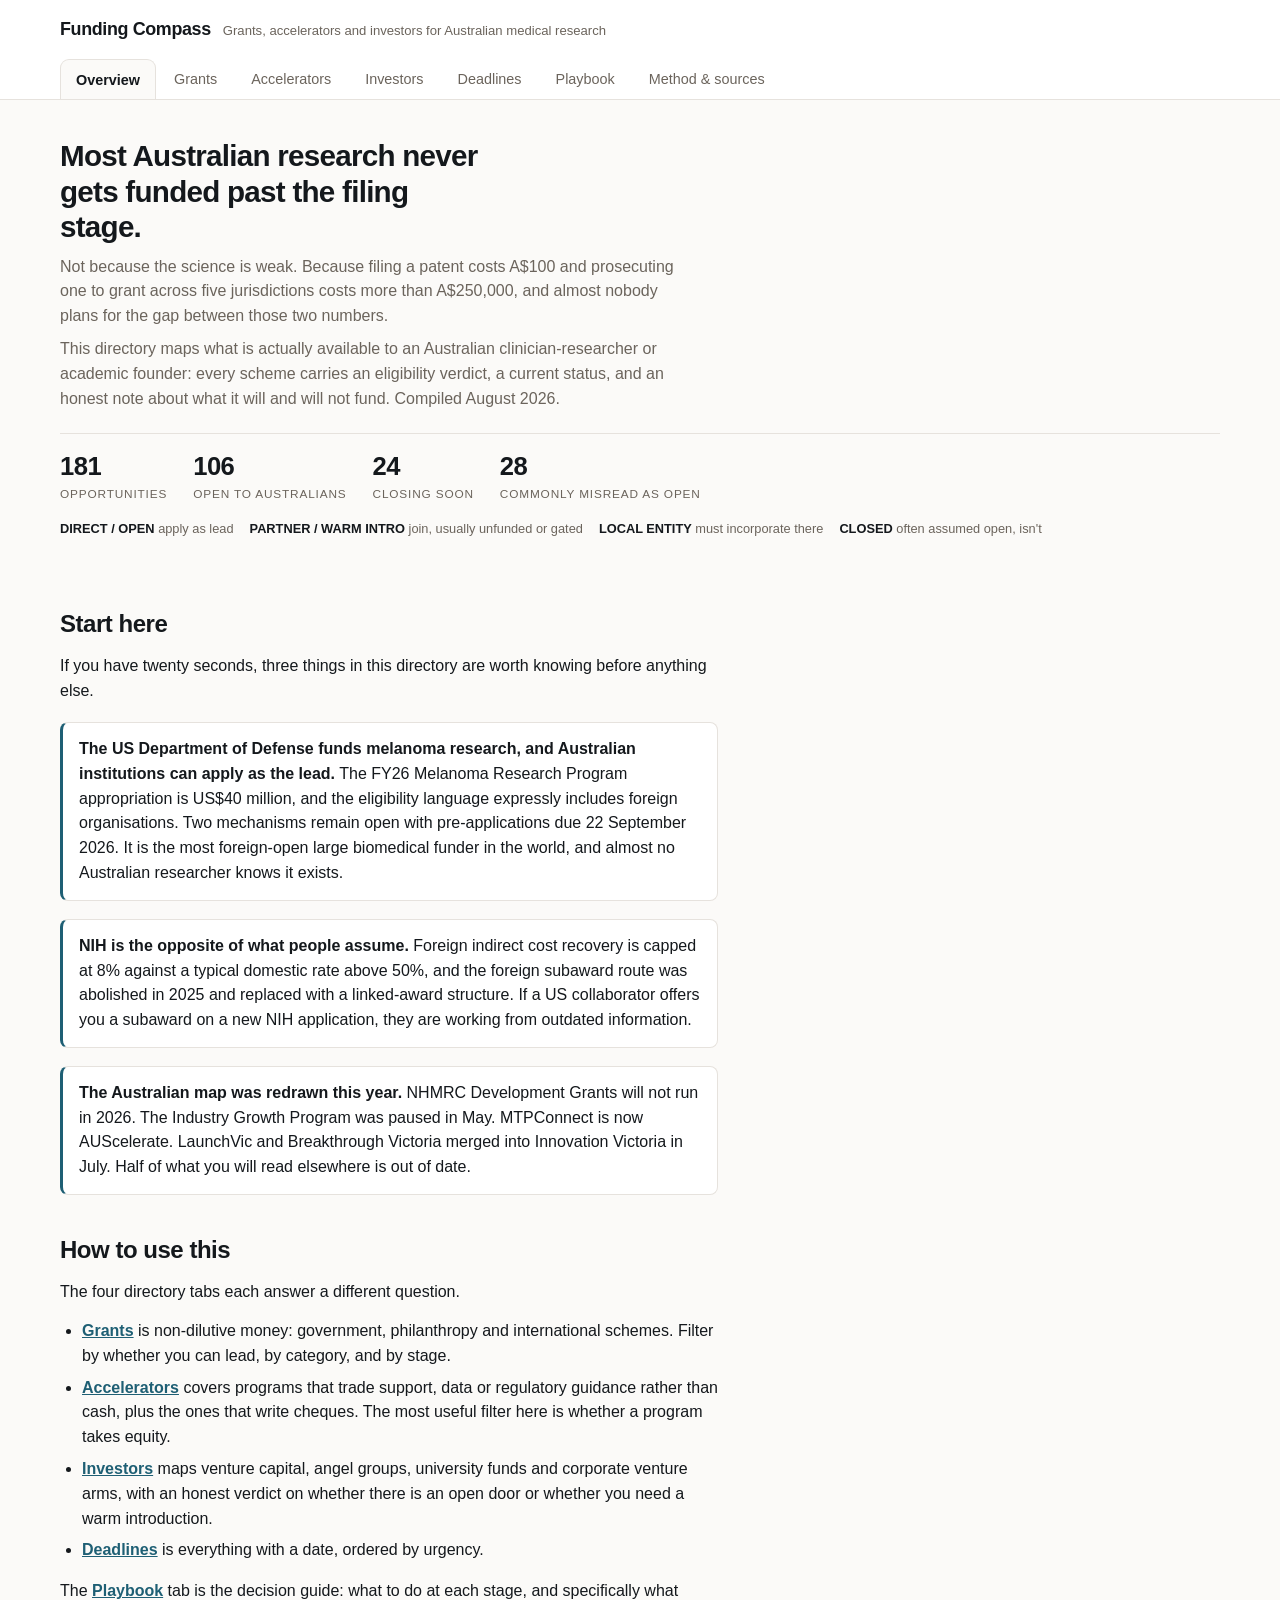
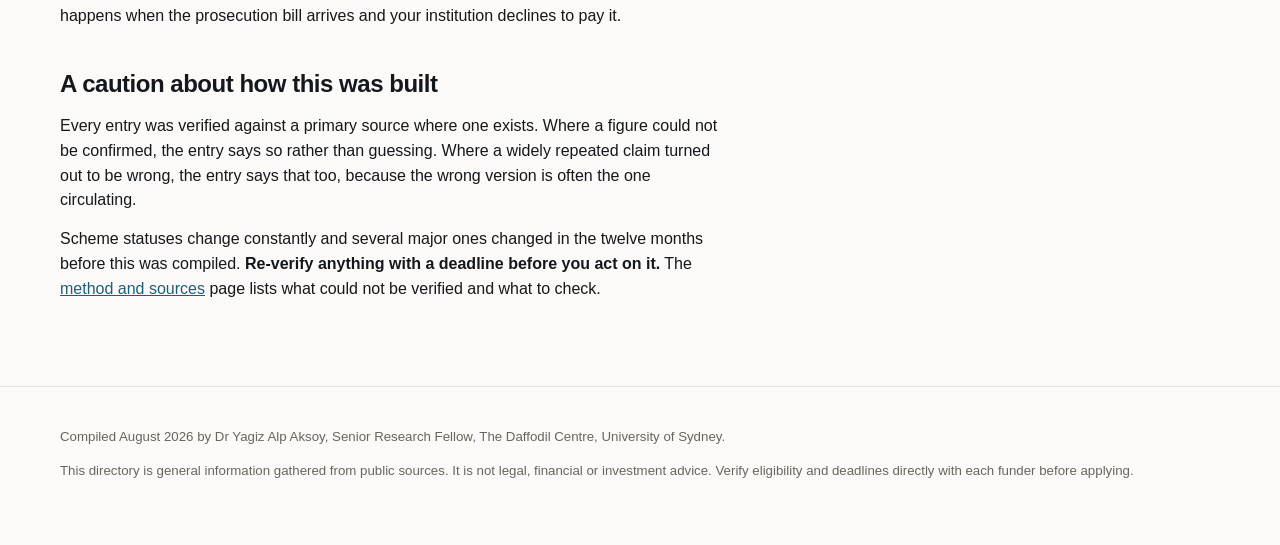
<file: index.html>
<!DOCTYPE html>
<html lang="en">
<head>
<meta charset="utf-8">
<meta name="viewport" content="width=device-width, initial-scale=1">
<title>Funding Compass: grants, accelerators and investors for Australian medical research</title>
<meta name="description" content="A verified directory of grants, accelerators and investors for Australian clinician-researchers working in melanoma, skin cancer and health AI.">
<link rel="stylesheet" href="assets/style.css">
<!-- Google Analytics (GA4) -->
<script async src="https://www.googletagmanager.com/gtag/js?id=G-F5CBLBM7L3"></script>
<script>
window.dataLayer = window.dataLayer || [];
function gtag(){dataLayer.push(arguments);}
gtag('js', new Date());
gtag('config', 'G-F5CBLBM7L3');
</script>
</head>
<body>

<div class="topbar"><div class="topbar-in">
  <div class="brand">
    <h1>Funding Compass</h1>
    <span class="sub">Grants, accelerators and investors for Australian medical research</span>
  </div>
  <nav class="tabs">
    <a href="index.html" class="on">Overview</a>
    <a href="grants.html">Grants</a>
    <a href="accelerators.html">Accelerators</a>
    <a href="investors.html">Investors</a>
    <a href="deadlines.html">Deadlines</a>
    <a href="playbook.html">Playbook</a>
    <a href="methodology.html">Method &amp; sources</a>
  </nav>
</div></div>

<div class="wrap">
  <section class="hero">
    <h2>Most Australian research never gets funded past the filing stage.</h2>
    <p>Not because the science is weak. Because filing a patent costs A$100 and prosecuting one to grant across five jurisdictions costs more than A$250,000, and almost nobody plans for the gap between those two numbers.</p>
    <p>This directory maps what is actually available to an Australian clinician-researcher or academic founder: every scheme carries an eligibility verdict, a current status, and an honest note about what it will and will not fund. Compiled August 2026.</p>

    <div class="stats">
      <div class="stat"><b id="s-total">0</b><span>opportunities</span></div>
      <div class="stat"><b id="s-open">0</b><span>open to Australians</span></div>
      <div class="stat"><b id="s-urgent">0</b><span>closing soon</span></div>
      <div class="stat"><b id="s-closed">0</b><span>commonly misread as open</span></div>
    </div>
    <div class="legend">
      <span><b>DIRECT / OPEN</b> apply as lead</span>
      <span><b>PARTNER / WARM INTRO</b> join, usually unfunded or gated</span>
      <span><b>LOCAL ENTITY</b> must incorporate there</span>
      <span><b>CLOSED</b> often assumed open, isn't</span>
    </div>
  </section>

  <div class="prose">
    <h2>Start here</h2>
    <p>If you have twenty seconds, three things in this directory are worth knowing before anything else.</p>

    <div class="callout">
      <p><b>The US Department of Defense funds melanoma research, and Australian institutions can apply as the lead.</b> The FY26 Melanoma Research Program appropriation is US$40 million, and the eligibility language expressly includes foreign organisations. Two mechanisms remain open with pre-applications due 22 September 2026. It is the most foreign-open large biomedical funder in the world, and almost no Australian researcher knows it exists.</p>
    </div>

    <div class="callout">
      <p><b>NIH is the opposite of what people assume.</b> Foreign indirect cost recovery is capped at 8% against a typical domestic rate above 50%, and the foreign subaward route was abolished in 2025 and replaced with a linked-award structure. If a US collaborator offers you a subaward on a new NIH application, they are working from outdated information.</p>
    </div>

    <div class="callout">
      <p><b>The Australian map was redrawn this year.</b> NHMRC Development Grants will not run in 2026. The Industry Growth Program was paused in May. MTPConnect is now AUScelerate. LaunchVic and Breakthrough Victoria merged into Innovation Victoria in July. Half of what you will read elsewhere is out of date.</p>
    </div>

    <h2>How to use this</h2>
    <p>The four directory tabs each answer a different question.</p>
    <ul>
      <li><b><a href="grants.html">Grants</a></b> is non-dilutive money: government, philanthropy and international schemes. Filter by whether you can lead, by category, and by stage.</li>
      <li><b><a href="accelerators.html">Accelerators</a></b> covers programs that trade support, data or regulatory guidance rather than cash, plus the ones that write cheques. The most useful filter here is whether a program takes equity.</li>
      <li><b><a href="investors.html">Investors</a></b> maps venture capital, angel groups, university funds and corporate venture arms, with an honest verdict on whether there is an open door or whether you need a warm introduction.</li>
      <li><b><a href="deadlines.html">Deadlines</a></b> is everything with a date, ordered by urgency.</li>
    </ul>
    <p>The <b><a href="playbook.html">Playbook</a></b> tab is the decision guide: what to do at each stage, and specifically what happens when the prosecution bill arrives and your institution declines to pay it.</p>

    <h2>A caution about how this was built</h2>
    <p>Every entry was verified against a primary source where one exists. Where a figure could not be confirmed, the entry says so rather than guessing. Where a widely repeated claim turned out to be wrong, the entry says that too, because the wrong version is often the one circulating.</p>
    <p>Scheme statuses change constantly and several major ones changed in the twelve months before this was compiled. <b>Re-verify anything with a deadline before you act on it.</b> The <a href="methodology.html">method and sources</a> page lists what could not be verified and what to check.</p>
  </div>
</div>

<footer><div class="wrap">
  <p>Compiled August 2026 by Dr Yagiz Alp Aksoy, Senior Research Fellow, The Daffodil Centre, University of Sydney.</p>
  <p>This directory is general information gathered from public sources. It is not legal, financial or investment advice. Verify eligibility and deadlines directly with each funder before applying.</p>
</div></footer>

<script src="assets/data-grants.js"></script>
<script src="assets/data-accelerators.js"></script>
<script src="assets/data-investors.js"></script>
<script>
const ALL = [].concat(window.GRANTS, window.ACCELERATORS, window.INVESTORS);
const openV = ['DIRECT','OPEN'];
document.getElementById('s-total').textContent  = ALL.length;
document.getElementById('s-open').textContent   = ALL.filter(x=>openV.includes(x.verdict)).length;
document.getElementById('s-urgent').textContent = ALL.filter(x=>x.urgent).length;
document.getElementById('s-closed').textContent = ALL.filter(x=>x.verdict==='CLOSED').length;
</script>
</body>
</html>
</file>
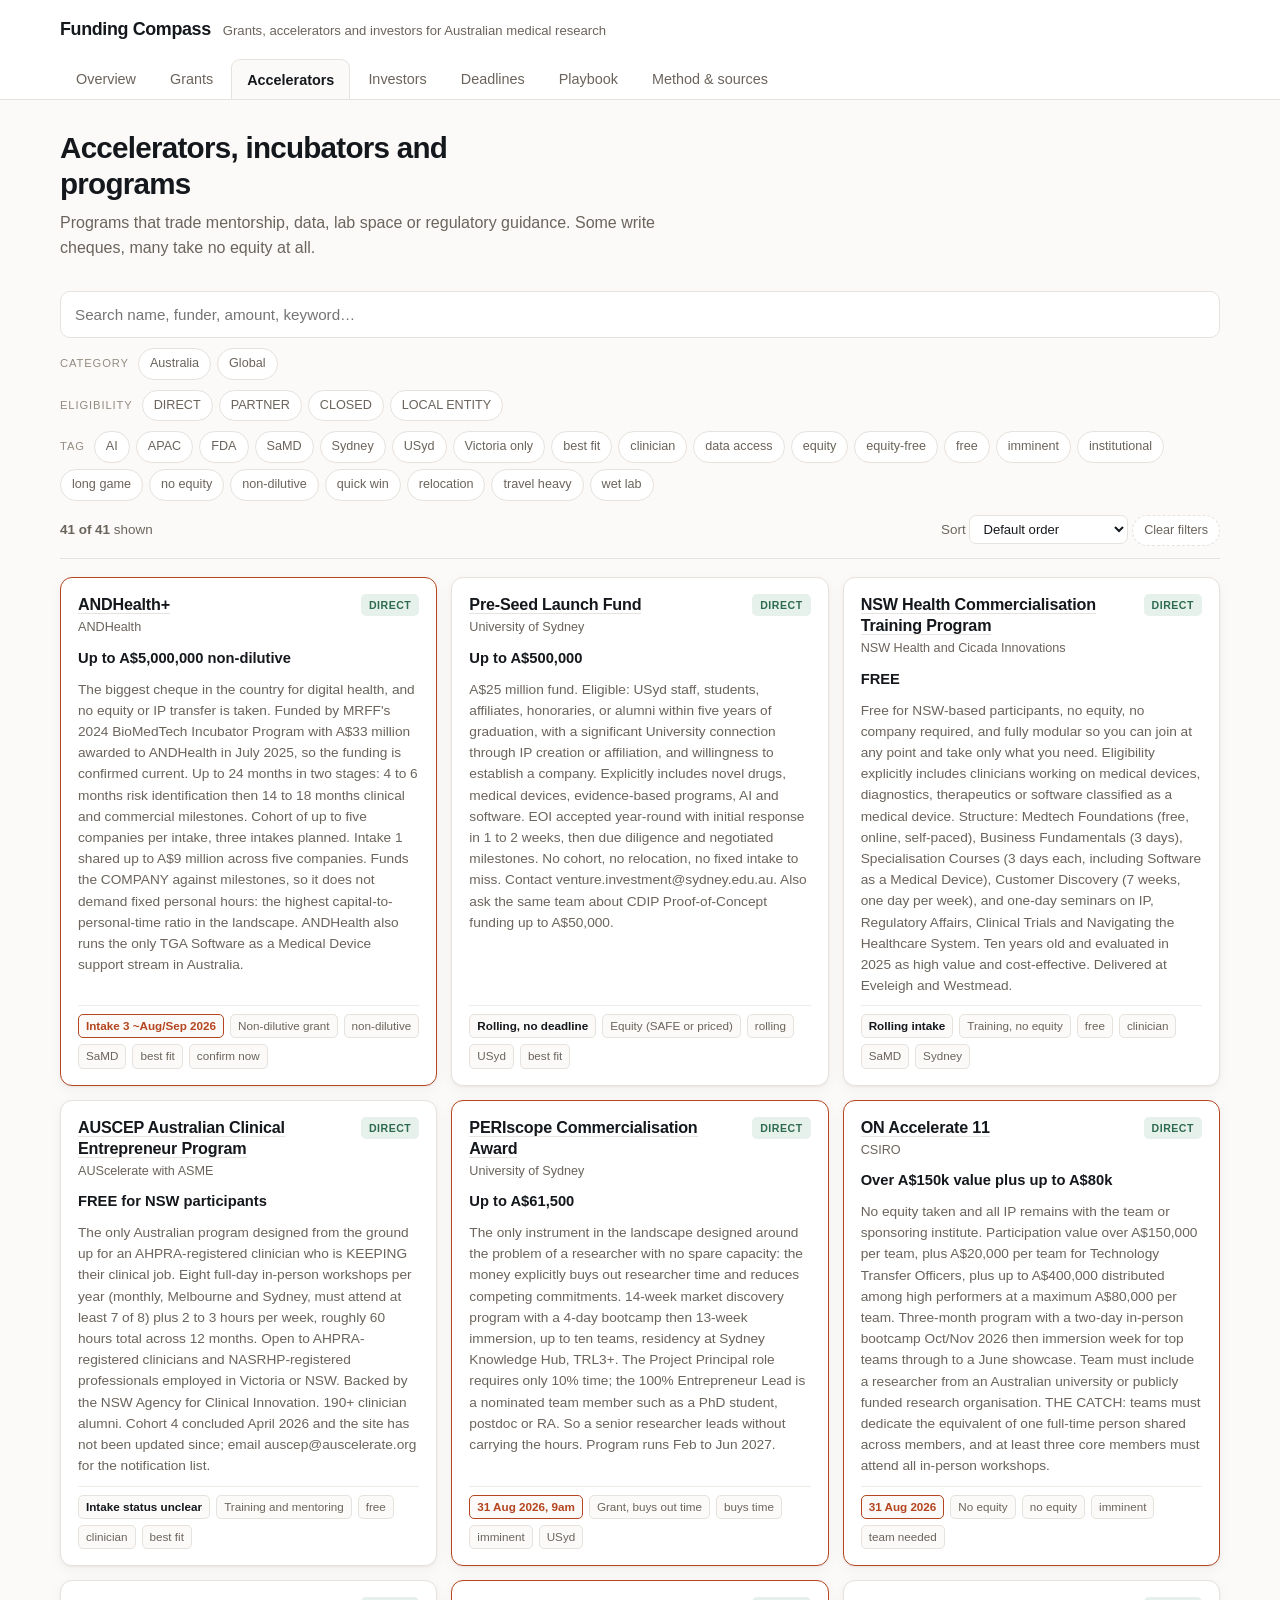
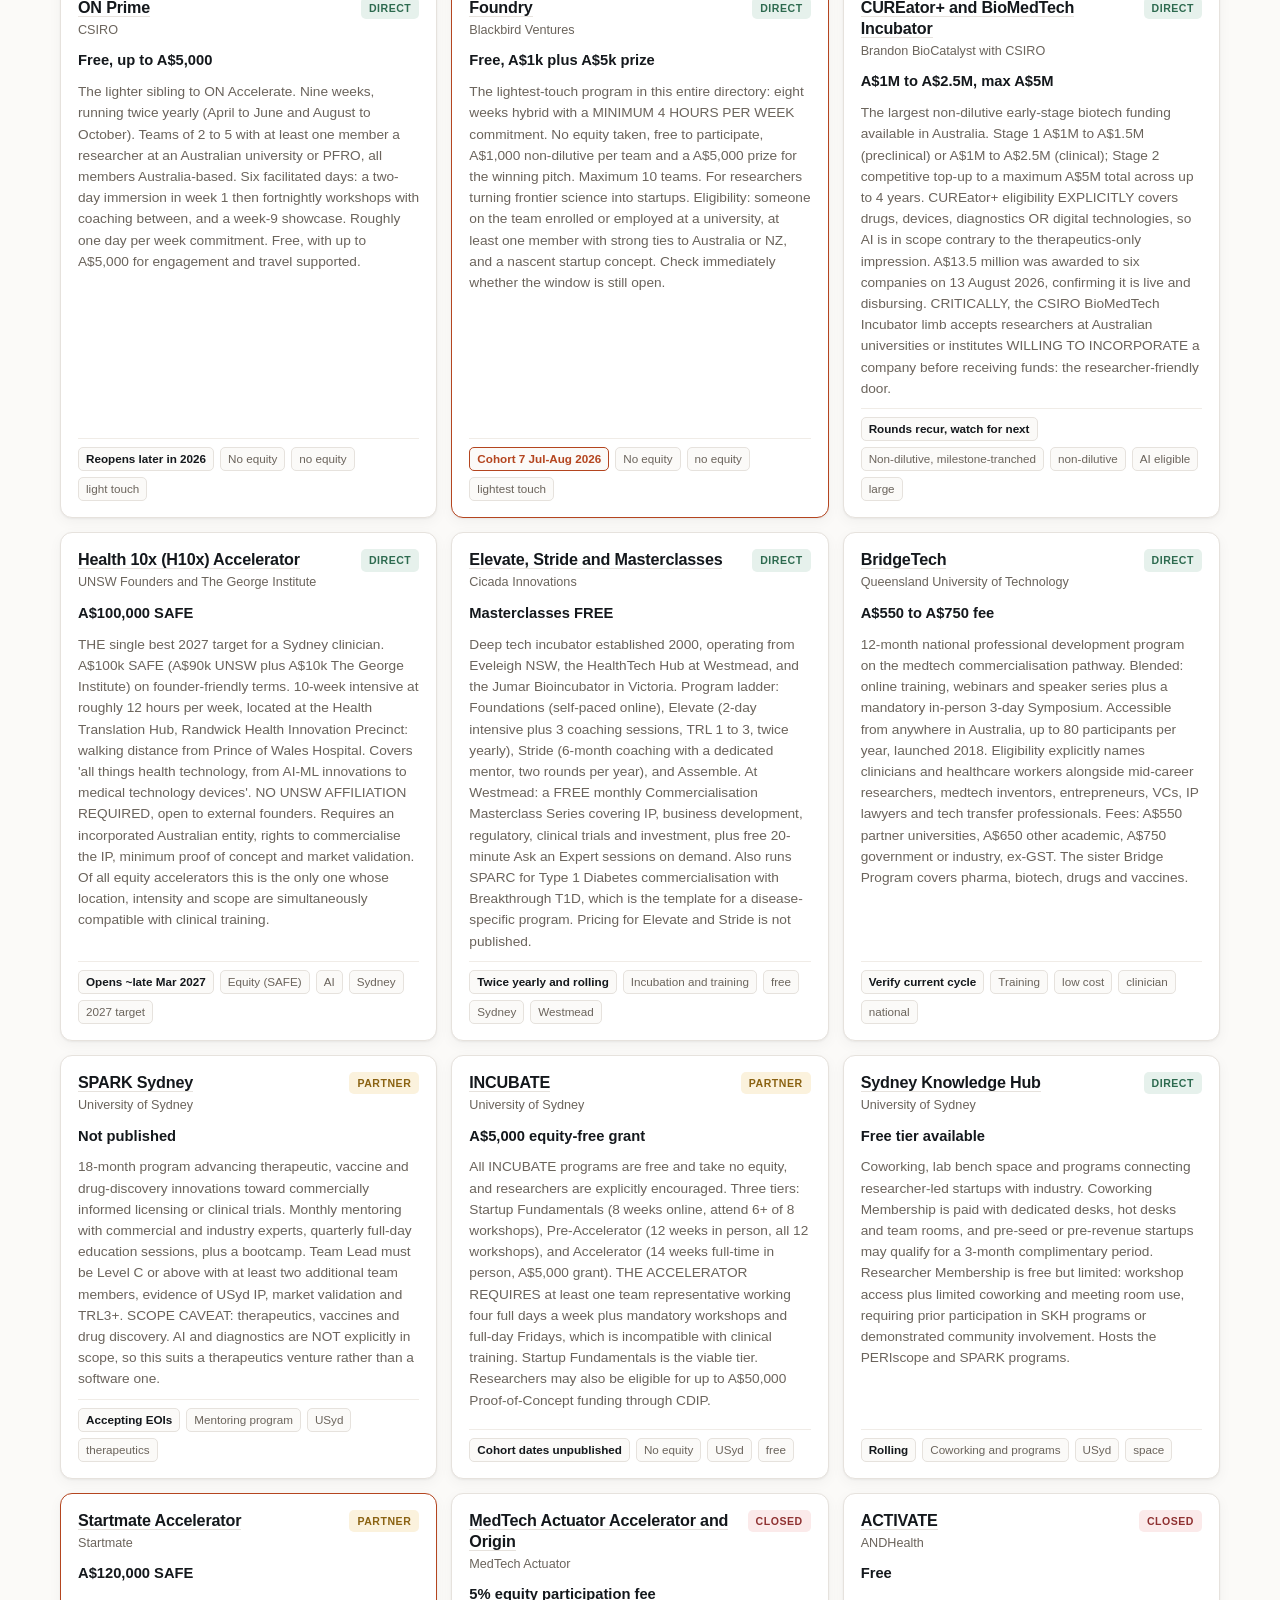
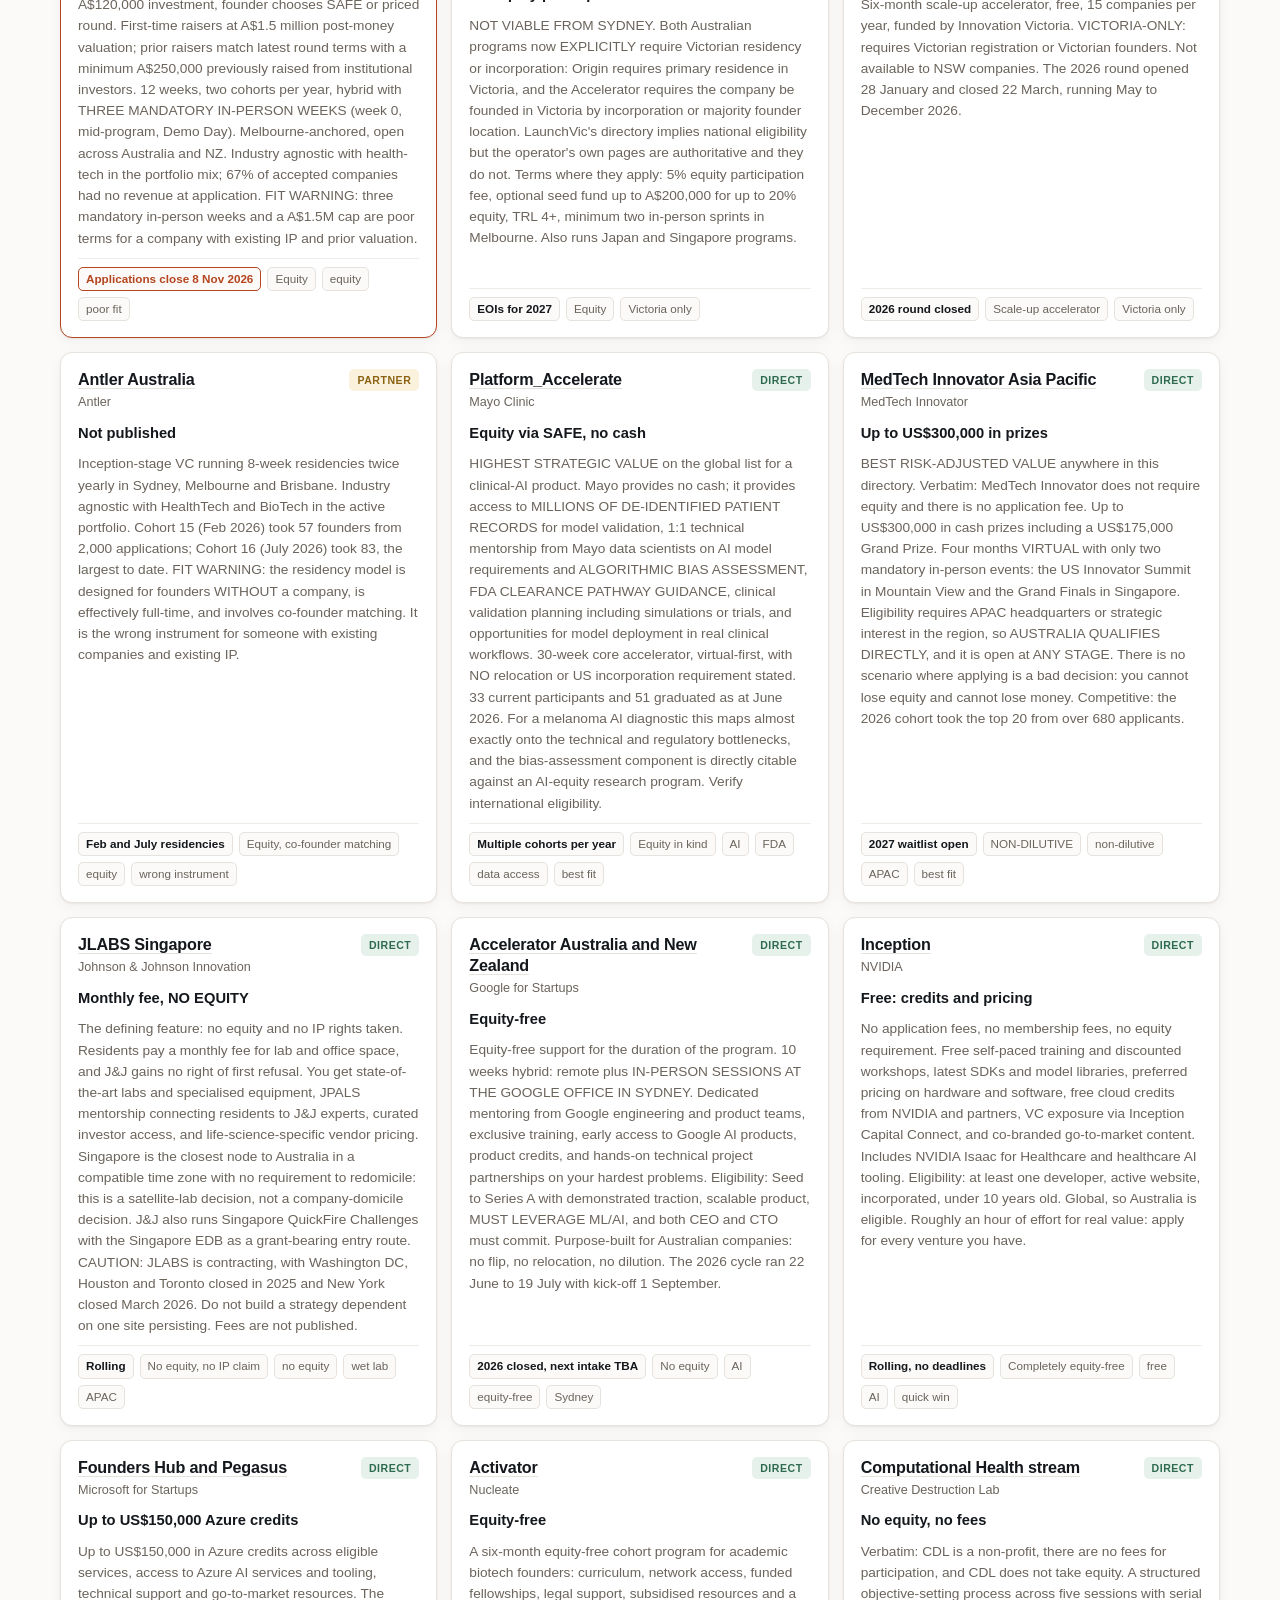
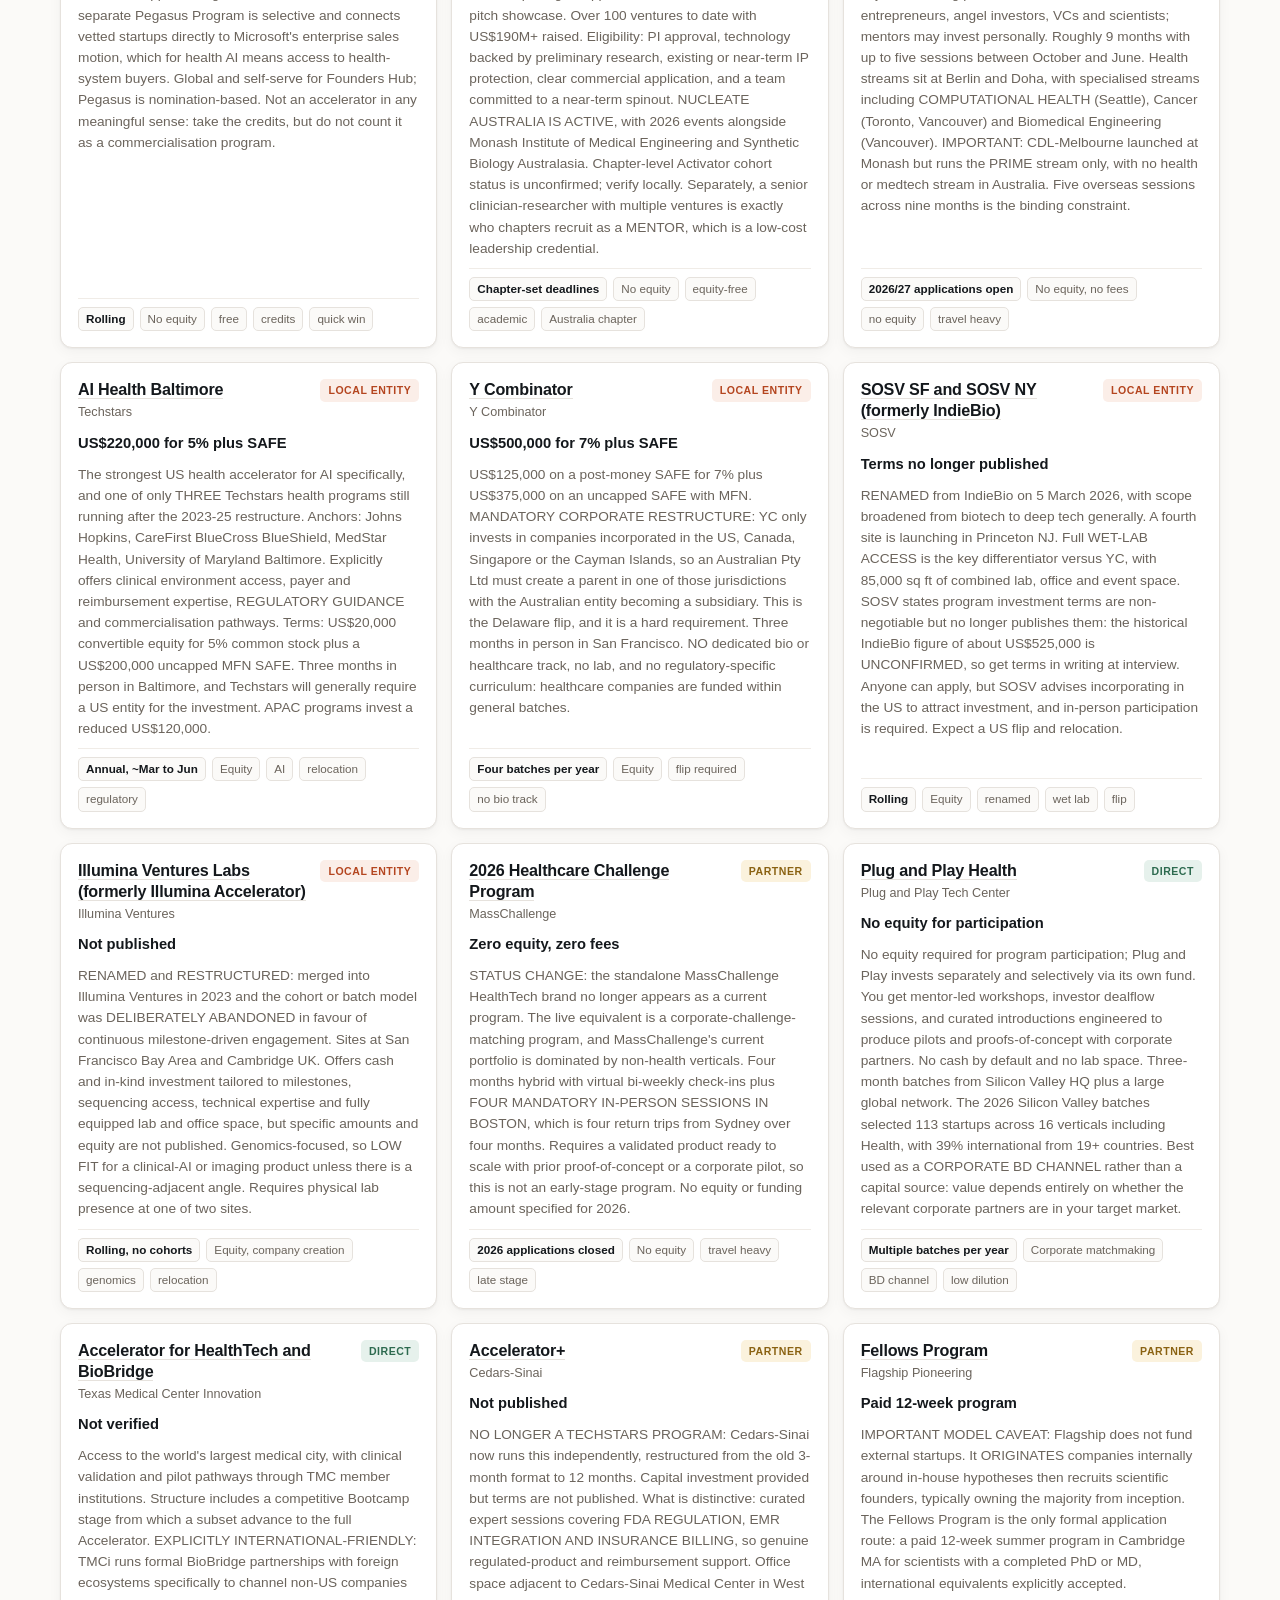
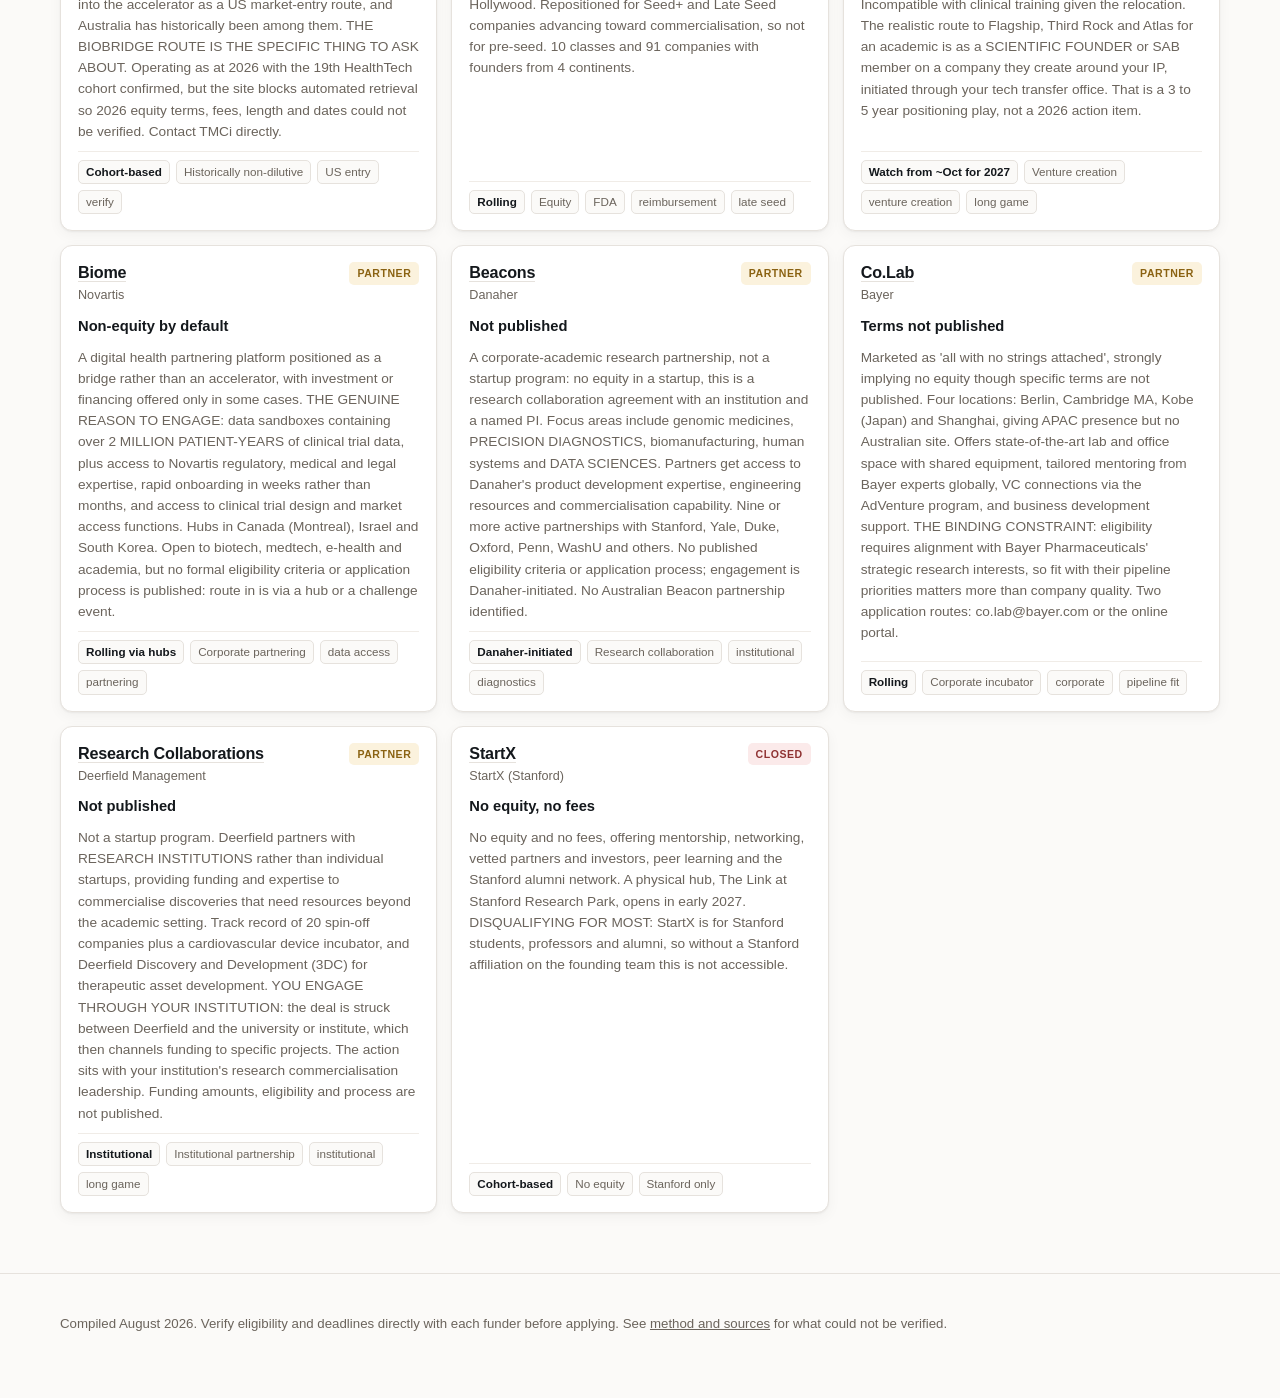
<file: accelerators.html>
<!DOCTYPE html>
<html lang="en">
<head>
<meta charset="utf-8">
<meta name="viewport" content="width=device-width, initial-scale=1">
<title>Accelerators | Funding Compass</title>
<meta name="description" content="Programs that trade mentorship, data, lab space or regulatory guidance. Some write cheques, many take no equity at all.">
<link rel="stylesheet" href="assets/style.css">
<!-- Google Analytics (GA4) -->
<script async src="https://www.googletagmanager.com/gtag/js?id=G-F5CBLBM7L3"></script>
<script>
window.dataLayer = window.dataLayer || [];
function gtag(){dataLayer.push(arguments);}
gtag('js', new Date());
gtag('config', 'G-F5CBLBM7L3');
</script>
</head>
<body>

<div class="topbar"><div class="topbar-in">
  <div class="brand">
    <h1>Funding Compass</h1>
    <span class="sub">Grants, accelerators and investors for Australian medical research</span>
  </div>
  <nav class="tabs">
    <a href="index.html">Overview</a>
    <a href="grants.html">Grants</a>
    <a href="accelerators.html" class="on">Accelerators</a>
    <a href="investors.html">Investors</a>
    <a href="deadlines.html">Deadlines</a>
    <a href="playbook.html">Playbook</a>
    <a href="methodology.html">Method &amp; sources</a>
  </nav>
</div></div>

<div class="wrap">
  <section class="hero" style="padding:30px 0 8px">
    <h2>Accelerators, incubators and programs</h2>
    <p>Programs that trade mentorship, data, lab space or regulatory guidance. Some write cheques, many take no equity at all.</p>
  </section>

  <div class="controls">
    <input type="search" id="q" placeholder="Search name, funder, amount, keyword&hellip;" autocomplete="off">
    <div class="chiprow" id="cat-chips"></div>
    <div class="chiprow" id="ver-chips"></div>
    <div class="chiprow" id="tag-chips"></div>
    <div class="resultbar">
      <span><b id="count">0</b> shown</span>
      <span>
        <label for="sort">Sort</label>
        <select id="sort">
          <option value="default">Default order</option>
          <option value="open">Most accessible first</option>
          <option value="urgent">Closing soon first</option>
          <option value="name">Name A to Z</option>
        </select>
        <button class="chip reset" id="reset" type="button">Clear filters</button>
      </span>
    </div>
  </div>

  <div class="grid" id="grid"></div>
  <div class="empty" id="empty" hidden>Nothing matches those filters. Try clearing one.</div>
</div>

<footer><div class="wrap">
  <p>Compiled August 2026. Verify eligibility and deadlines directly with each funder before applying. See <a href="methodology.html">method and sources</a> for what could not be verified.</p>
</div></footer>

<script src="assets/data-accelerators.js"></script>
<script src="assets/app.js"></script>
<script>initDirectory({data: window.ACCELERATORS, verdictLabel: "Eligibility"});</script>
</body>
</html>
</file>
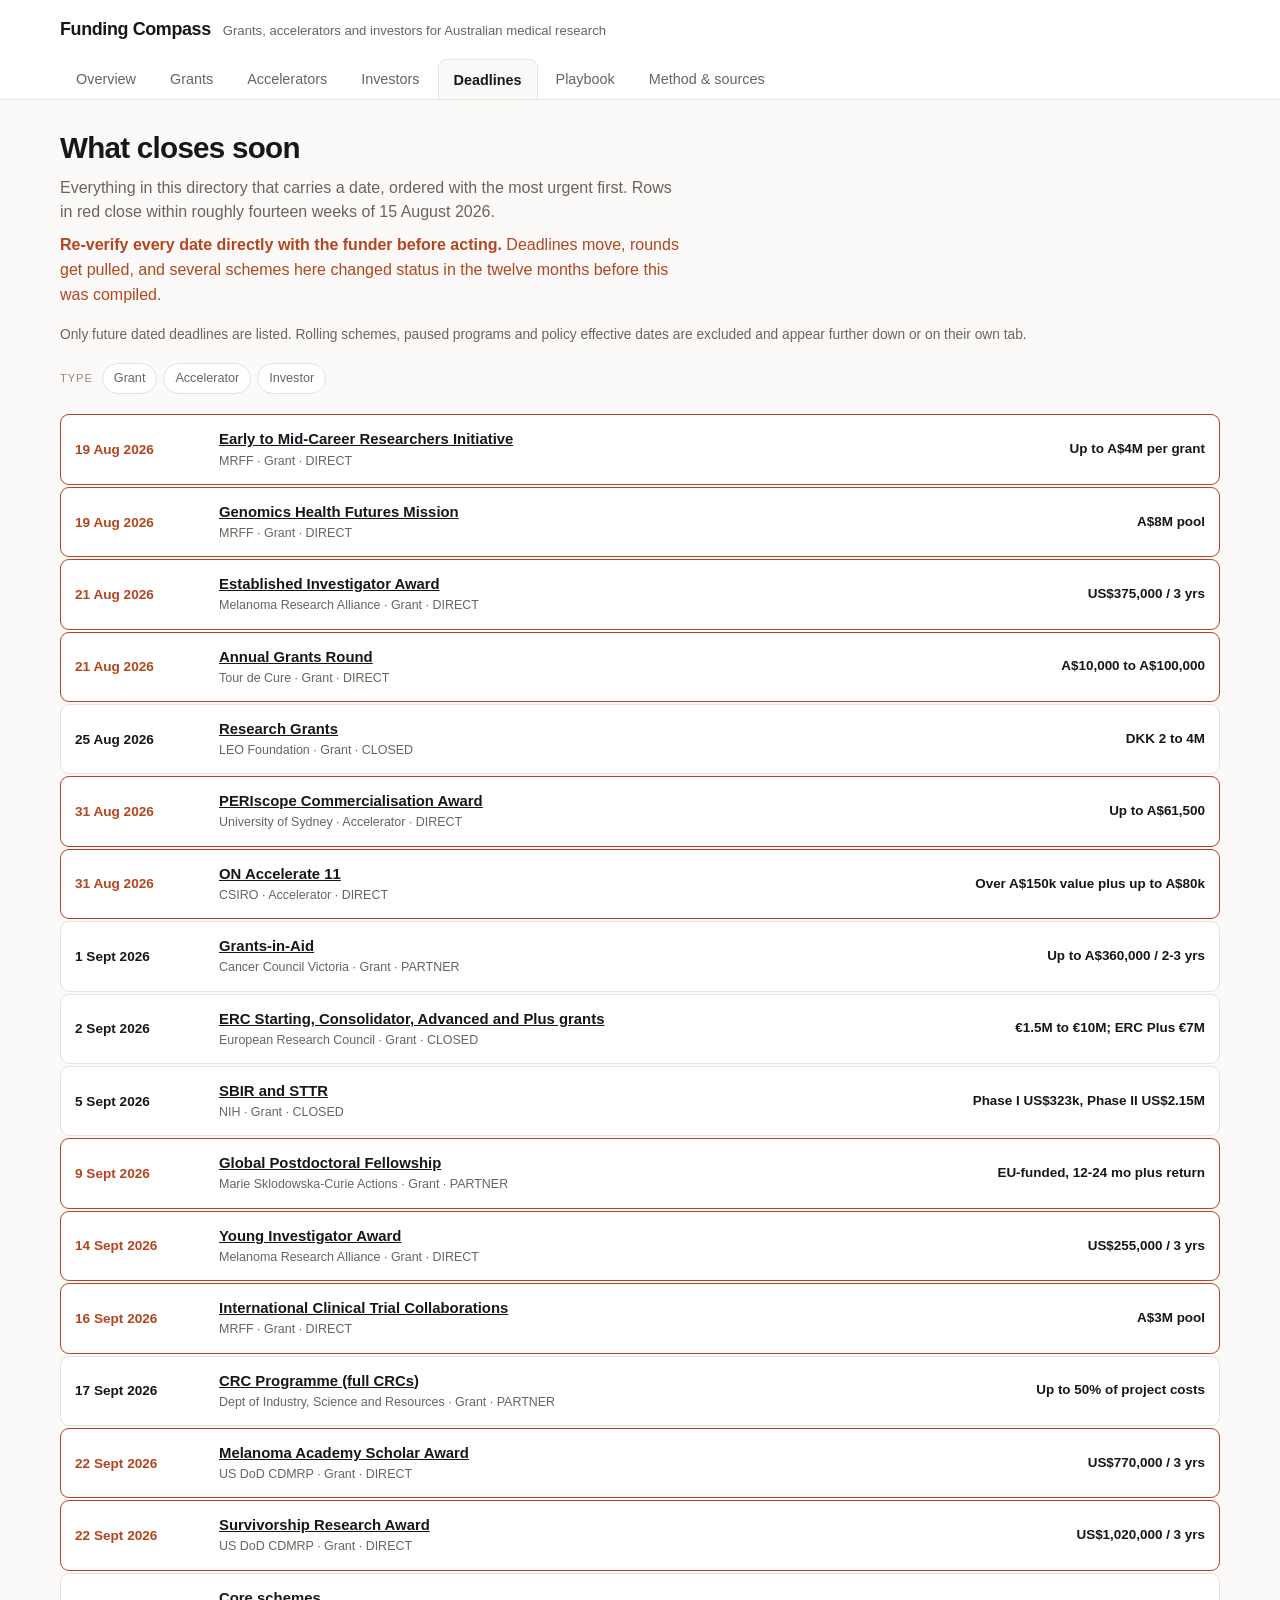
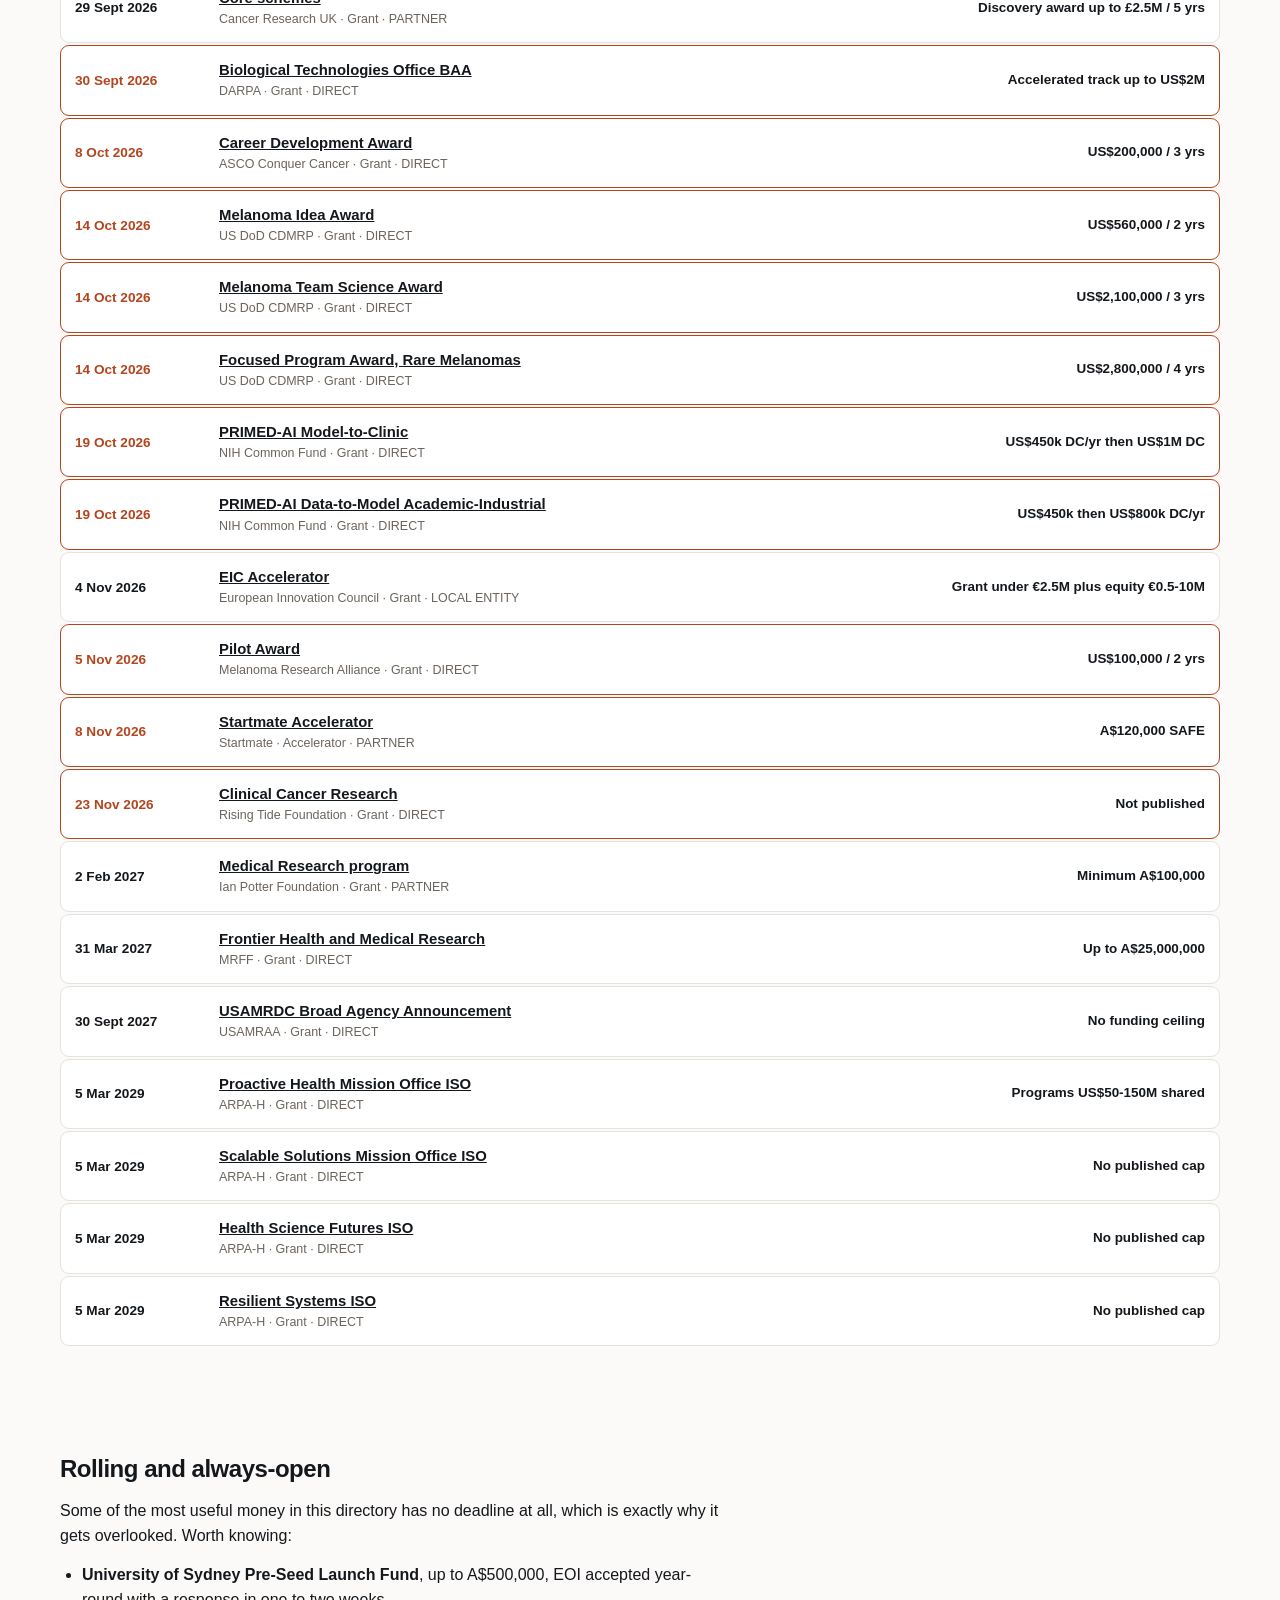
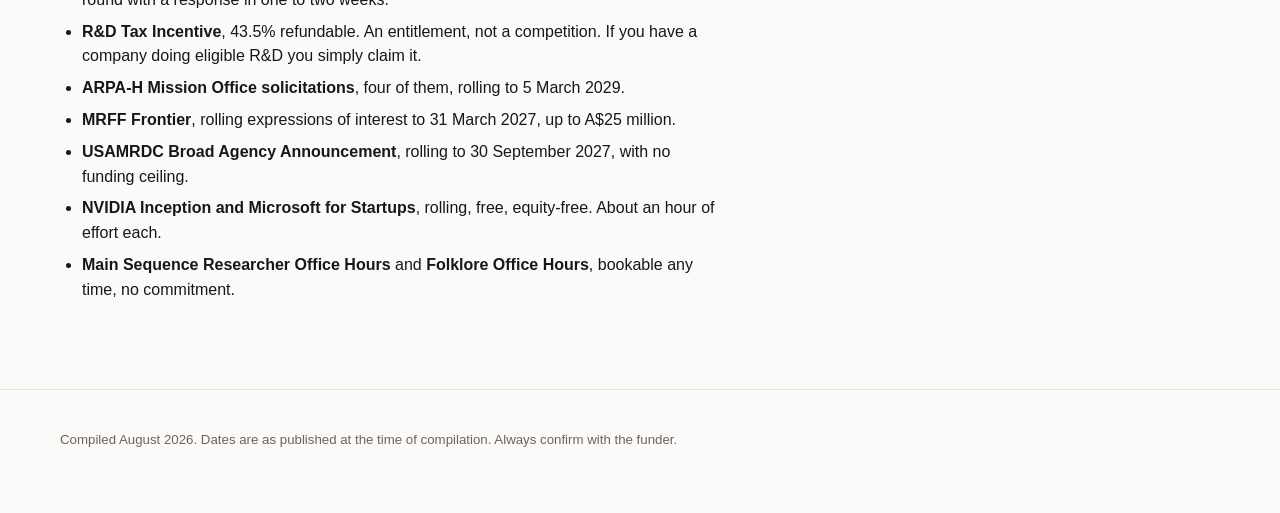
<file: deadlines.html>
<!DOCTYPE html>
<html lang="en">
<head>
<meta charset="utf-8">
<meta name="viewport" content="width=device-width, initial-scale=1">
<title>Deadlines | Funding Compass</title>
<meta name="description" content="Every dated funding opportunity for Australian medical researchers, ordered by urgency.">
<link rel="stylesheet" href="assets/style.css">
<!-- Google Analytics (GA4) -->
<script async src="https://www.googletagmanager.com/gtag/js?id=G-F5CBLBM7L3"></script>
<script>
window.dataLayer = window.dataLayer || [];
function gtag(){dataLayer.push(arguments);}
gtag('js', new Date());
gtag('config', 'G-F5CBLBM7L3');
</script>
</head>
<body>

<div class="topbar"><div class="topbar-in">
  <div class="brand">
    <h1>Funding Compass</h1>
    <span class="sub">Grants, accelerators and investors for Australian medical research</span>
  </div>
  <nav class="tabs">
    <a href="index.html">Overview</a>
    <a href="grants.html">Grants</a>
    <a href="accelerators.html">Accelerators</a>
    <a href="investors.html">Investors</a>
    <a href="deadlines.html" class="on">Deadlines</a>
    <a href="playbook.html">Playbook</a>
    <a href="methodology.html">Method &amp; sources</a>
  </nav>
</div></div>

<div class="wrap">
  <section class="hero" style="padding:30px 0 8px">
    <h2>What closes soon</h2>
    <p>Everything in this directory that carries a date, ordered with the most urgent first. Rows in red close within roughly fourteen weeks of 15 August 2026.</p>
    <p style="color:var(--signal)"><b>Re-verify every date directly with the funder before acting.</b> Deadlines move, rounds get pulled, and several schemes here changed status in the twelve months before this was compiled.</p>
  </section>

  <p style="color:var(--muted);font-size:.86rem;margin:0">Only future dated deadlines are listed. Rolling schemes, paused programs and policy effective dates are excluded and appear further down or on their own tab.</p>
  <div class="chiprow" id="cat-chips" style="margin:18px 0 0"></div>
  <div class="dl" id="dl"></div>
  <div class="empty" id="empty" hidden>Nothing matches that filter.</div>

  <div class="prose">
    <h2>Rolling and always-open</h2>
    <p>Some of the most useful money in this directory has no deadline at all, which is exactly why it gets overlooked. Worth knowing:</p>
    <ul>
      <li><b>University of Sydney Pre-Seed Launch Fund</b>, up to A$500,000, EOI accepted year-round with a response in one to two weeks.</li>
      <li><b>R&amp;D Tax Incentive</b>, 43.5% refundable. An entitlement, not a competition. If you have a company doing eligible R&amp;D you simply claim it.</li>
      <li><b>ARPA-H Mission Office solicitations</b>, four of them, rolling to 5 March 2029.</li>
      <li><b>MRFF Frontier</b>, rolling expressions of interest to 31 March 2027, up to A$25 million.</li>
      <li><b>USAMRDC Broad Agency Announcement</b>, rolling to 30 September 2027, with no funding ceiling.</li>
      <li><b>NVIDIA Inception and Microsoft for Startups</b>, rolling, free, equity-free. About an hour of effort each.</li>
      <li><b>Main Sequence Researcher Office Hours</b> and <b>Folklore Office Hours</b>, bookable any time, no commitment.</li>
    </ul>
  </div>
</div>

<footer><div class="wrap">
  <p>Compiled August 2026. Dates are as published at the time of compilation. Always confirm with the funder.</p>
</div></footer>

<script src="assets/data-grants.js"></script>
<script src="assets/data-accelerators.js"></script>
<script src="assets/data-investors.js"></script>
<script>
const ALL = [].concat(
  window.GRANTS.map(x=>Object.assign({src:'Grant'},x)),
  window.ACCELERATORS.map(x=>Object.assign({src:'Accelerator'},x)),
  window.INVESTORS.map(x=>Object.assign({src:'Investor'},x))
);

/* Only entries with a real, dated deadline. */
const MONTHS = {Jan:0,Feb:1,Mar:2,Apr:3,May:4,Jun:5,Jul:6,Aug:7,Sep:8,Oct:9,Nov:10,Dec:11};
const REFERENCE = new Date(2026,7,15); /* compilation date */

/* A timing string is a real deadline only if it names a date AND is not
   a policy effective date, a pause date or a historical note. */
const NOT_A_DEADLINE = /^(from|paused|performers|closed|n\/a|last call|renamed)/i;

function parseDeadline(s){
  if(!s || NOT_A_DEADLINE.test(s.trim())) return null;
  const m = s.match(/(\d{1,2})\s+(Jan|Feb|Mar|Apr|May|Jun|Jul|Aug|Sep|Oct|Nov|Dec)\s+(\d{4})/);
  if(!m) return null;
  const d = new Date(+m[3], MONTHS[m[2]], +m[1]);
  return d < REFERENCE ? null : d;   /* drop anything already past */
}
const dated = ALL.map(x => ({...x, _d: parseDeadline(x.timing)}))
                 .filter(x => x._d)
                 .sort((a,b) => a._d - b._d);

const host = document.getElementById('dl');
const empty = document.getElementById('empty');
const fSrc = new Set();

const chipHost = document.getElementById('cat-chips');
const lbl = document.createElement('span');
lbl.className='chiplbl'; lbl.textContent='Type';
chipHost.appendChild(lbl);
['Grant','Accelerator','Investor'].forEach(v=>{
  const b=document.createElement('button');
  b.className='chip'; b.type='button'; b.textContent=v; b.setAttribute('aria-pressed','false');
  b.onclick=()=>{ fSrc.has(v)?fSrc.delete(v):fSrc.add(v); b.setAttribute('aria-pressed',fSrc.has(v)); draw(); };
  chipHost.appendChild(b);
});

function fmt(d){
  return d.toLocaleDateString('en-AU',{day:'numeric',month:'short',year:'numeric'});
}
function draw(){
  const out = dated.filter(x => !fSrc.size || fSrc.has(x.src));
  host.innerHTML='';
  out.forEach(x=>{
    const row=document.createElement('div');
    row.className='dl-row'+(x.urgent?' soon':'');
    const link = x.url ? `<a href="${x.url}" target="_blank" rel="noopener" style="color:inherit">${x.n}</a>` : x.n;
    row.innerHTML=`
      <div class="dl-date">${fmt(x._d)}</div>
      <div><div class="dl-name">${link}</div><div class="dl-org">${x.org} &middot; ${x.src} &middot; ${x.verdict}</div></div>
      <div class="dl-amt">${x.amount||''}</div>`;
    host.appendChild(row);
  });
  empty.hidden = out.length>0;
}
draw();
</script>
</body>
</html>
</file>
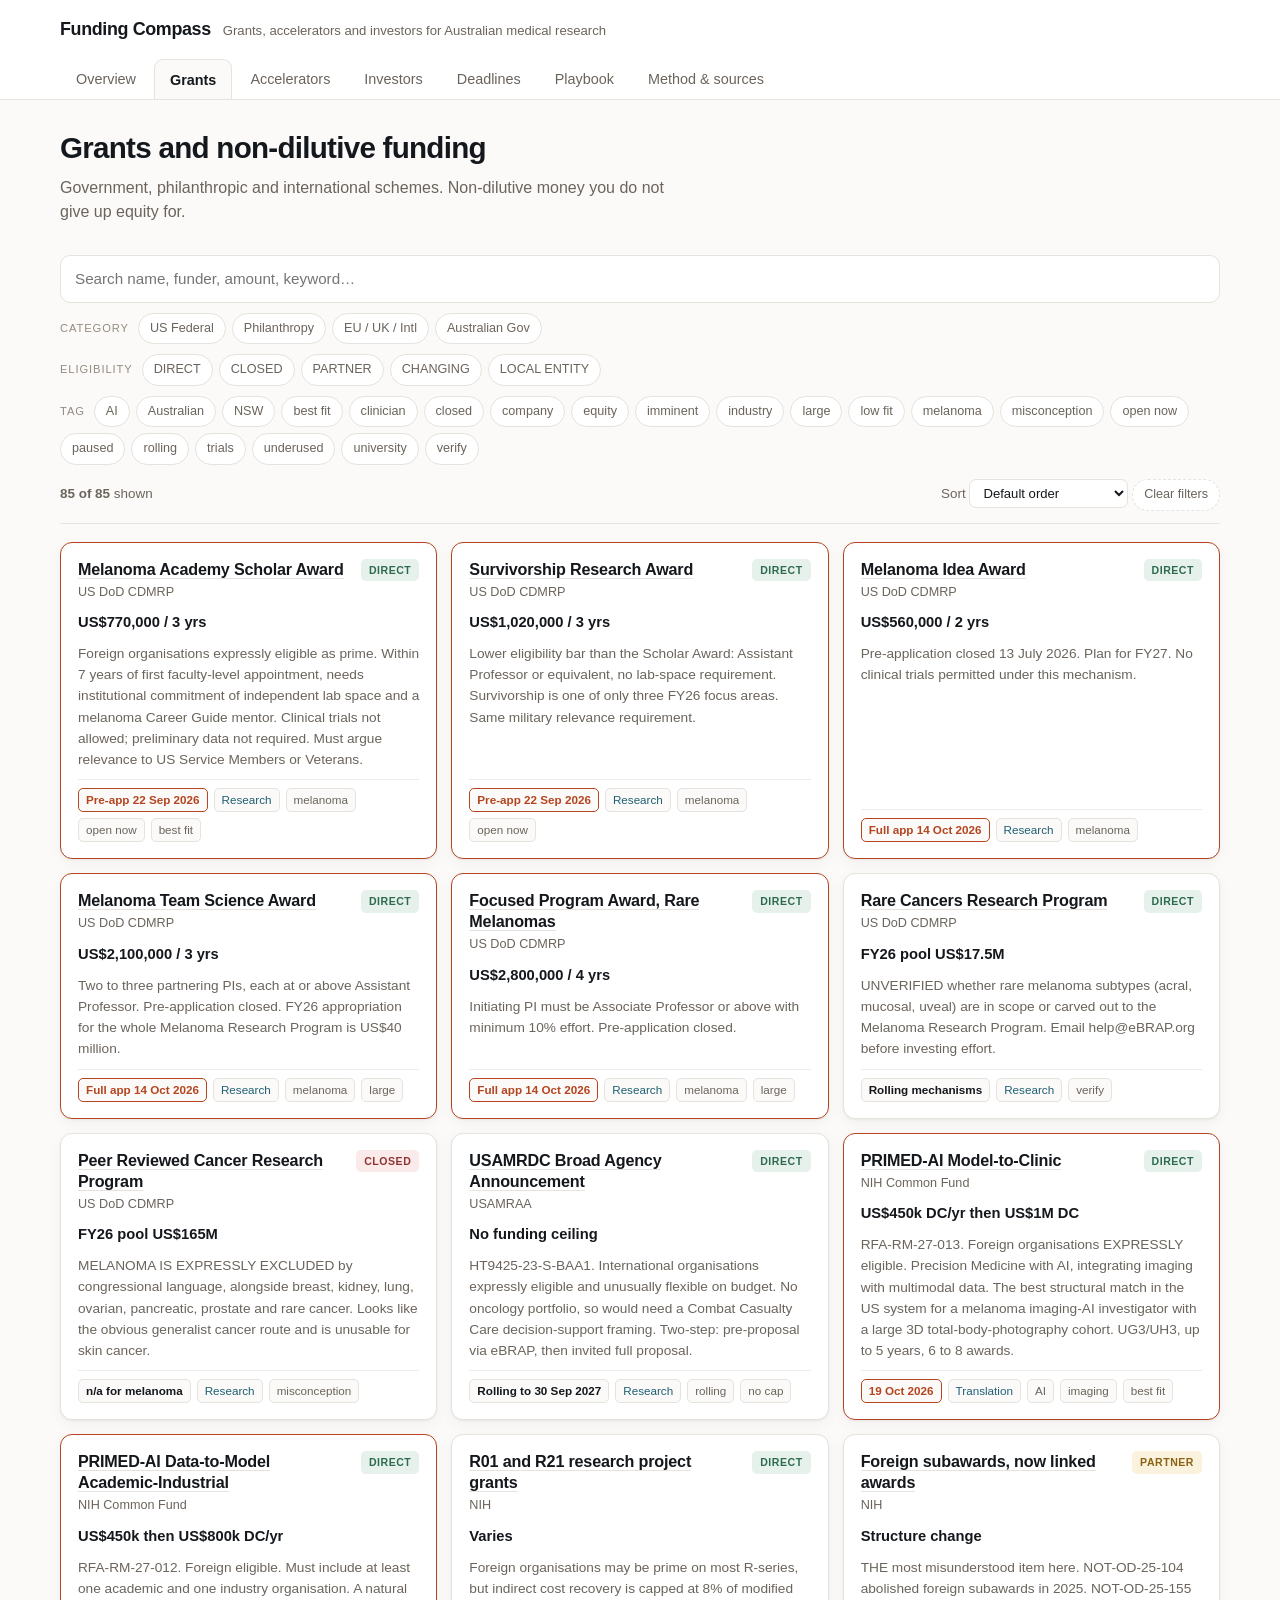
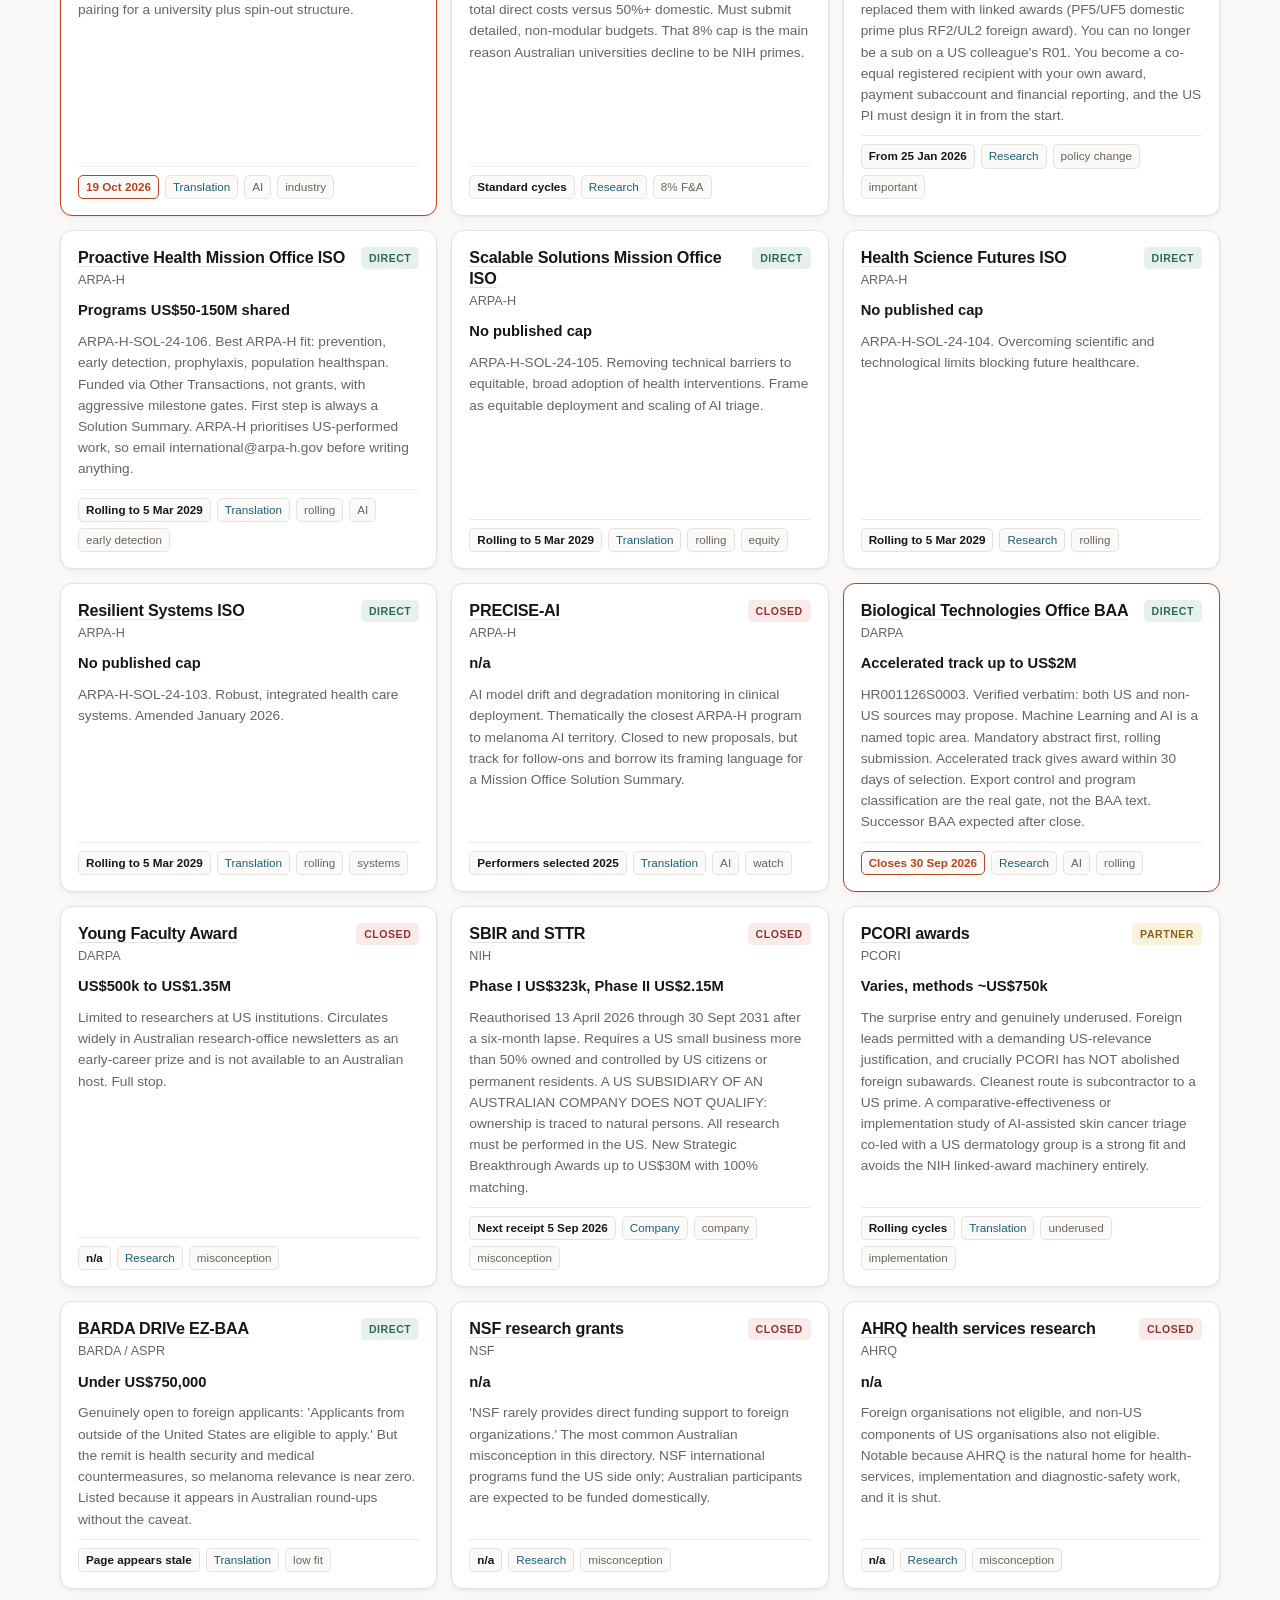
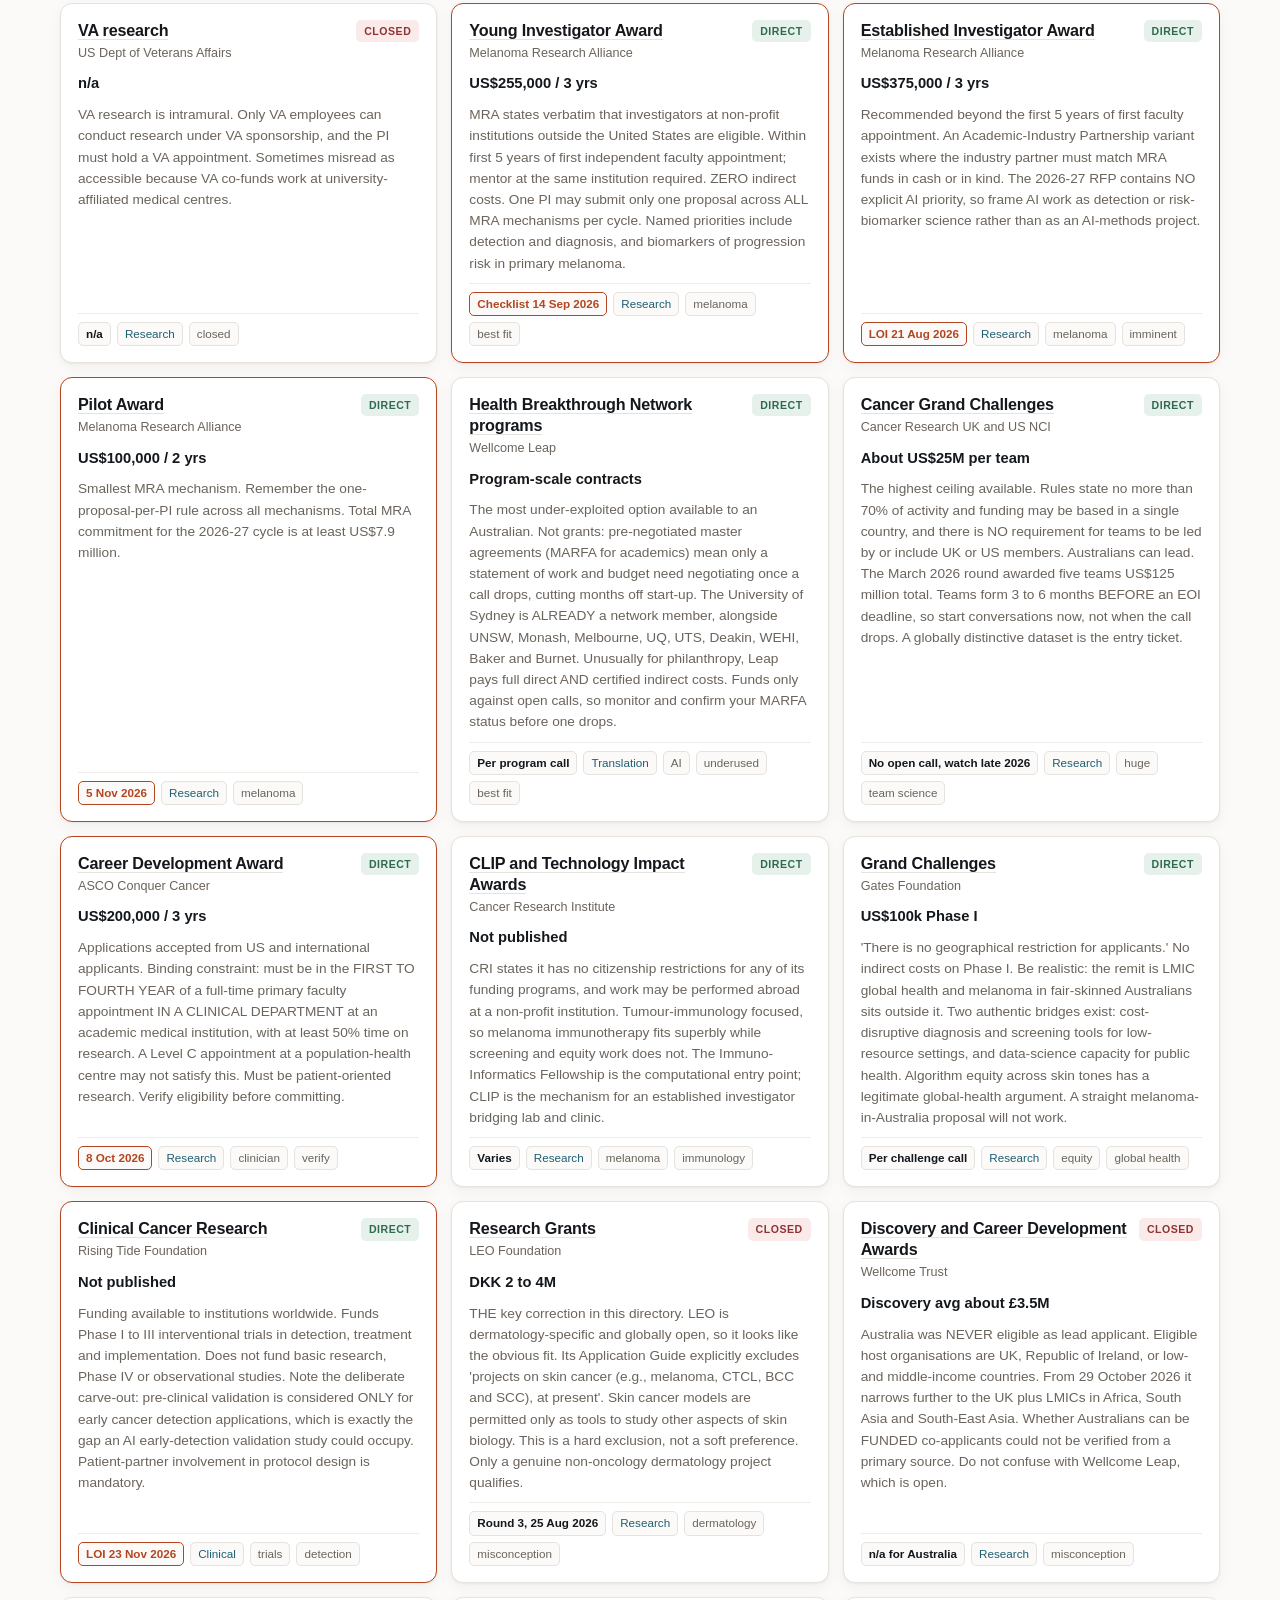
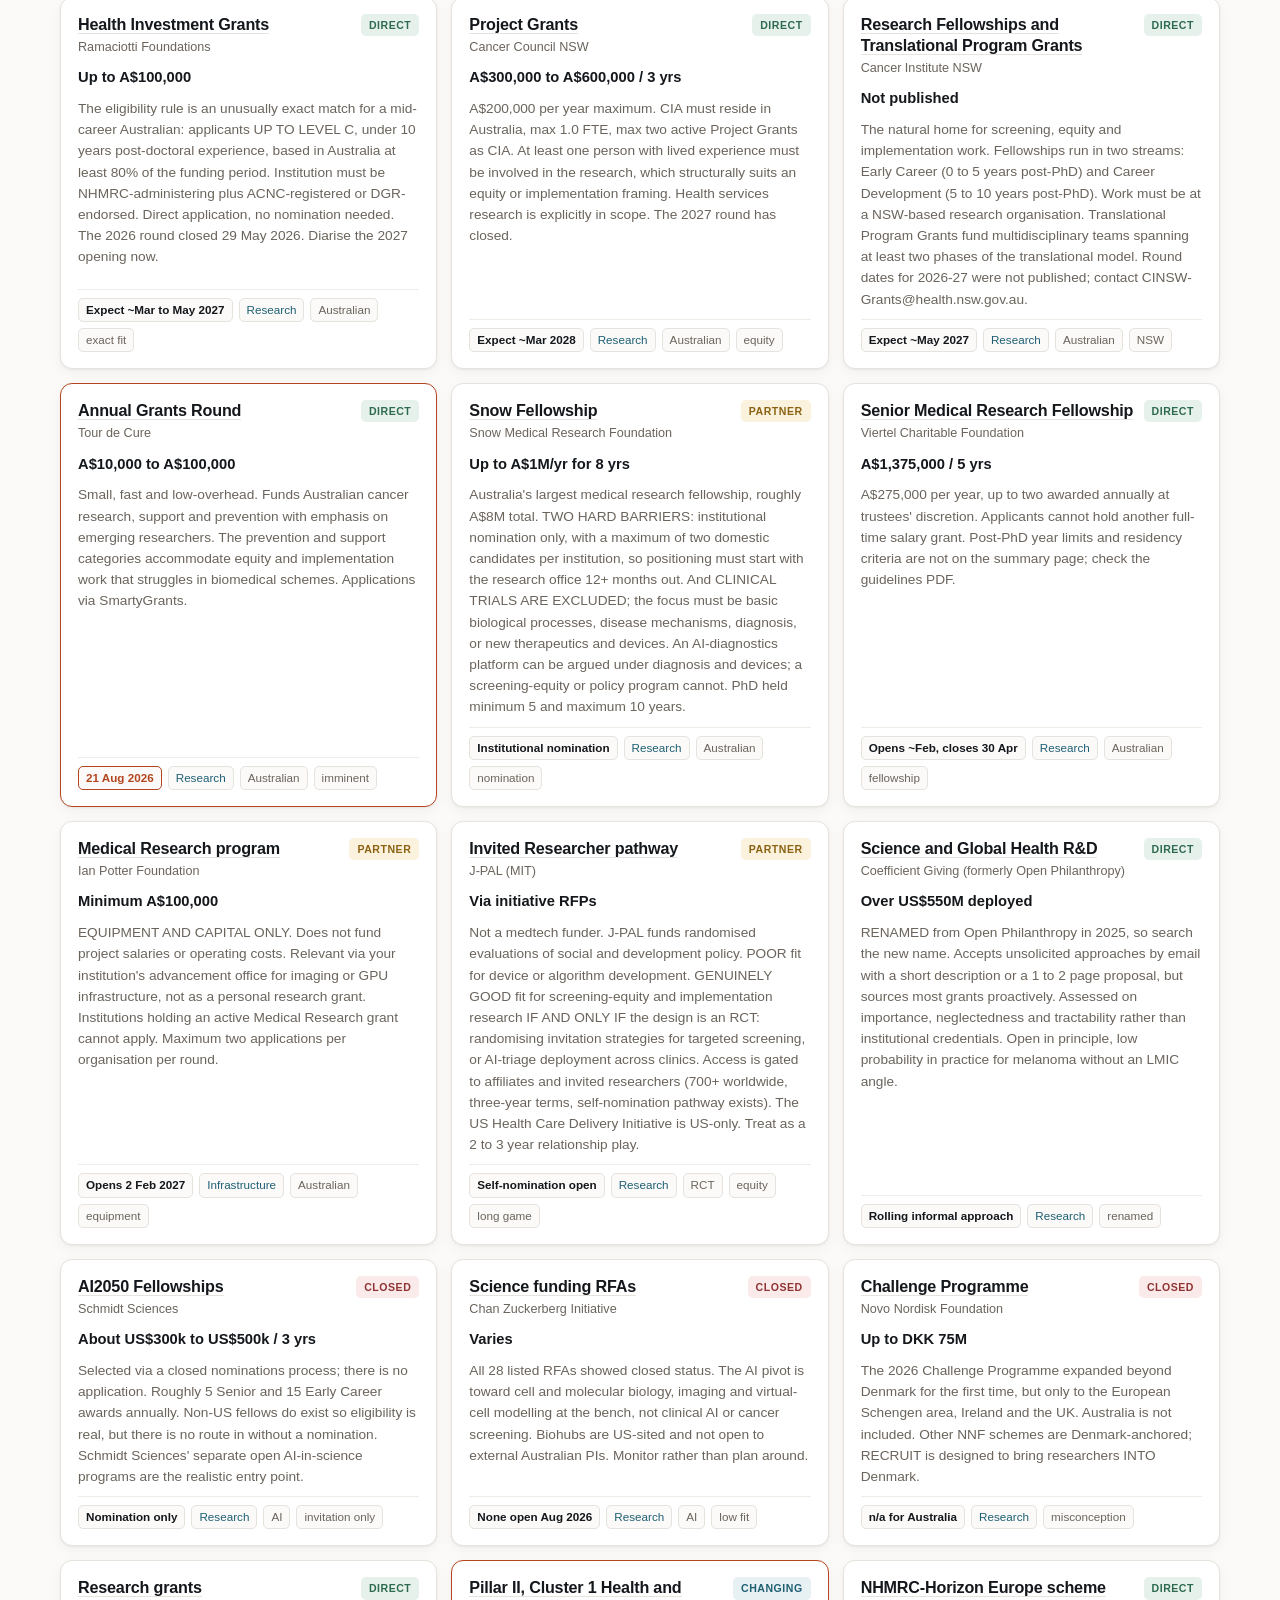
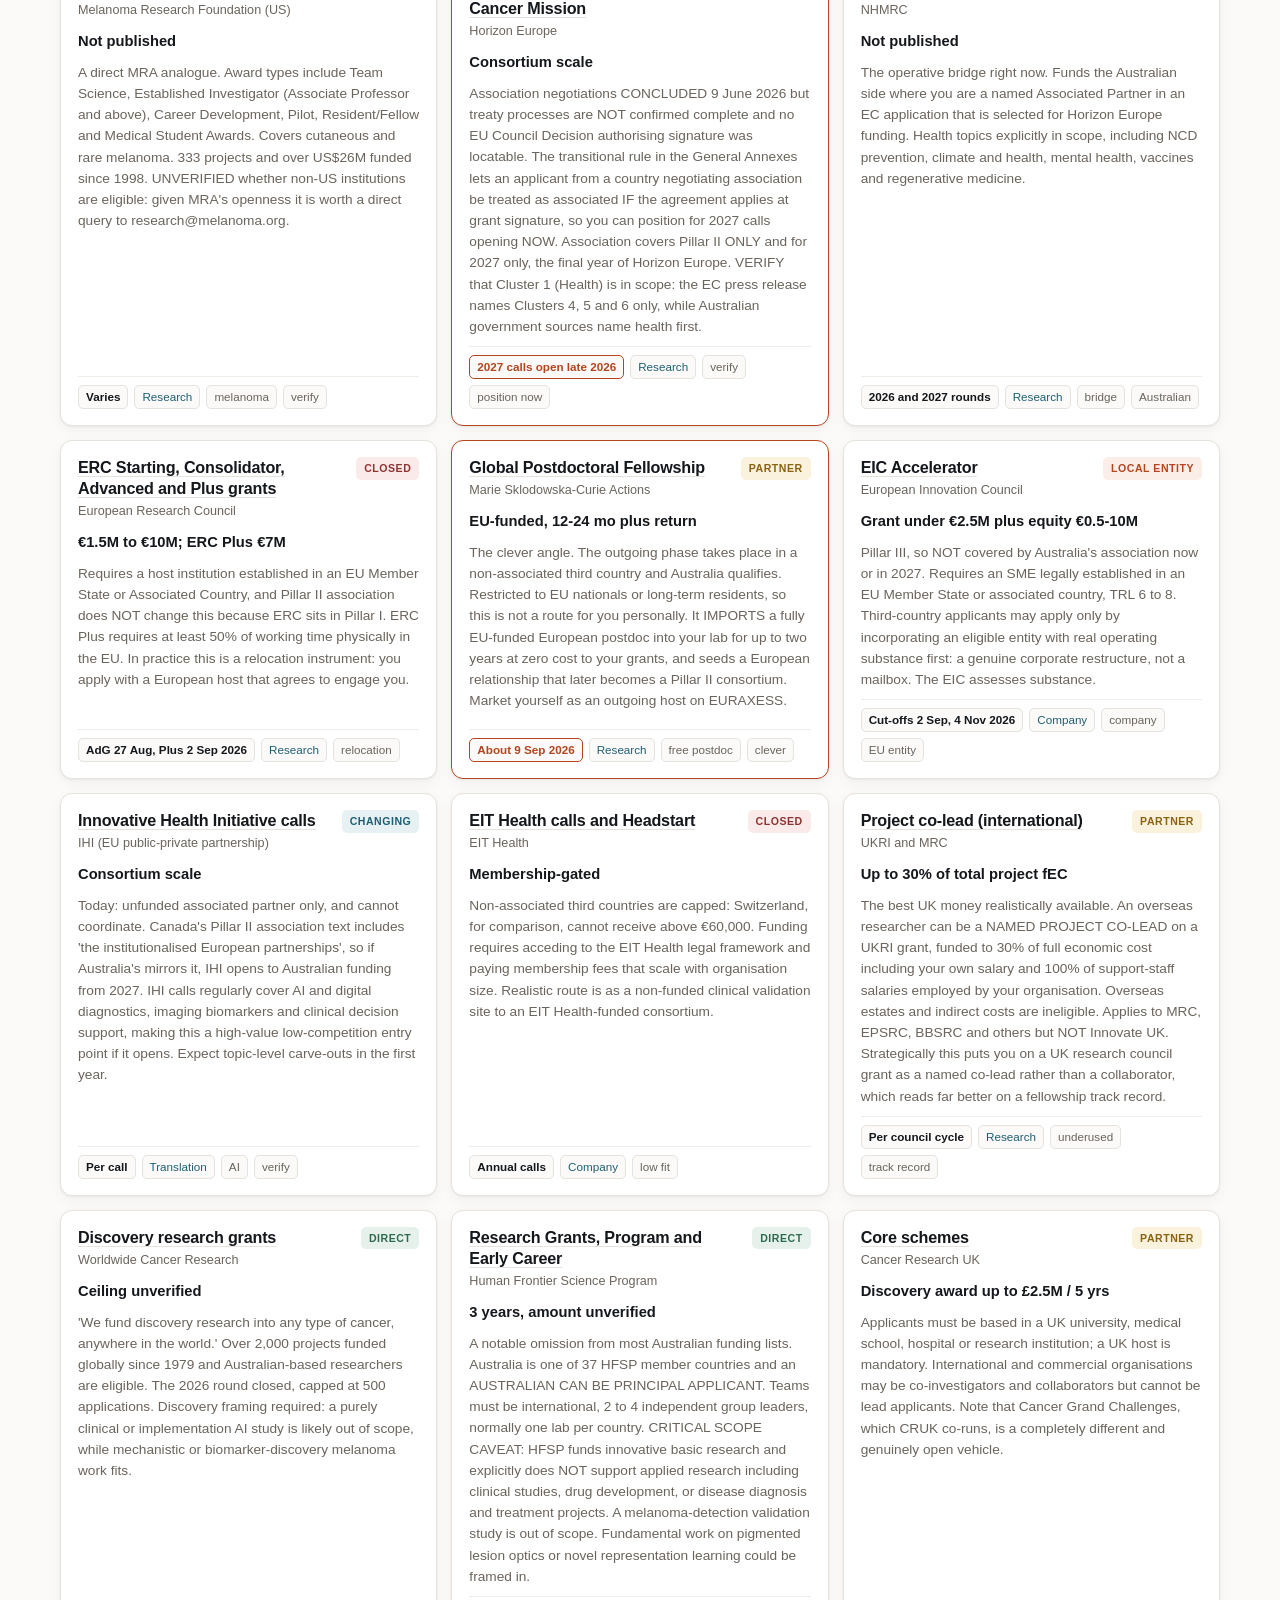
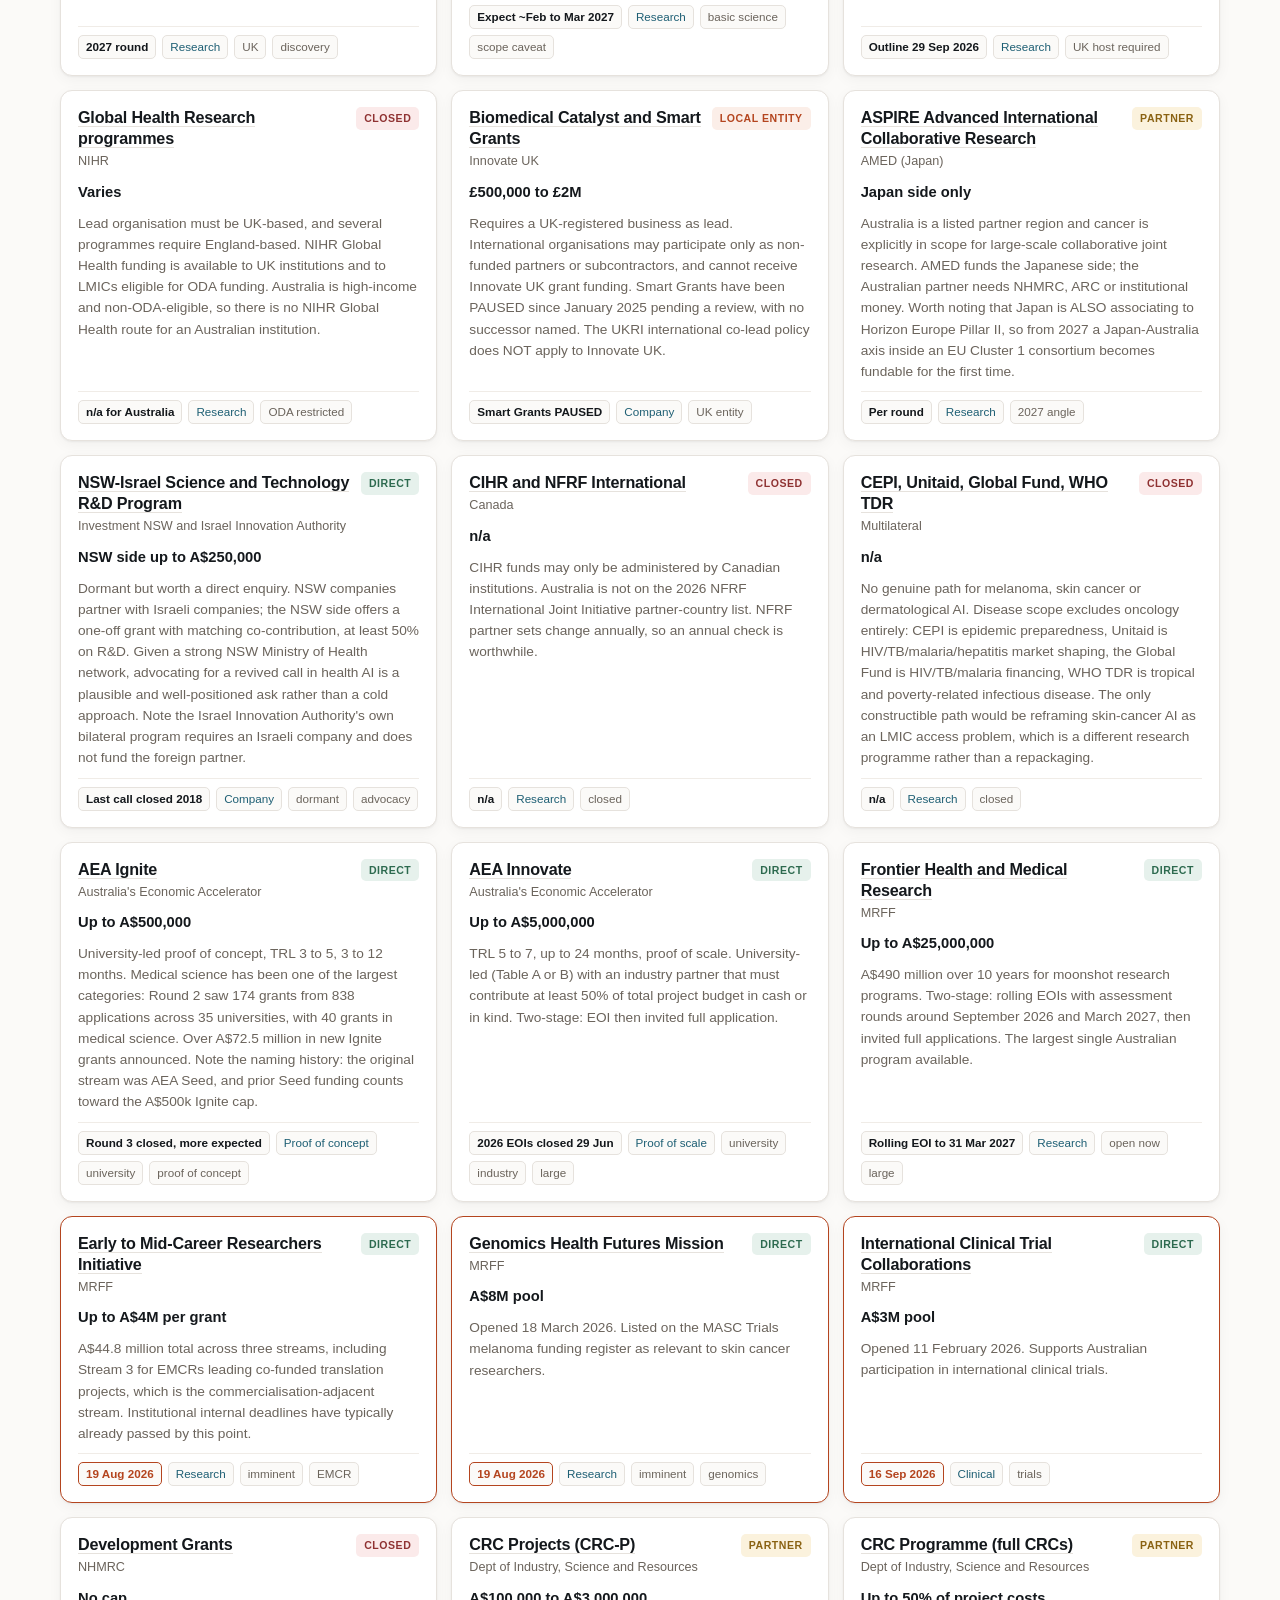
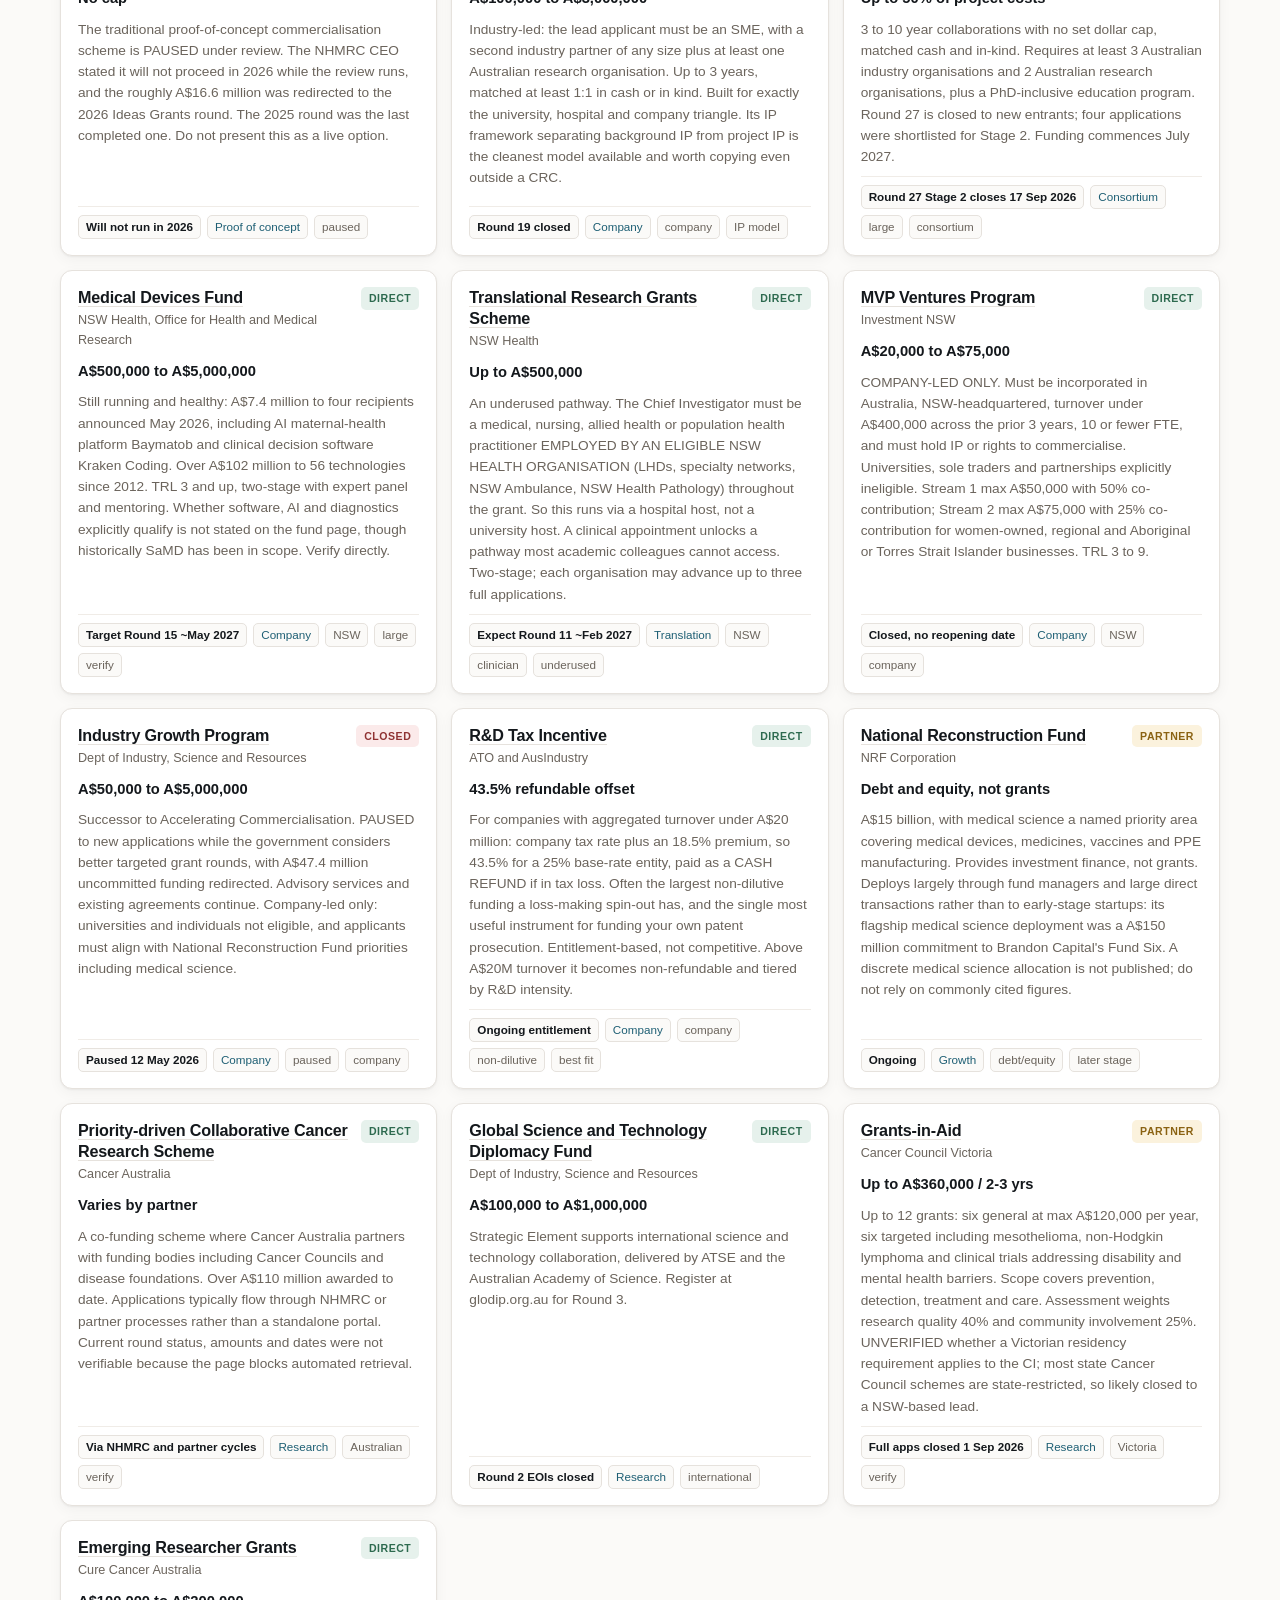
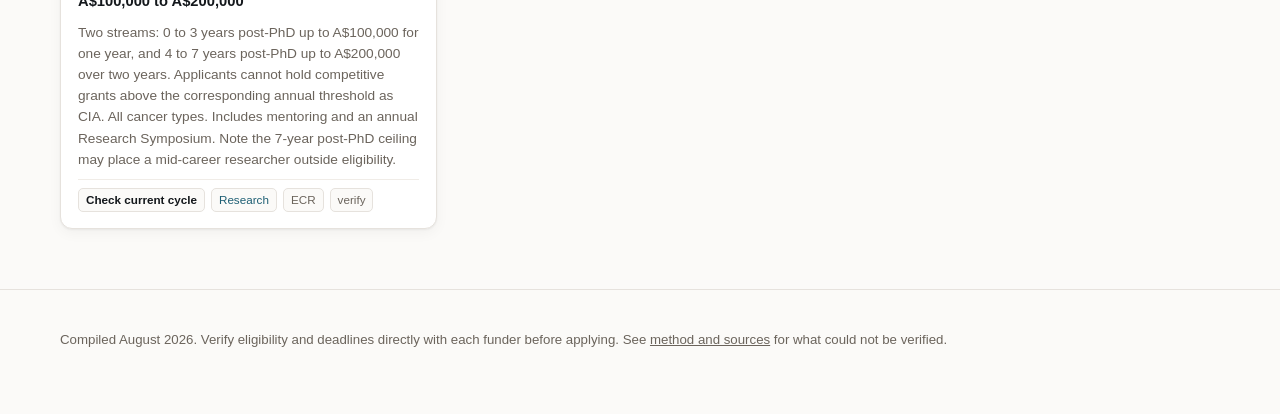
<file: grants-standalone.html>
<!DOCTYPE html>
<html lang="en">
<head>
<meta charset="utf-8">
<meta name="viewport" content="width=device-width, initial-scale=1">
<title>Grants | Funding Compass</title>
<meta name="description" content="Government, philanthropic and international schemes. Non-dilutive money you do not give up equity for.">
<style>:root{
  --bg:#fbfaf8; --surface:#fff; --line:#e6e2dd; --line-soft:#f0ece7;
  --ink:#14181c; --muted:#6b645c; --faint:#948b81;
  --primary:#1e5f74; --primary-soft:#e7f0f2;
  --signal:#b4451f; --signal-soft:#fbeee8;
  --affirm:#2d6a4f; --affirm-soft:#e6f1ec;
  --warn:#8a6212; --warn-soft:#fbf2dd;
  --closed:#8f3232; --closed-soft:#fbeaea;
  --radius:12px;
  --shadow:0 1px 2px rgba(20,24,28,.05), 0 4px 14px rgba(20,24,28,.045);
  --mono:ui-monospace,SFMono-Regular,Menlo,monospace;
}
@media (prefers-color-scheme:dark){
  :root{
    --bg:#131211; --surface:#1d1c1a; --line:#332f2b; --line-soft:#26241f;
    --ink:#f0ece7; --muted:#a49b91; --faint:#7d746a;
    --primary:#6fb5ae; --primary-soft:#1b2b2b;
    --signal:#f0907c; --signal-soft:#301a16;
    --affirm:#79c99b; --affirm-soft:#16261e;
    --warn:#d8b165; --warn-soft:#2a2316;
    --closed:#e08a8a; --closed-soft:#2c1b1b;
    --shadow:0 1px 2px rgba(0,0,0,.3), 0 4px 14px rgba(0,0,0,.25);
  }
}
*{box-sizing:border-box}
html{scroll-behavior:smooth}
body{
  margin:0;background:var(--bg);color:var(--ink);
  font:16px/1.55 ui-sans-serif,-apple-system,"Segoe UI",Inter,Roboto,Helvetica,Arial,sans-serif;
  -webkit-font-smoothing:antialiased;
}
a{color:var(--primary)}
.wrap{max-width:1200px;margin:0 auto;padding:0 20px}

/* header + nav */
.topbar{border-bottom:1px solid var(--line);background:var(--surface)}
.topbar-in{max-width:1200px;margin:0 auto;padding:16px 20px 0;}
.brand{display:flex;align-items:baseline;gap:12px;flex-wrap:wrap}
.brand h1{font-size:1.12rem;margin:0;letter-spacing:-.02em}
.brand .sub{color:var(--muted);font-size:.82rem}
nav.tabs{display:flex;gap:2px;flex-wrap:wrap;margin-top:14px;overflow-x:auto}
nav.tabs a{
  padding:9px 15px;border-radius:9px 9px 0 0;text-decoration:none;color:var(--muted);
  font-size:.9rem;font-weight:500;white-space:nowrap;border:1px solid transparent;border-bottom:none;
}
nav.tabs a:hover{color:var(--ink);background:var(--line-soft)}
nav.tabs a.on{background:var(--bg);color:var(--ink);font-weight:650;border-color:var(--line);
  position:relative;top:1px}

/* hero */
.hero{padding:38px 0 22px}
.hero h2{font-size:1.85rem;line-height:1.2;margin:0 0 10px;letter-spacing:-.025em;max-width:26ch}
.hero p{color:var(--muted);max-width:70ch;margin:0 0 8px}
.stats{display:flex;gap:26px;flex-wrap:wrap;margin:22px 0 0;padding:18px 0 0;border-top:1px solid var(--line)}
.stat b{display:block;font-size:1.6rem;letter-spacing:-.02em;font-variant-numeric:tabular-nums;line-height:1.1}
.stat span{color:var(--muted);font-size:.74rem;text-transform:uppercase;letter-spacing:.07em}

/* controls */
.controls{position:sticky;top:0;z-index:20;background:var(--bg);padding:14px 0 12px;border-bottom:1px solid var(--line);margin-bottom:6px}
input[type=search]{
  width:100%;padding:11px 14px;border:1px solid var(--line);border-radius:10px;
  background:var(--surface);color:var(--ink);font:inherit;font-size:.95rem;
}
input[type=search]:focus{outline:2px solid var(--primary);outline-offset:1px;border-color:transparent}
.chiprow{display:flex;gap:6px;flex-wrap:wrap;margin-top:10px;align-items:center}
.chiplbl{font-size:.7rem;text-transform:uppercase;letter-spacing:.08em;color:var(--faint);margin-right:3px;flex-shrink:0}
.chip{
  border:1px solid var(--line);background:var(--surface);color:var(--muted);
  padding:5px 11px;border-radius:999px;font-size:.79rem;cursor:pointer;font:inherit;font-size:.79rem;
  transition:.14s;white-space:nowrap;
}
.chip:hover{border-color:var(--primary);color:var(--ink)}
.chip[aria-pressed=true]{background:var(--primary);border-color:var(--primary);color:#fff}
@media (prefers-color-scheme:dark){.chip[aria-pressed=true]{color:#0f1a19}}
.chip.reset{border-style:dashed}
.resultbar{display:flex;justify-content:space-between;align-items:center;gap:12px;flex-wrap:wrap;
  margin:14px 0 0;font-size:.84rem;color:var(--muted)}
.resultbar select{padding:5px 9px;border:1px solid var(--line);border-radius:7px;background:var(--surface);color:var(--ink);font:inherit;font-size:.82rem}

/* cards */
.grid{display:grid;grid-template-columns:repeat(auto-fill,minmax(360px,1fr));gap:14px;margin:18px 0 60px}
.card{
  background:var(--surface);border:1px solid var(--line);border-radius:var(--radius);
  padding:16px 17px;box-shadow:var(--shadow);display:flex;flex-direction:column;gap:9px;
}
.card.urgent{border-color:var(--signal);border-width:1.5px}
.card-top{display:flex;justify-content:space-between;align-items:flex-start;gap:10px}
.name{font-weight:650;font-size:1.01rem;letter-spacing:-.012em;line-height:1.3}
.name a{color:inherit;text-decoration:none;border-bottom:1px solid var(--line)}
.name a:hover{border-color:var(--primary);color:var(--primary)}
.org{color:var(--muted);font-size:.79rem;margin-top:3px}
.badge{font-size:.66rem;font-weight:700;text-transform:uppercase;letter-spacing:.05em;
  padding:3px 8px;border-radius:5px;white-space:nowrap;flex-shrink:0}
.b-direct,.b-open{background:var(--affirm-soft);color:var(--affirm)}
.b-partner,.b-warm{background:var(--warn-soft);color:var(--warn)}
.b-local{background:var(--signal-soft);color:var(--signal)}
.b-closed{background:var(--closed-soft);color:var(--closed)}
.b-changing{background:var(--primary-soft);color:var(--primary)}
.amount{font-size:.92rem;font-weight:620;font-variant-numeric:tabular-nums;color:var(--ink)}
.note{font-size:.855rem;color:var(--muted);line-height:1.55}
.meta{display:flex;gap:6px;flex-wrap:wrap;margin-top:auto;padding-top:8px;font-size:.73rem;
  border-top:1px solid var(--line-soft)}
.tag{background:var(--bg);border:1px solid var(--line);padding:2px 7px;border-radius:5px;color:var(--muted)}
.tag.time{font-weight:650;color:var(--ink)}
.tag.time.soon{color:var(--signal);border-color:var(--signal)}
.tag.stage{color:var(--primary)}
.empty{text-align:center;padding:64px 20px;color:var(--muted)}

/* prose pages */
.prose{max-width:74ch;padding:8px 0 70px}
.prose h2{font-size:1.5rem;letter-spacing:-.02em;margin:36px 0 12px}
.prose h3{font-size:1.1rem;margin:28px 0 8px}
.prose p,.prose li{color:var(--ink)}
.prose p{margin:0 0 14px}
.prose ul,.prose ol{margin:0 0 16px;padding-left:22px}
.prose li{margin-bottom:7px}
.callout{background:var(--surface);border:1px solid var(--line);border-left:3px solid var(--primary);
  border-radius:8px;padding:14px 16px;margin:18px 0}
.callout.warn{border-left-color:var(--signal)}
.callout p:last-child{margin-bottom:0}
table.tbl{width:100%;border-collapse:collapse;margin:16px 0;font-size:.88rem}
table.tbl th,table.tbl td{text-align:left;padding:9px 10px;border-bottom:1px solid var(--line)}
table.tbl th{font-size:.72rem;text-transform:uppercase;letter-spacing:.06em;color:var(--muted)}

/* deadline list */
.dl{display:flex;flex-direction:column;gap:2px;margin:20px 0 60px}
.dl-row{display:grid;grid-template-columns:130px 1fr auto;gap:14px;align-items:center;
  padding:13px 14px;background:var(--surface);border:1px solid var(--line);border-radius:9px}
.dl-row.soon{border-color:var(--signal)}
.dl-date{font-weight:700;font-size:.85rem;font-variant-numeric:tabular-nums}
.dl-row.soon .dl-date{color:var(--signal)}
.dl-name{font-weight:600;font-size:.93rem}
.dl-org{color:var(--muted);font-size:.78rem}
.dl-amt{font-size:.84rem;font-weight:600;text-align:right;white-space:nowrap}
@media(max-width:640px){
  .dl-row{grid-template-columns:1fr;gap:4px}
  .dl-amt{text-align:left}
  .grid{grid-template-columns:1fr}
  .hero h2{font-size:1.5rem}
}

footer{border-top:1px solid var(--line);padding:26px 0 50px;color:var(--muted);font-size:.83rem;line-height:1.6}
footer a{color:var(--muted)}
.legend{display:flex;gap:16px;flex-wrap:wrap;margin:14px 0 0;font-size:.8rem;color:var(--muted)}
.legend b{color:var(--ink);font-weight:650}
</style>
<!-- Google Analytics (GA4) -->
<script async src="https://www.googletagmanager.com/gtag/js?id=G-F5CBLBM7L3"></script>
<script>
window.dataLayer = window.dataLayer || [];
function gtag(){dataLayer.push(arguments);}
gtag('js', new Date());
gtag('config', 'G-F5CBLBM7L3');
</script>
</head>
<body>

<div class="topbar"><div class="topbar-in">
  <div class="brand">
    <h1>Funding Compass</h1>
    <span class="sub">Grants, accelerators and investors for Australian medical research</span>
  </div>
  <nav class="tabs">
    <a href="index.html">Overview</a>
    <a href="grants-standalone.html" class="on">Grants</a>
    <a href="accelerators.html">Accelerators</a>
    <a href="investors.html">Investors</a>
    <a href="deadlines.html">Deadlines</a>
    <a href="playbook.html">Playbook</a>
    <a href="methodology.html">Method &amp; sources</a>
  </nav>
</div></div>

<div class="wrap">
  <section class="hero" style="padding:30px 0 8px">
    <h2>Grants and non-dilutive funding</h2>
    <p>Government, philanthropic and international schemes. Non-dilutive money you do not give up equity for.</p>
  </section>

  <div class="controls">
    <input type="search" id="q" placeholder="Search name, funder, amount, keyword&hellip;" autocomplete="off">
    <div class="chiprow" id="cat-chips"></div>
    <div class="chiprow" id="ver-chips"></div>
    <div class="chiprow" id="tag-chips"></div>
    <div class="resultbar">
      <span><b id="count">0</b> shown</span>
      <span>
        <label for="sort">Sort</label>
        <select id="sort">
          <option value="default">Default order</option>
          <option value="open">Most accessible first</option>
          <option value="urgent">Closing soon first</option>
          <option value="name">Name A to Z</option>
        </select>
        <button class="chip reset" id="reset" type="button">Clear filters</button>
      </span>
    </div>
  </div>

  <div class="grid" id="grid"></div>
  <div class="empty" id="empty" hidden>Nothing matches those filters. Try clearing one.</div>
</div>

<footer><div class="wrap">
  <p>Compiled August 2026. Verify eligibility and deadlines directly with each funder before applying. See <a href="methodology.html">method and sources</a> for what could not be verified.</p>
</div></footer>

<script>/* Grants and non-dilutive funding. Verified August 2026. */
window.GRANTS = [

/* ============ US FEDERAL ============ */
{n:"Melanoma Academy Scholar Award",org:"US DoD CDMRP",cat:"US Federal",verdict:"DIRECT",amount:"US$770,000 / 3 yrs",timing:"Pre-app 22 Sep 2026",urgent:1,stage:"Research",
note:"Foreign organisations expressly eligible as prime. Within 7 years of first faculty-level appointment, needs institutional commitment of independent lab space and a melanoma Career Guide mentor. Clinical trials not allowed; preliminary data not required. Must argue relevance to US Service Members or Veterans.",
tags:["melanoma","open now","best fit"],url:"https://cdmrp.health.mil/funding/mrp"},

{n:"Survivorship Research Award",org:"US DoD CDMRP",cat:"US Federal",verdict:"DIRECT",amount:"US$1,020,000 / 3 yrs",timing:"Pre-app 22 Sep 2026",urgent:1,stage:"Research",
note:"Lower eligibility bar than the Scholar Award: Assistant Professor or equivalent, no lab-space requirement. Survivorship is one of only three FY26 focus areas. Same military relevance requirement.",
tags:["melanoma","open now"],url:"https://cdmrp.health.mil/funding/mrp"},

{n:"Melanoma Idea Award",org:"US DoD CDMRP",cat:"US Federal",verdict:"DIRECT",amount:"US$560,000 / 2 yrs",timing:"Full app 14 Oct 2026",urgent:1,stage:"Research",
note:"Pre-application closed 13 July 2026. Plan for FY27. No clinical trials permitted under this mechanism.",
tags:["melanoma"],url:"https://cdmrp.health.mil/funding/mrp"},

{n:"Melanoma Team Science Award",org:"US DoD CDMRP",cat:"US Federal",verdict:"DIRECT",amount:"US$2,100,000 / 3 yrs",timing:"Full app 14 Oct 2026",urgent:1,stage:"Research",
note:"Two to three partnering PIs, each at or above Assistant Professor. Pre-application closed. FY26 appropriation for the whole Melanoma Research Program is US$40 million.",
tags:["melanoma","large"],url:"https://cdmrp.health.mil/funding/mrp"},

{n:"Focused Program Award, Rare Melanomas",org:"US DoD CDMRP",cat:"US Federal",verdict:"DIRECT",amount:"US$2,800,000 / 4 yrs",timing:"Full app 14 Oct 2026",urgent:1,stage:"Research",
note:"Initiating PI must be Associate Professor or above with minimum 10% effort. Pre-application closed.",
tags:["melanoma","large"],url:"https://cdmrp.health.mil/funding/mrp"},

{n:"Rare Cancers Research Program",org:"US DoD CDMRP",cat:"US Federal",verdict:"DIRECT",amount:"FY26 pool US$17.5M",timing:"Rolling mechanisms",stage:"Research",
note:"UNVERIFIED whether rare melanoma subtypes (acral, mucosal, uveal) are in scope or carved out to the Melanoma Research Program. Email help@eBRAP.org before investing effort.",
tags:["verify"],url:"https://cdmrp.health.mil/funding/rcrp"},

{n:"Peer Reviewed Cancer Research Program",org:"US DoD CDMRP",cat:"US Federal",verdict:"CLOSED",amount:"FY26 pool US$165M",timing:"n/a for melanoma",stage:"Research",
note:"MELANOMA IS EXPRESSLY EXCLUDED by congressional language, alongside breast, kidney, lung, ovarian, pancreatic, prostate and rare cancer. Looks like the obvious generalist cancer route and is unusable for skin cancer.",
tags:["misconception"],url:"https://cdmrp.health.mil/prcrp/topicareas/topicareas26"},

{n:"USAMRDC Broad Agency Announcement",org:"USAMRAA",cat:"US Federal",verdict:"DIRECT",amount:"No funding ceiling",timing:"Rolling to 30 Sep 2027",stage:"Research",
note:"HT9425-23-S-BAA1. International organisations expressly eligible and unusually flexible on budget. No oncology portfolio, so would need a Combat Casualty Care decision-support framing. Two-step: pre-proposal via eBRAP, then invited full proposal.",
tags:["rolling","no cap"],url:"https://usamraa.health.mil/pages/baa.aspx"},

{n:"PRIMED-AI Model-to-Clinic",org:"NIH Common Fund",cat:"US Federal",verdict:"DIRECT",amount:"US$450k DC/yr then US$1M DC",timing:"19 Oct 2026",urgent:1,stage:"Translation",
note:"RFA-RM-27-013. Foreign organisations EXPRESSLY eligible. Precision Medicine with AI, integrating imaging with multimodal data. The best structural match in the US system for a melanoma imaging-AI investigator with a large 3D total-body-photography cohort. UG3/UH3, up to 5 years, 6 to 8 awards.",
tags:["AI","imaging","best fit"],url:"https://www.cancer.gov/research/resources/ai-cancer-research/funding"},

{n:"PRIMED-AI Data-to-Model Academic-Industrial",org:"NIH Common Fund",cat:"US Federal",verdict:"DIRECT",amount:"US$450k then US$800k DC/yr",timing:"19 Oct 2026",urgent:1,stage:"Translation",
note:"RFA-RM-27-012. Foreign eligible. Must include at least one academic and one industry organisation. A natural pairing for a university plus spin-out structure.",
tags:["AI","industry"],url:"https://www.cancer.gov/research/resources/ai-cancer-research/funding"},

{n:"R01 and R21 research project grants",org:"NIH",cat:"US Federal",verdict:"DIRECT",amount:"Varies",timing:"Standard cycles",stage:"Research",
note:"Foreign organisations may be prime on most R-series, but indirect cost recovery is capped at 8% of modified total direct costs versus 50%+ domestic. Must submit detailed, non-modular budgets. That 8% cap is the main reason Australian universities decline to be NIH primes.",
tags:["8% F&A"],url:"https://grants.nih.gov/new-to-nih/information-for/foreign-grants"},

{n:"Foreign subawards, now linked awards",org:"NIH",cat:"US Federal",verdict:"PARTNER",amount:"Structure change",timing:"From 25 Jan 2026",stage:"Research",
note:"THE most misunderstood item here. NOT-OD-25-104 abolished foreign subawards in 2025. NOT-OD-25-155 replaced them with linked awards (PF5/UF5 domestic prime plus RF2/UL2 foreign award). You can no longer be a sub on a US colleague's R01. You become a co-equal registered recipient with your own award, payment subaccount and financial reporting, and the US PI must design it in from the start.",
tags:["policy change","important"],url:"https://grants.nih.gov/grants/guide/notice-files/NOT-OD-25-155.html"},

{n:"Proactive Health Mission Office ISO",org:"ARPA-H",cat:"US Federal",verdict:"DIRECT",amount:"Programs US$50-150M shared",timing:"Rolling to 5 Mar 2029",stage:"Translation",
note:"ARPA-H-SOL-24-106. Best ARPA-H fit: prevention, early detection, prophylaxis, population healthspan. Funded via Other Transactions, not grants, with aggressive milestone gates. First step is always a Solution Summary. ARPA-H prioritises US-performed work, so email international@arpa-h.gov before writing anything.",
tags:["rolling","AI","early detection"],url:"https://arpa-h.gov/explore-funding/open-funding-opportunities"},

{n:"Scalable Solutions Mission Office ISO",org:"ARPA-H",cat:"US Federal",verdict:"DIRECT",amount:"No published cap",timing:"Rolling to 5 Mar 2029",stage:"Translation",
note:"ARPA-H-SOL-24-105. Removing technical barriers to equitable, broad adoption of health interventions. Frame as equitable deployment and scaling of AI triage.",
tags:["rolling","equity"],url:"https://arpa-h.gov/explore-funding/open-funding-opportunities"},

{n:"Health Science Futures ISO",org:"ARPA-H",cat:"US Federal",verdict:"DIRECT",amount:"No published cap",timing:"Rolling to 5 Mar 2029",stage:"Research",
note:"ARPA-H-SOL-24-104. Overcoming scientific and technological limits blocking future healthcare.",
tags:["rolling"],url:"https://arpa-h.gov/explore-funding/open-funding-opportunities"},

{n:"Resilient Systems ISO",org:"ARPA-H",cat:"US Federal",verdict:"DIRECT",amount:"No published cap",timing:"Rolling to 5 Mar 2029",stage:"Translation",
note:"ARPA-H-SOL-24-103. Robust, integrated health care systems. Amended January 2026.",
tags:["rolling","systems"],url:"https://arpa-h.gov/explore-funding/open-funding-opportunities"},

{n:"PRECISE-AI",org:"ARPA-H",cat:"US Federal",verdict:"CLOSED",amount:"n/a",timing:"Performers selected 2025",stage:"Translation",
note:"AI model drift and degradation monitoring in clinical deployment. Thematically the closest ARPA-H program to melanoma AI territory. Closed to new proposals, but track for follow-ons and borrow its framing language for a Mission Office Solution Summary.",
tags:["AI","watch"],url:"https://arpa-h.gov/explore-funding/programs/precise-ai"},

{n:"Biological Technologies Office BAA",org:"DARPA",cat:"US Federal",verdict:"DIRECT",amount:"Accelerated track up to US$2M",timing:"Closes 30 Sep 2026",urgent:1,stage:"Research",
note:"HR001126S0003. Verified verbatim: both US and non-US sources may propose. Machine Learning and AI is a named topic area. Mandatory abstract first, rolling submission. Accelerated track gives award within 30 days of selection. Export control and program classification are the real gate, not the BAA text. Successor BAA expected after close.",
tags:["AI","rolling"],url:"https://www.darpa.mil/"},

{n:"Young Faculty Award",org:"DARPA",cat:"US Federal",verdict:"CLOSED",amount:"US$500k to US$1.35M",timing:"n/a",stage:"Research",
note:"Limited to researchers at US institutions. Circulates widely in Australian research-office newsletters as an early-career prize and is not available to an Australian host. Full stop.",
tags:["misconception"],url:"https://www.darpa.mil/"},

{n:"SBIR and STTR",org:"NIH",cat:"US Federal",verdict:"CLOSED",amount:"Phase I US$323k, Phase II US$2.15M",timing:"Next receipt 5 Sep 2026",stage:"Company",
note:"Reauthorised 13 April 2026 through 30 Sept 2031 after a six-month lapse. Requires a US small business more than 50% owned and controlled by US citizens or permanent residents. A US SUBSIDIARY OF AN AUSTRALIAN COMPANY DOES NOT QUALIFY: ownership is traced to natural persons. All research must be performed in the US. New Strategic Breakthrough Awards up to US$30M with 100% matching.",
tags:["company","misconception"],url:"https://grants.nih.gov/grants/policy/nihgps/HTML5/section_18/18.5.2_eligibility.htm"},

{n:"PCORI awards",org:"PCORI",cat:"US Federal",verdict:"PARTNER",amount:"Varies, methods ~US$750k",timing:"Rolling cycles",stage:"Translation",
note:"The surprise entry and genuinely underused. Foreign leads permitted with a demanding US-relevance justification, and crucially PCORI has NOT abolished foreign subawards. Cleanest route is subcontractor to a US prime. A comparative-effectiveness or implementation study of AI-assisted skin cancer triage co-led with a US dermatology group is a strong fit and avoids the NIH linked-award machinery entirely.",
tags:["underused","implementation"],url:"https://www.pcori.org/"},

{n:"BARDA DRIVe EZ-BAA",org:"BARDA / ASPR",cat:"US Federal",verdict:"DIRECT",amount:"Under US$750,000",timing:"Page appears stale",stage:"Translation",
note:"Genuinely open to foreign applicants: 'Applicants from outside of the United States are eligible to apply.' But the remit is health security and medical countermeasures, so melanoma relevance is near zero. Listed because it appears in Australian round-ups without the caveat.",
tags:["low fit"],url:"https://drive.hhs.gov/ezbaa.html"},

{n:"NSF research grants",org:"NSF",cat:"US Federal",verdict:"CLOSED",amount:"n/a",timing:"n/a",stage:"Research",
note:"'NSF rarely provides direct funding support to foreign organizations.' The most common Australian misconception in this directory. NSF international programs fund the US side only; Australian participants are expected to be funded domestically.",
tags:["misconception"],url:"https://www.nsf.gov/policies/pappg/24-1/ch-1-pre-submission"},

{n:"AHRQ health services research",org:"AHRQ",cat:"US Federal",verdict:"CLOSED",amount:"n/a",timing:"n/a",stage:"Research",
note:"Foreign organisations not eligible, and non-US components of US organisations also not eligible. Notable because AHRQ is the natural home for health-services, implementation and diagnostic-safety work, and it is shut.",
tags:["misconception"],url:"https://www.ahrq.gov/"},

{n:"VA research",org:"US Dept of Veterans Affairs",cat:"US Federal",verdict:"CLOSED",amount:"n/a",timing:"n/a",stage:"Research",
note:"VA research is intramural. Only VA employees can conduct research under VA sponsorship, and the PI must hold a VA appointment. Sometimes misread as accessible because VA co-funds work at university-affiliated medical centres.",
tags:["closed"],url:"https://www.research.va.gov/funding/"},

/* ============ PHILANTHROPY ============ */
{n:"Young Investigator Award",org:"Melanoma Research Alliance",cat:"Philanthropy",verdict:"DIRECT",amount:"US$255,000 / 3 yrs",timing:"Checklist 14 Sep 2026",urgent:1,stage:"Research",
note:"MRA states verbatim that investigators at non-profit institutions outside the United States are eligible. Within first 5 years of first independent faculty appointment; mentor at the same institution required. ZERO indirect costs. One PI may submit only one proposal across ALL MRA mechanisms per cycle. Named priorities include detection and diagnosis, and biomarkers of progression risk in primary melanoma.",
tags:["melanoma","best fit"],url:"https://www.curemelanoma.org/research/request-for-proposals"},

{n:"Established Investigator Award",org:"Melanoma Research Alliance",cat:"Philanthropy",verdict:"DIRECT",amount:"US$375,000 / 3 yrs",timing:"LOI 21 Aug 2026",urgent:1,stage:"Research",
note:"Recommended beyond the first 5 years of first faculty appointment. An Academic-Industry Partnership variant exists where the industry partner must match MRA funds in cash or in kind. The 2026-27 RFP contains NO explicit AI priority, so frame AI work as detection or risk-biomarker science rather than as an AI-methods project.",
tags:["melanoma","imminent"],url:"https://www.curemelanoma.org/research/request-for-proposals"},

{n:"Pilot Award",org:"Melanoma Research Alliance",cat:"Philanthropy",verdict:"DIRECT",amount:"US$100,000 / 2 yrs",timing:"5 Nov 2026",urgent:1,stage:"Research",
note:"Smallest MRA mechanism. Remember the one-proposal-per-PI rule across all mechanisms. Total MRA commitment for the 2026-27 cycle is at least US$7.9 million.",
tags:["melanoma"],url:"https://www.curemelanoma.org/research/request-for-proposals"},

{n:"Health Breakthrough Network programs",org:"Wellcome Leap",cat:"Philanthropy",verdict:"DIRECT",amount:"Program-scale contracts",timing:"Per program call",stage:"Translation",
note:"The most under-exploited option available to an Australian. Not grants: pre-negotiated master agreements (MARFA for academics) mean only a statement of work and budget need negotiating once a call drops, cutting months off start-up. The University of Sydney is ALREADY a network member, alongside UNSW, Monash, Melbourne, UQ, UTS, Deakin, WEHI, Baker and Burnet. Unusually for philanthropy, Leap pays full direct AND certified indirect costs. Funds only against open calls, so monitor and confirm your MARFA status before one drops.",
tags:["AI","underused","best fit"],url:"https://wellcomeleap.org/programs/"},

{n:"Cancer Grand Challenges",org:"Cancer Research UK and US NCI",cat:"Philanthropy",verdict:"DIRECT",amount:"About US$25M per team",timing:"No open call, watch late 2026",stage:"Research",
note:"The highest ceiling available. Rules state no more than 70% of activity and funding may be based in a single country, and there is NO requirement for teams to be led by or include UK or US members. Australians can lead. The March 2026 round awarded five teams US$125 million total. Teams form 3 to 6 months BEFORE an EOI deadline, so start conversations now, not when the call drops. A globally distinctive dataset is the entry ticket.",
tags:["huge","team science"],url:"https://cancergrandchallenges.org/applications"},

{n:"Career Development Award",org:"ASCO Conquer Cancer",cat:"Philanthropy",verdict:"DIRECT",amount:"US$200,000 / 3 yrs",timing:"8 Oct 2026",urgent:1,stage:"Research",
note:"Applications accepted from US and international applicants. Binding constraint: must be in the FIRST TO FOURTH YEAR of a full-time primary faculty appointment IN A CLINICAL DEPARTMENT at an academic medical institution, with at least 50% time on research. A Level C appointment at a population-health centre may not satisfy this. Must be patient-oriented research. Verify eligibility before committing.",
tags:["clinician","verify"],url:"https://www.asco.org/career-development/grants-awards/funding-opportunities/career-development-award"},

{n:"CLIP and Technology Impact Awards",org:"Cancer Research Institute",cat:"Philanthropy",verdict:"DIRECT",amount:"Not published",timing:"Varies",stage:"Research",
note:"CRI states it has no citizenship restrictions for any of its funding programs, and work may be performed abroad at a non-profit institution. Tumour-immunology focused, so melanoma immunotherapy fits superbly while screening and equity work does not. The Immuno-Informatics Fellowship is the computational entry point; CLIP is the mechanism for an established investigator bridging lab and clinic.",
tags:["melanoma","immunology"],url:"https://www.cancerresearch.org/programs-faqs"},

{n:"Grand Challenges",org:"Gates Foundation",cat:"Philanthropy",verdict:"DIRECT",amount:"US$100k Phase I",timing:"Per challenge call",stage:"Research",
note:"'There is no geographical restriction for applicants.' No indirect costs on Phase I. Be realistic: the remit is LMIC global health and melanoma in fair-skinned Australians sits outside it. Two authentic bridges exist: cost-disruptive diagnosis and screening tools for low-resource settings, and data-science capacity for public health. Algorithm equity across skin tones has a legitimate global-health argument. A straight melanoma-in-Australia proposal will not work.",
tags:["equity","global health"],url:"https://gcgh.grandchallenges.org/challenges"},

{n:"Clinical Cancer Research",org:"Rising Tide Foundation",cat:"Philanthropy",verdict:"DIRECT",amount:"Not published",timing:"LOI 23 Nov 2026",urgent:1,stage:"Clinical",
note:"Funding available to institutions worldwide. Funds Phase I to III interventional trials in detection, treatment and implementation. Does not fund basic research, Phase IV or observational studies. Note the deliberate carve-out: pre-clinical validation is considered ONLY for early cancer detection applications, which is exactly the gap an AI early-detection validation study could occupy. Patient-partner involvement in protocol design is mandatory.",
tags:["trials","detection"],url:"https://www.risingtide-foundation.org/clinical-cancer-research-how-to-apply/"},

{n:"Research Grants",org:"LEO Foundation",cat:"Philanthropy",verdict:"CLOSED",amount:"DKK 2 to 4M",timing:"Round 3, 25 Aug 2026",stage:"Research",
note:"THE key correction in this directory. LEO is dermatology-specific and globally open, so it looks like the obvious fit. Its Application Guide explicitly excludes 'projects on skin cancer (e.g., melanoma, CTCL, BCC and SCC), at present'. Skin cancer models are permitted only as tools to study other aspects of skin biology. This is a hard exclusion, not a soft preference. Only a genuine non-oncology dermatology project qualifies.",
tags:["dermatology","misconception"],url:"https://leo-foundation.org/en/grants-and-awards/research-grants/"},

{n:"Discovery and Career Development Awards",org:"Wellcome Trust",cat:"Philanthropy",verdict:"CLOSED",amount:"Discovery avg about £3.5M",timing:"n/a for Australia",stage:"Research",
note:"Australia was NEVER eligible as lead applicant. Eligible host organisations are UK, Republic of Ireland, or low- and middle-income countries. From 29 October 2026 it narrows further to the UK plus LMICs in Africa, South Asia and South-East Asia. Whether Australians can be FUNDED co-applicants could not be verified from a primary source. Do not confuse with Wellcome Leap, which is open.",
tags:["misconception"],url:"https://wellcome.org/what-we-do/our-work/eligibility-information-grant-applicants"},

{n:"Health Investment Grants",org:"Ramaciotti Foundations",cat:"Philanthropy",verdict:"DIRECT",amount:"Up to A$100,000",timing:"Expect ~Mar to May 2027",stage:"Research",
note:"The eligibility rule is an unusually exact match for a mid-career Australian: applicants UP TO LEVEL C, under 10 years post-doctoral experience, based in Australia at least 80% of the funding period. Institution must be NHMRC-administering plus ACNC-registered or DGR-endorsed. Direct application, no nomination needed. The 2026 round closed 29 May 2026. Diarise the 2027 opening now.",
tags:["Australian","exact fit"],url:"https://www.perpetual.com.au/ramaciotti/awards-and-recipients"},

{n:"Project Grants",org:"Cancer Council NSW",cat:"Philanthropy",verdict:"DIRECT",amount:"A$300,000 to A$600,000 / 3 yrs",timing:"Expect ~Mar 2028",stage:"Research",
note:"A$200,000 per year maximum. CIA must reside in Australia, max 1.0 FTE, max two active Project Grants as CIA. At least one person with lived experience must be involved in the research, which structurally suits an equity or implementation framing. Health services research is explicitly in scope. The 2027 round has closed.",
tags:["Australian","equity"],url:"https://www.cancercouncil.com.au/"},

{n:"Research Fellowships and Translational Program Grants",org:"Cancer Institute NSW",cat:"Philanthropy",verdict:"DIRECT",amount:"Not published",timing:"Expect ~May 2027",stage:"Research",
note:"The natural home for screening, equity and implementation work. Fellowships run in two streams: Early Career (0 to 5 years post-PhD) and Career Development (5 to 10 years post-PhD). Work must be at a NSW-based research organisation. Translational Program Grants fund multidisciplinary teams spanning at least two phases of the translational model. Round dates for 2026-27 were not published; contact CINSW-Grants@health.nsw.gov.au.",
tags:["Australian","NSW"],url:"https://www.cancer.nsw.gov.au/research-and-data/grants/grant-opportunities"},

{n:"Annual Grants Round",org:"Tour de Cure",cat:"Philanthropy",verdict:"DIRECT",amount:"A$10,000 to A$100,000",timing:"21 Aug 2026",urgent:1,stage:"Research",
note:"Small, fast and low-overhead. Funds Australian cancer research, support and prevention with emphasis on emerging researchers. The prevention and support categories accommodate equity and implementation work that struggles in biomedical schemes. Applications via SmartyGrants.",
tags:["Australian","imminent"],url:"https://tourdecure.com.au/apply-for-a-grant"},

{n:"Snow Fellowship",org:"Snow Medical Research Foundation",cat:"Philanthropy",verdict:"PARTNER",amount:"Up to A$1M/yr for 8 yrs",timing:"Institutional nomination",stage:"Research",
note:"Australia's largest medical research fellowship, roughly A$8M total. TWO HARD BARRIERS: institutional nomination only, with a maximum of two domestic candidates per institution, so positioning must start with the research office 12+ months out. And CLINICAL TRIALS ARE EXCLUDED; the focus must be basic biological processes, disease mechanisms, diagnosis, or new therapeutics and devices. An AI-diagnostics platform can be argued under diagnosis and devices; a screening-equity or policy program cannot. PhD held minimum 5 and maximum 10 years.",
tags:["Australian","nomination"],url:"https://www.snowmedical.org.au/"},

{n:"Senior Medical Research Fellowship",org:"Viertel Charitable Foundation",cat:"Philanthropy",verdict:"DIRECT",amount:"A$1,375,000 / 5 yrs",timing:"Opens ~Feb, closes 30 Apr",stage:"Research",
note:"A$275,000 per year, up to two awarded annually at trustees' discretion. Applicants cannot hold another full-time salary grant. Post-PhD year limits and residency criteria are not on the summary page; check the guidelines PDF.",
tags:["Australian","fellowship"],url:"https://www.eqt.com.au/"},

{n:"Medical Research program",org:"Ian Potter Foundation",cat:"Philanthropy",verdict:"PARTNER",amount:"Minimum A$100,000",timing:"Opens 2 Feb 2027",stage:"Infrastructure",
note:"EQUIPMENT AND CAPITAL ONLY. Does not fund project salaries or operating costs. Relevant via your institution's advancement office for imaging or GPU infrastructure, not as a personal research grant. Institutions holding an active Medical Research grant cannot apply. Maximum two applications per organisation per round.",
tags:["Australian","equipment"],url:"https://www.ianpotter.org.au/what-we-support/program-areas/medical-research"},

{n:"Invited Researcher pathway",org:"J-PAL (MIT)",cat:"Philanthropy",verdict:"PARTNER",amount:"Via initiative RFPs",timing:"Self-nomination open",stage:"Research",
note:"Not a medtech funder. J-PAL funds randomised evaluations of social and development policy. POOR fit for device or algorithm development. GENUINELY GOOD fit for screening-equity and implementation research IF AND ONLY IF the design is an RCT: randomising invitation strategies for targeted screening, or AI-triage deployment across clinics. Access is gated to affiliates and invited researchers (700+ worldwide, three-year terms, self-nomination pathway exists). The US Health Care Delivery Initiative is US-only. Treat as a 2 to 3 year relationship play.",
tags:["RCT","equity","long game"],url:"https://www.povertyactionlab.org/invited-researchers"},

{n:"Science and Global Health R&D",org:"Coefficient Giving (formerly Open Philanthropy)",cat:"Philanthropy",verdict:"DIRECT",amount:"Over US$550M deployed",timing:"Rolling informal approach",stage:"Research",
note:"RENAMED from Open Philanthropy in 2025, so search the new name. Accepts unsolicited approaches by email with a short description or a 1 to 2 page proposal, but sources most grants proactively. Assessed on importance, neglectedness and tractability rather than institutional credentials. Open in principle, low probability in practice for melanoma without an LMIC angle.",
tags:["renamed"],url:"https://coefficientgiving.org/funds"},

{n:"AI2050 Fellowships",org:"Schmidt Sciences",cat:"Philanthropy",verdict:"CLOSED",amount:"About US$300k to US$500k / 3 yrs",timing:"Nomination only",stage:"Research",
note:"Selected via a closed nominations process; there is no application. Roughly 5 Senior and 15 Early Career awards annually. Non-US fellows do exist so eligibility is real, but there is no route in without a nomination. Schmidt Sciences' separate open AI-in-science programs are the realistic entry point.",
tags:["AI","invitation only"],url:"https://ai2050.schmidtsciences.org/fellows/"},

{n:"Science funding RFAs",org:"Chan Zuckerberg Initiative",cat:"Philanthropy",verdict:"CLOSED",amount:"Varies",timing:"None open Aug 2026",stage:"Research",
note:"All 28 listed RFAs showed closed status. The AI pivot is toward cell and molecular biology, imaging and virtual-cell modelling at the bench, not clinical AI or cancer screening. Biohubs are US-sited and not open to external Australian PIs. Monitor rather than plan around.",
tags:["AI","low fit"],url:"https://chanzuckerberg.com/science/science-funding/"},

{n:"Challenge Programme",org:"Novo Nordisk Foundation",cat:"Philanthropy",verdict:"CLOSED",amount:"Up to DKK 75M",timing:"n/a for Australia",stage:"Research",
note:"The 2026 Challenge Programme expanded beyond Denmark for the first time, but only to the European Schengen area, Ireland and the UK. Australia is not included. Other NNF schemes are Denmark-anchored; RECRUIT is designed to bring researchers INTO Denmark.",
tags:["misconception"],url:"https://novonordiskfonden.dk/en/grants/"},

{n:"Research grants",org:"Melanoma Research Foundation (US)",cat:"Philanthropy",verdict:"DIRECT",amount:"Not published",timing:"Varies",stage:"Research",
note:"A direct MRA analogue. Award types include Team Science, Established Investigator (Associate Professor and above), Career Development, Pilot, Resident/Fellow and Medical Student Awards. Covers cutaneous and rare melanoma. 333 projects and over US$26M funded since 1998. UNVERIFIED whether non-US institutions are eligible: given MRA's openness it is worth a direct query to research@melanoma.org.",
tags:["melanoma","verify"],url:"https://melanoma.org/research-science/research-grants-rfps/"},

/* ============ EU, UK AND INTERNATIONAL ============ */
{n:"Pillar II, Cluster 1 Health and Cancer Mission",org:"Horizon Europe",cat:"EU / UK / Intl",verdict:"CHANGING",amount:"Consortium scale",timing:"2027 calls open late 2026",urgent:1,stage:"Research",
note:"Association negotiations CONCLUDED 9 June 2026 but treaty processes are NOT confirmed complete and no EU Council Decision authorising signature was locatable. The transitional rule in the General Annexes lets an applicant from a country negotiating association be treated as associated IF the agreement applies at grant signature, so you can position for 2027 calls opening NOW. Association covers Pillar II ONLY and for 2027 only, the final year of Horizon Europe. VERIFY that Cluster 1 (Health) is in scope: the EC press release names Clusters 4, 5 and 6 only, while Australian government sources name health first.",
tags:["verify","position now"],url:"https://www.industry.gov.au/science-technology-and-innovation/international-collaboration/horizon-europe"},

{n:"NHMRC-Horizon Europe scheme",org:"NHMRC",cat:"EU / UK / Intl",verdict:"DIRECT",amount:"Not published",timing:"2026 and 2027 rounds",stage:"Research",
note:"The operative bridge right now. Funds the Australian side where you are a named Associated Partner in an EC application that is selected for Horizon Europe funding. Health topics explicitly in scope, including NCD prevention, climate and health, mental health, vaccines and regenerative medicine.",
tags:["bridge","Australian"],url:"https://www.nhmrc.gov.au/funding/find-funding/nhmrc-horizon-europe-2026"},

{n:"ERC Starting, Consolidator, Advanced and Plus grants",org:"European Research Council",cat:"EU / UK / Intl",verdict:"CLOSED",amount:"€1.5M to €10M; ERC Plus €7M",timing:"AdG 27 Aug, Plus 2 Sep 2026",stage:"Research",
note:"Requires a host institution established in an EU Member State or Associated Country, and Pillar II association does NOT change this because ERC sits in Pillar I. ERC Plus requires at least 50% of working time physically in the EU. In practice this is a relocation instrument: you apply with a European host that agrees to engage you.",
tags:["relocation"],url:"https://erc.europa.eu/"},

{n:"Global Postdoctoral Fellowship",org:"Marie Sklodowska-Curie Actions",cat:"EU / UK / Intl",verdict:"PARTNER",amount:"EU-funded, 12-24 mo plus return",timing:"About 9 Sep 2026",urgent:1,stage:"Research",
note:"The clever angle. The outgoing phase takes place in a non-associated third country and Australia qualifies. Restricted to EU nationals or long-term residents, so this is not a route for you personally. It IMPORTS a fully EU-funded European postdoc into your lab for up to two years at zero cost to your grants, and seeds a European relationship that later becomes a Pillar II consortium. Market yourself as an outgoing host on EURAXESS.",
tags:["free postdoc","clever"],url:"https://marie-sklodowska-curie-actions.ec.europa.eu/actions/postdoctoral-fellowships"},

{n:"EIC Accelerator",org:"European Innovation Council",cat:"EU / UK / Intl",verdict:"LOCAL ENTITY",amount:"Grant under €2.5M plus equity €0.5-10M",timing:"Cut-offs 2 Sep, 4 Nov 2026",stage:"Company",
note:"Pillar III, so NOT covered by Australia's association now or in 2027. Requires an SME legally established in an EU Member State or associated country, TRL 6 to 8. Third-country applicants may apply only by incorporating an eligible entity with real operating substance first: a genuine corporate restructure, not a mailbox. The EIC assesses substance.",
tags:["company","EU entity"],url:"https://eic.ec.europa.eu/eic-funding-opportunities/eic-accelerator_en"},

{n:"Innovative Health Initiative calls",org:"IHI (EU public-private partnership)",cat:"EU / UK / Intl",verdict:"CHANGING",amount:"Consortium scale",timing:"Per call",stage:"Translation",
note:"Today: unfunded associated partner only, and cannot coordinate. Canada's Pillar II association text includes 'the institutionalised European partnerships', so if Australia's mirrors it, IHI opens to Australian funding from 2027. IHI calls regularly cover AI and digital diagnostics, imaging biomarkers and clinical decision support, making this a high-value low-competition entry point if it opens. Expect topic-level carve-outs in the first year.",
tags:["AI","verify"],url:"https://www.ihi.europa.eu/"},

{n:"EIT Health calls and Headstart",org:"EIT Health",cat:"EU / UK / Intl",verdict:"CLOSED",amount:"Membership-gated",timing:"Annual calls",stage:"Company",
note:"Non-associated third countries are capped: Switzerland, for comparison, cannot receive above €60,000. Funding requires acceding to the EIT Health legal framework and paying membership fees that scale with organisation size. Realistic route is as a non-funded clinical validation site to an EIT Health-funded consortium.",
tags:["low fit"],url:"https://eithealth.eu/"},

{n:"Project co-lead (international)",org:"UKRI and MRC",cat:"EU / UK / Intl",verdict:"PARTNER",amount:"Up to 30% of total project fEC",timing:"Per council cycle",stage:"Research",
note:"The best UK money realistically available. An overseas researcher can be a NAMED PROJECT CO-LEAD on a UKRI grant, funded to 30% of full economic cost including your own salary and 100% of support-staff salaries employed by your organisation. Overseas estates and indirect costs are ineligible. Applies to MRC, EPSRC, BBSRC and others but NOT Innovate UK. Strategically this puts you on a UK research council grant as a named co-lead rather than a collaborator, which reads far better on a fellowship track record.",
tags:["underused","track record"],url:"https://www.ukri.org/publications/ukri-project-co-lead-international/"},

{n:"Discovery research grants",org:"Worldwide Cancer Research",cat:"EU / UK / Intl",verdict:"DIRECT",amount:"Ceiling unverified",timing:"2027 round",stage:"Research",
note:"'We fund discovery research into any type of cancer, anywhere in the world.' Over 2,000 projects funded globally since 1979 and Australian-based researchers are eligible. The 2026 round closed, capped at 500 applications. Discovery framing required: a purely clinical or implementation AI study is likely out of scope, while mechanistic or biomarker-discovery melanoma work fits.",
tags:["UK","discovery"],url:"https://www.worldwidecancerresearch.org/for-researchers/"},

{n:"Research Grants, Program and Early Career",org:"Human Frontier Science Program",cat:"EU / UK / Intl",verdict:"DIRECT",amount:"3 years, amount unverified",timing:"Expect ~Feb to Mar 2027",stage:"Research",
note:"A notable omission from most Australian funding lists. Australia is one of 37 HFSP member countries and an AUSTRALIAN CAN BE PRINCIPAL APPLICANT. Teams must be international, 2 to 4 independent group leaders, normally one lab per country. CRITICAL SCOPE CAVEAT: HFSP funds innovative basic research and explicitly does NOT support applied research including clinical studies, drug development, or disease diagnosis and treatment projects. A melanoma-detection validation study is out of scope. Fundamental work on pigmented lesion optics or novel representation learning could be framed in.",
tags:["basic science","scope caveat"],url:"https://www.hfsp.org/funding/hfsp-funding/research-grants"},

{n:"Core schemes",org:"Cancer Research UK",cat:"EU / UK / Intl",verdict:"PARTNER",amount:"Discovery award up to £2.5M / 5 yrs",timing:"Outline 29 Sep 2026",stage:"Research",
note:"Applicants must be based in a UK university, medical school, hospital or research institution; a UK host is mandatory. International and commercial organisations may be co-investigators and collaborators but cannot be lead applicants. Note that Cancer Grand Challenges, which CRUK co-runs, is a completely different and genuinely open vehicle.",
tags:["UK host required"],url:"https://www.cancerresearchuk.org/for-researchers"},

{n:"Global Health Research programmes",org:"NIHR",cat:"EU / UK / Intl",verdict:"CLOSED",amount:"Varies",timing:"n/a for Australia",stage:"Research",
note:"Lead organisation must be UK-based, and several programmes require England-based. NIHR Global Health funding is available to UK institutions and to LMICs eligible for ODA funding. Australia is high-income and non-ODA-eligible, so there is no NIHR Global Health route for an Australian institution.",
tags:["ODA restricted"],url:"https://www.nihr.ac.uk/"},

{n:"Biomedical Catalyst and Smart Grants",org:"Innovate UK",cat:"EU / UK / Intl",verdict:"LOCAL ENTITY",amount:"£500,000 to £2M",timing:"Smart Grants PAUSED",stage:"Company",
note:"Requires a UK-registered business as lead. International organisations may participate only as non-funded partners or subcontractors, and cannot receive Innovate UK grant funding. Smart Grants have been PAUSED since January 2025 pending a review, with no successor named. The UKRI international co-lead policy does NOT apply to Innovate UK.",
tags:["UK entity"],url:"https://apply-for-innovation-funding.service.gov.uk/competition/search"},

{n:"ASPIRE Advanced International Collaborative Research",org:"AMED (Japan)",cat:"EU / UK / Intl",verdict:"PARTNER",amount:"Japan side only",timing:"Per round",stage:"Research",
note:"Australia is a listed partner region and cancer is explicitly in scope for large-scale collaborative joint research. AMED funds the Japanese side; the Australian partner needs NHMRC, ARC or institutional money. Worth noting that Japan is ALSO associating to Horizon Europe Pillar II, so from 2027 a Japan-Australia axis inside an EU Cluster 1 consortium becomes fundable for the first time.",
tags:["2027 angle"],url:"https://www.amed.go.jp/en/program/list/20/01/009.html"},

{n:"NSW-Israel Science and Technology R&D Program",org:"Investment NSW and Israel Innovation Authority",cat:"EU / UK / Intl",verdict:"DIRECT",amount:"NSW side up to A$250,000",timing:"Last call closed 2018",stage:"Company",
note:"Dormant but worth a direct enquiry. NSW companies partner with Israeli companies; the NSW side offers a one-off grant with matching co-contribution, at least 50% on R&D. Given a strong NSW Ministry of Health network, advocating for a revived call in health AI is a plausible and well-positioned ask rather than a cold approach. Note the Israel Innovation Authority's own bilateral program requires an Israeli company and does not fund the foreign partner.",
tags:["dormant","advocacy"],url:"https://innovationisrael.org.il/en/"},

{n:"CIHR and NFRF International",org:"Canada",cat:"EU / UK / Intl",verdict:"CLOSED",amount:"n/a",timing:"n/a",stage:"Research",
note:"CIHR funds may only be administered by Canadian institutions. Australia is not on the 2026 NFRF International Joint Initiative partner-country list. NFRF partner sets change annually, so an annual check is worthwhile.",
tags:["closed"],url:"https://cihr-irsc.gc.ca/e/36770.html"},

{n:"CEPI, Unitaid, Global Fund, WHO TDR",org:"Multilateral",cat:"EU / UK / Intl",verdict:"CLOSED",amount:"n/a",timing:"n/a",stage:"Research",
note:"No genuine path for melanoma, skin cancer or dermatological AI. Disease scope excludes oncology entirely: CEPI is epidemic preparedness, Unitaid is HIV/TB/malaria/hepatitis market shaping, the Global Fund is HIV/TB/malaria financing, WHO TDR is tropical and poverty-related infectious disease. The only constructible path would be reframing skin-cancer AI as an LMIC access problem, which is a different research programme rather than a repackaging.",
tags:["closed"],url:"https://cepi.net/calls-for-proposals"},

/* ============ AUSTRALIAN GOVERNMENT ============ */
{n:"AEA Ignite",org:"Australia's Economic Accelerator",cat:"Australian Gov",verdict:"DIRECT",amount:"Up to A$500,000",timing:"Round 3 closed, more expected",stage:"Proof of concept",
note:"University-led proof of concept, TRL 3 to 5, 3 to 12 months. Medical science has been one of the largest categories: Round 2 saw 174 grants from 838 applications across 35 universities, with 40 grants in medical science. Over A$72.5 million in new Ignite grants announced. Note the naming history: the original stream was AEA Seed, and prior Seed funding counts toward the A$500k Ignite cap.",
tags:["university","proof of concept"],url:"https://www.aea.gov.au/researcher-applicant/grants"},

{n:"AEA Innovate",org:"Australia's Economic Accelerator",cat:"Australian Gov",verdict:"DIRECT",amount:"Up to A$5,000,000",timing:"2026 EOIs closed 29 Jun",stage:"Proof of scale",
note:"TRL 5 to 7, up to 24 months, proof of scale. University-led (Table A or B) with an industry partner that must contribute at least 50% of total project budget in cash or in kind. Two-stage: EOI then invited full application.",
tags:["university","industry","large"],url:"https://www.aea.gov.au/researcher-applicant/grants"},

{n:"Frontier Health and Medical Research",org:"MRFF",cat:"Australian Gov",verdict:"DIRECT",amount:"Up to A$25,000,000",timing:"Rolling EOI to 31 Mar 2027",stage:"Research",
note:"A$490 million over 10 years for moonshot research programs. Two-stage: rolling EOIs with assessment rounds around September 2026 and March 2027, then invited full applications. The largest single Australian program available.",
tags:["open now","large"],url:"https://www.health.gov.au/our-work/mrff"},

{n:"Early to Mid-Career Researchers Initiative",org:"MRFF",cat:"Australian Gov",verdict:"DIRECT",amount:"Up to A$4M per grant",timing:"19 Aug 2026",urgent:1,stage:"Research",
note:"A$44.8 million total across three streams, including Stream 3 for EMCRs leading co-funded translation projects, which is the commercialisation-adjacent stream. Institutional internal deadlines have typically already passed by this point.",
tags:["imminent","EMCR"],url:"https://www.health.gov.au/our-work/mrff"},

{n:"Genomics Health Futures Mission",org:"MRFF",cat:"Australian Gov",verdict:"DIRECT",amount:"A$8M pool",timing:"19 Aug 2026",urgent:1,stage:"Research",
note:"Opened 18 March 2026. Listed on the MASC Trials melanoma funding register as relevant to skin cancer researchers.",
tags:["imminent","genomics"],url:"https://www.health.gov.au/our-work/mrff"},

{n:"International Clinical Trial Collaborations",org:"MRFF",cat:"Australian Gov",verdict:"DIRECT",amount:"A$3M pool",timing:"16 Sep 2026",urgent:1,stage:"Clinical",
note:"Opened 11 February 2026. Supports Australian participation in international clinical trials.",
tags:["trials"],url:"https://www.health.gov.au/our-work/mrff"},

{n:"Development Grants",org:"NHMRC",cat:"Australian Gov",verdict:"CLOSED",amount:"No cap",timing:"Will not run in 2026",stage:"Proof of concept",
note:"The traditional proof-of-concept commercialisation scheme is PAUSED under review. The NHMRC CEO stated it will not proceed in 2026 while the review runs, and the roughly A$16.6 million was redirected to the 2026 Ideas Grants round. The 2025 round was the last completed one. Do not present this as a live option.",
tags:["paused"],url:"https://www.nhmrc.gov.au/funding/find-funding/development-grants"},

{n:"CRC Projects (CRC-P)",org:"Dept of Industry, Science and Resources",cat:"Australian Gov",verdict:"PARTNER",amount:"A$100,000 to A$3,000,000",timing:"Round 19 closed",stage:"Company",
note:"Industry-led: the lead applicant must be an SME, with a second industry partner of any size plus at least one Australian research organisation. Up to 3 years, matched at least 1:1 in cash or in kind. Built for exactly the university, hospital and company triangle. Its IP framework separating background IP from project IP is the cleanest model available and worth copying even outside a CRC.",
tags:["company","IP model"],url:"https://business.gov.au/grants-and-programs/cooperative-research-centres-projects-crcp-grants"},

{n:"CRC Programme (full CRCs)",org:"Dept of Industry, Science and Resources",cat:"Australian Gov",verdict:"PARTNER",amount:"Up to 50% of project costs",timing:"Round 27 Stage 2 closes 17 Sep 2026",stage:"Consortium",
note:"3 to 10 year collaborations with no set dollar cap, matched cash and in-kind. Requires at least 3 Australian industry organisations and 2 Australian research organisations, plus a PhD-inclusive education program. Round 27 is closed to new entrants; four applications were shortlisted for Stage 2. Funding commences July 2027.",
tags:["large","consortium"],url:"https://business.gov.au/grants-and-programs/cooperative-research-centres-crc-grants"},

{n:"Medical Devices Fund",org:"NSW Health, Office for Health and Medical Research",cat:"Australian Gov",verdict:"DIRECT",amount:"A$500,000 to A$5,000,000",timing:"Target Round 15 ~May 2027",stage:"Company",
note:"Still running and healthy: A$7.4 million to four recipients announced May 2026, including AI maternal-health platform Baymatob and clinical decision software Kraken Coding. Over A$102 million to 56 technologies since 2012. TRL 3 and up, two-stage with expert panel and mentoring. Whether software, AI and diagnostics explicitly qualify is not stated on the fund page, though historically SaMD has been in scope. Verify directly.",
tags:["NSW","large","verify"],url:"https://www.medicalresearch.nsw.gov.au/medical-devices-fund"},

{n:"Translational Research Grants Scheme",org:"NSW Health",cat:"Australian Gov",verdict:"DIRECT",amount:"Up to A$500,000",timing:"Expect Round 11 ~Feb 2027",stage:"Translation",
note:"An underused pathway. The Chief Investigator must be a medical, nursing, allied health or population health practitioner EMPLOYED BY AN ELIGIBLE NSW HEALTH ORGANISATION (LHDs, specialty networks, NSW Ambulance, NSW Health Pathology) throughout the grant. So this runs via a hospital host, not a university host. A clinical appointment unlocks a pathway most academic colleagues cannot access. Two-stage; each organisation may advance up to three full applications.",
tags:["NSW","clinician","underused"],url:"https://www.nsw.gov.au/grants-and-funding/translational-research-grants-scheme"},

{n:"MVP Ventures Program",org:"Investment NSW",cat:"Australian Gov",verdict:"DIRECT",amount:"A$20,000 to A$75,000",timing:"Closed, no reopening date",stage:"Company",
note:"COMPANY-LED ONLY. Must be incorporated in Australia, NSW-headquartered, turnover under A$400,000 across the prior 3 years, 10 or fewer FTE, and must hold IP or rights to commercialise. Universities, sole traders and partnerships explicitly ineligible. Stream 1 max A$50,000 with 50% co-contribution; Stream 2 max A$75,000 with 25% co-contribution for women-owned, regional and Aboriginal or Torres Strait Islander businesses. TRL 3 to 9.",
tags:["NSW","company"],url:"https://business.gov.au/grants-and-programs/minimum-viable-product-mvp-ventures-nsw"},

{n:"Industry Growth Program",org:"Dept of Industry, Science and Resources",cat:"Australian Gov",verdict:"CLOSED",amount:"A$50,000 to A$5,000,000",timing:"Paused 12 May 2026",stage:"Company",
note:"Successor to Accelerating Commercialisation. PAUSED to new applications while the government considers better targeted grant rounds, with A$47.4 million uncommitted funding redirected. Advisory services and existing agreements continue. Company-led only: universities and individuals not eligible, and applicants must align with National Reconstruction Fund priorities including medical science.",
tags:["paused","company"],url:"https://business.gov.au/grants-and-programs/industry-growth-program"},

{n:"R&D Tax Incentive",org:"ATO and AusIndustry",cat:"Australian Gov",verdict:"DIRECT",amount:"43.5% refundable offset",timing:"Ongoing entitlement",stage:"Company",
note:"For companies with aggregated turnover under A$20 million: company tax rate plus an 18.5% premium, so 43.5% for a 25% base-rate entity, paid as a CASH REFUND if in tax loss. Often the largest non-dilutive funding a loss-making spin-out has, and the single most useful instrument for funding your own patent prosecution. Entitlement-based, not competitive. Above A$20M turnover it becomes non-refundable and tiered by R&D intensity.",
tags:["company","non-dilutive","best fit"],url:"https://www.ato.gov.au/"},

{n:"National Reconstruction Fund",org:"NRF Corporation",cat:"Australian Gov",verdict:"PARTNER",amount:"Debt and equity, not grants",timing:"Ongoing",stage:"Growth",
note:"A$15 billion, with medical science a named priority area covering medical devices, medicines, vaccines and PPE manufacturing. Provides investment finance, not grants. Deploys largely through fund managers and large direct transactions rather than to early-stage startups: its flagship medical science deployment was a A$150 million commitment to Brandon Capital's Fund Six. A discrete medical science allocation is not published; do not rely on commonly cited figures.",
tags:["debt/equity","later stage"],url:"https://www.nrf.gov.au/"},

{n:"Priority-driven Collaborative Cancer Research Scheme",org:"Cancer Australia",cat:"Australian Gov",verdict:"DIRECT",amount:"Varies by partner",timing:"Via NHMRC and partner cycles",stage:"Research",
note:"A co-funding scheme where Cancer Australia partners with funding bodies including Cancer Councils and disease foundations. Over A$110 million awarded to date. Applications typically flow through NHMRC or partner processes rather than a standalone portal. Current round status, amounts and dates were not verifiable because the page blocks automated retrieval.",
tags:["Australian","verify"],url:"https://www.canceraustralia.gov.au/research-grants/grants-and-funding/priority-driven-collaborative-cancer-research-scheme"},

{n:"Global Science and Technology Diplomacy Fund",org:"Dept of Industry, Science and Resources",cat:"Australian Gov",verdict:"DIRECT",amount:"A$100,000 to A$1,000,000",timing:"Round 2 EOIs closed",stage:"Research",
note:"Strategic Element supports international science and technology collaboration, delivered by ATSE and the Australian Academy of Science. Register at glodip.org.au for Round 3.",
tags:["international"],url:"https://glodip.org.au/"},

{n:"Grants-in-Aid",org:"Cancer Council Victoria",cat:"Australian Gov",verdict:"PARTNER",amount:"Up to A$360,000 / 2-3 yrs",timing:"Full apps closed 1 Sep 2026",stage:"Research",
note:"Up to 12 grants: six general at max A$120,000 per year, six targeted including mesothelioma, non-Hodgkin lymphoma and clinical trials addressing disability and mental health barriers. Scope covers prevention, detection, treatment and care. Assessment weights research quality 40% and community involvement 25%. UNVERIFIED whether a Victorian residency requirement applies to the CI; most state Cancer Council schemes are state-restricted, so likely closed to a NSW-based lead.",
tags:["Victoria","verify"],url:"https://www.cancervic.org.au/research/grants/project-grants/grants-in-aid"},

{n:"Emerging Researcher Grants",org:"Cure Cancer Australia",cat:"Australian Gov",verdict:"DIRECT",amount:"A$100,000 to A$200,000",timing:"Check current cycle",stage:"Research",
note:"Two streams: 0 to 3 years post-PhD up to A$100,000 for one year, and 4 to 7 years post-PhD up to A$200,000 over two years. Applicants cannot hold competitive grants above the corresponding annual threshold as CIA. All cancer types. Includes mentoring and an annual Research Symposium. Note the 7-year post-PhD ceiling may place a mid-career researcher outside eligibility.",
tags:["ECR","verify"],url:"https://www.curecancer.com.au/projects-and-impact/apply-for-a-grant"}
];
</script>
<script>/* Shared filter engine for the Funding Compass directory pages. */

const BADGE = {
  'DIRECT':'b-direct','OPEN':'b-open','PARTNER':'b-partner','WARM INTRO':'b-warm',
  'LOCAL ENTITY':'b-local','CLOSED':'b-closed','CHANGING':'b-changing'
};

function uniq(list, key){
  const seen = [];
  list.forEach(x => { const v = x[key]; if (v && !seen.includes(v)) seen.push(v); });
  return seen;
}

function buildChips(hostId, values, state, onChange, label){
  const host = document.getElementById(hostId);
  if(!host) return;
  host.innerHTML = '';
  if(label){
    const l = document.createElement('span');
    l.className = 'chiplbl'; l.textContent = label;
    host.appendChild(l);
  }
  values.forEach(v => {
    const b = document.createElement('button');
    b.className = 'chip';
    b.type = 'button';
    b.textContent = v;
    b.setAttribute('aria-pressed','false');
    b.onclick = () => {
      state.has(v) ? state.delete(v) : state.add(v);
      b.setAttribute('aria-pressed', state.has(v));
      onChange();
    };
    host.appendChild(b);
  });
}

function initDirectory(cfg){
  const data = cfg.data;
  const fCat = new Set(), fVer = new Set(), fTag = new Set();
  let q = '', sortBy = 'default';

  const grid = document.getElementById('grid');
  const empty = document.getElementById('empty');
  const countEl = document.getElementById('count');

  const cats = uniq(data,'cat');
  const vers = uniq(data,'verdict');
  const tagPool = [];
  data.forEach(x => (x.tags||[]).forEach(t => { if(!tagPool.includes(t)) tagPool.push(t); }));
  const topTags = tagPool.filter(t =>
    data.filter(x => (x.tags||[]).includes(t)).length >= 2
  ).sort();

  buildChips('cat-chips', cats, fCat, render, 'Category');
  buildChips('ver-chips', vers, fVer, render, cfg.verdictLabel || 'Eligibility');
  buildChips('tag-chips', topTags, fTag, render, 'Tag');

  const search = document.getElementById('q');
  if(search) search.addEventListener('input', e => { q = e.target.value; render(); });

  const sortSel = document.getElementById('sort');
  if(sortSel) sortSel.addEventListener('change', e => { sortBy = e.target.value; render(); });

  const resetBtn = document.getElementById('reset');
  if(resetBtn) resetBtn.addEventListener('click', () => {
    fCat.clear(); fVer.clear(); fTag.clear(); q = '';
    if(search) search.value = '';
    document.querySelectorAll('.chip[aria-pressed]').forEach(c => c.setAttribute('aria-pressed','false'));
    render();
  });

  function matches(x){
    if(fCat.size && !fCat.has(x.cat)) return false;
    if(fVer.size && !fVer.has(x.verdict)) return false;
    if(fTag.size && !(x.tags||[]).some(t => fTag.has(t))) return false;
    if(q){
      const hay = [x.n,x.org,x.amount,x.note,x.cat,x.verdict,x.stage,x.timing,x.access,(x.tags||[]).join(' ')]
        .filter(Boolean).join(' ').toLowerCase();
      if(!hay.includes(q.toLowerCase())) return false;
    }
    return true;
  }

  function render(){
    let out = data.filter(matches);

    if(sortBy === 'urgent') out = out.slice().sort((a,b)=>(b.urgent?1:0)-(a.urgent?1:0));
    else if(sortBy === 'name') out = out.slice().sort((a,b)=>a.n.localeCompare(b.n));
    else if(sortBy === 'open') {
      const rank = v => ({'DIRECT':0,'OPEN':0,'CHANGING':1,'PARTNER':2,'WARM INTRO':2,'LOCAL ENTITY':3,'CLOSED':4}[v] ?? 5);
      out = out.slice().sort((a,b)=>rank(a.verdict)-rank(b.verdict));
    }

    grid.innerHTML = '';
    out.forEach(x => {
      const el = document.createElement('div');
      el.className = 'card' + (x.urgent ? ' urgent' : '');
      const title = x.url
        ? `<a href="${x.url}" target="_blank" rel="noopener">${x.n}</a>`
        : x.n;
      const timeTag = x.timing
        ? `<span class="tag time${x.urgent?' soon':''}">${x.timing}</span>` : '';
      const stageTag = x.stage ? `<span class="tag stage">${x.stage}</span>` : '';
      const accessTag = x.access ? `<span class="tag">${x.access}</span>` : '';
      const modelTag = x.model ? `<span class="tag">${x.model}</span>` : '';
      el.innerHTML = `
        <div class="card-top">
          <div><div class="name">${title}</div><div class="org">${x.org}</div></div>
          <span class="badge ${BADGE[x.verdict]||''}">${x.verdict}</span>
        </div>
        <div class="amount">${x.amount||''}</div>
        <div class="note">${x.note||''}</div>
        <div class="meta">
          ${timeTag}${stageTag}${modelTag}${accessTag}
          ${(x.tags||[]).map(t=>`<span class="tag">${t}</span>`).join('')}
        </div>`;
      grid.appendChild(el);
    });

    empty.hidden = out.length > 0;
    if(countEl) countEl.textContent = out.length + ' of ' + data.length;
  }

  render();
}
</script>
<script>initDirectory({data: window.GRANTS, verdictLabel: "Eligibility"});</script>
</body>
</html>
</file>
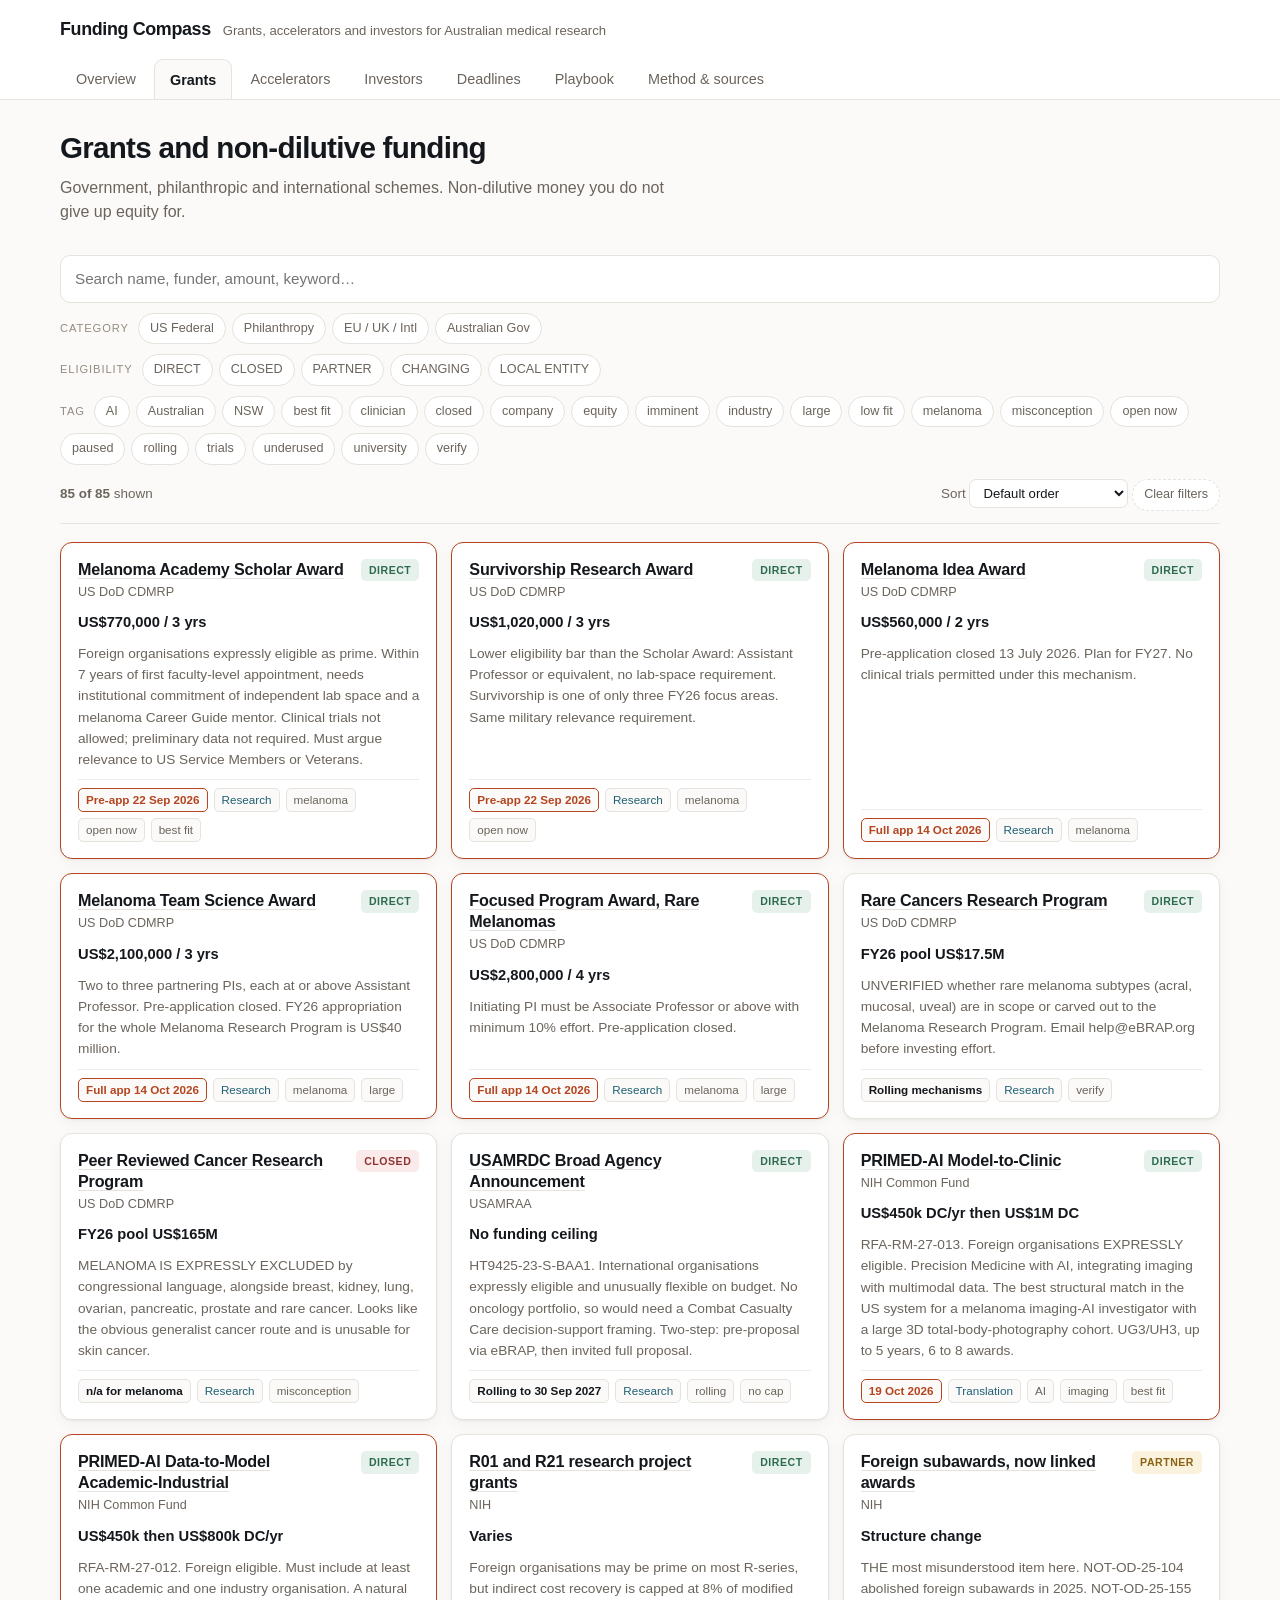
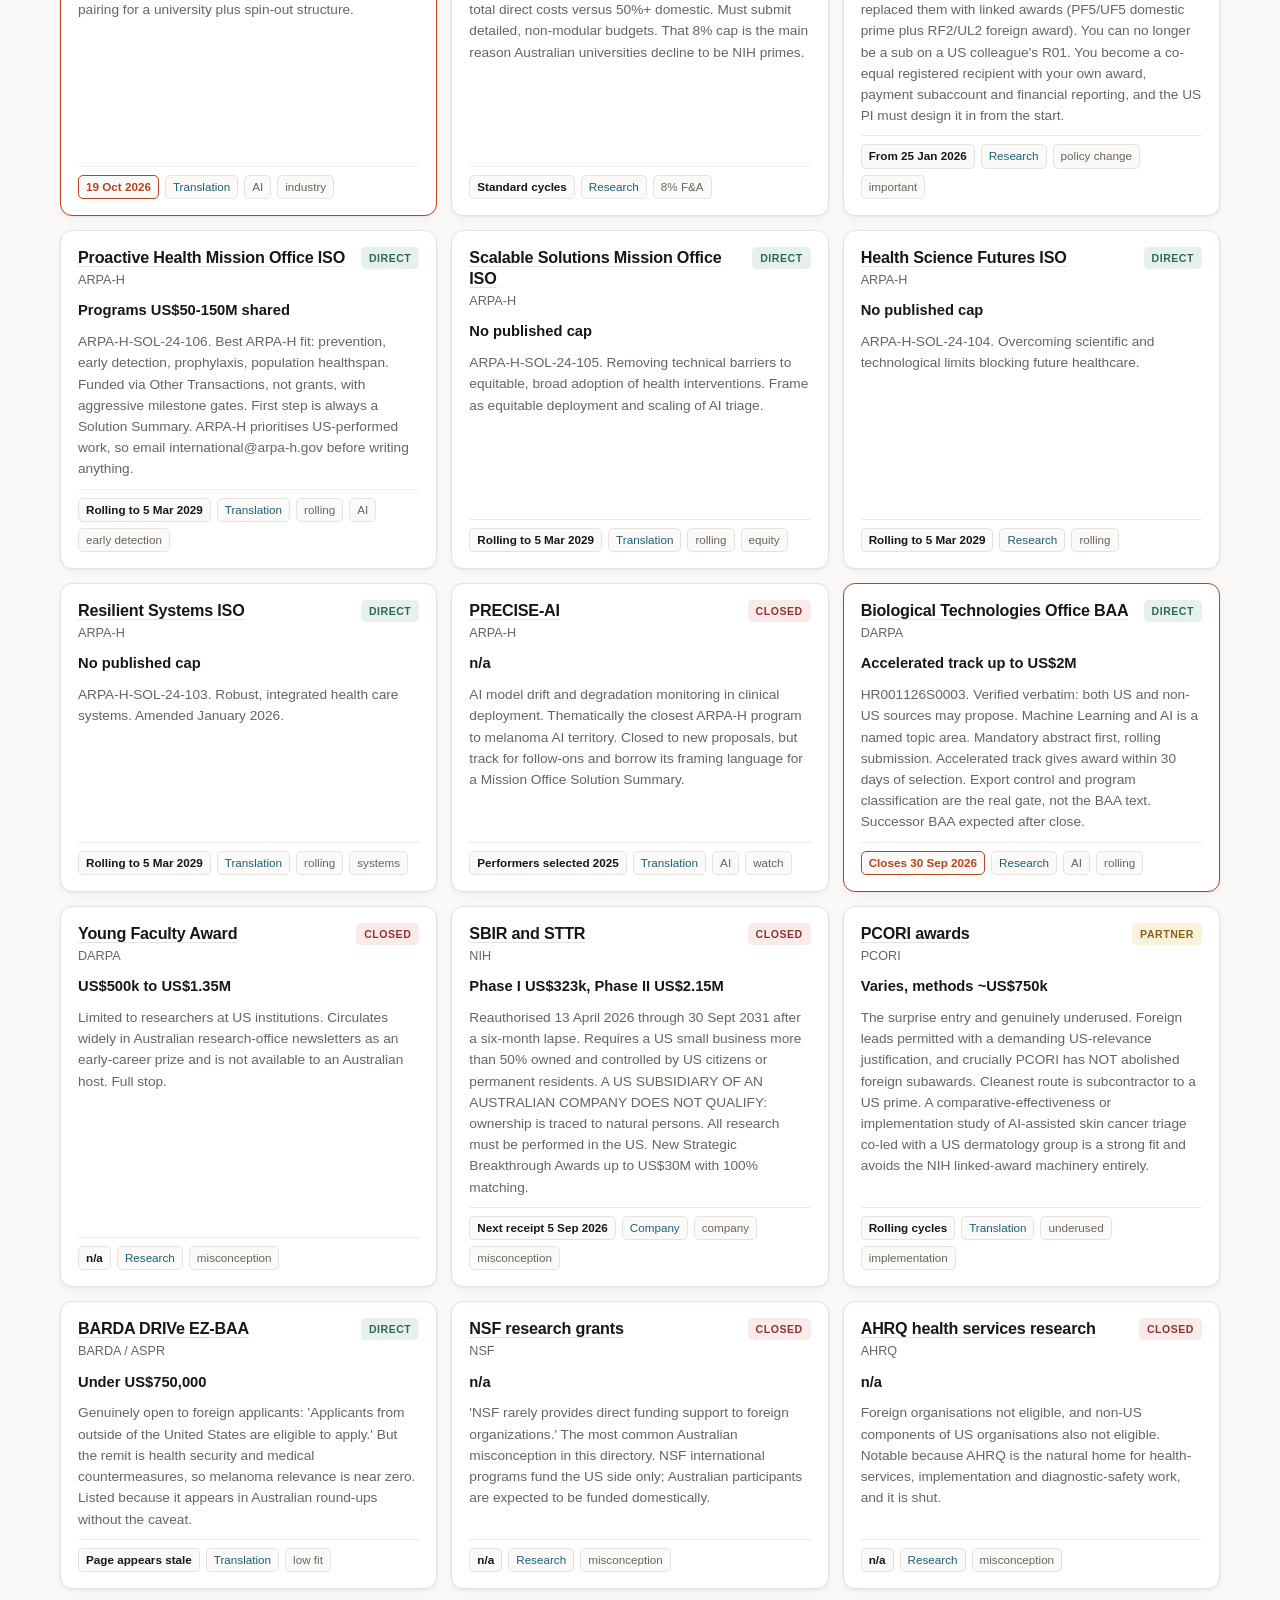
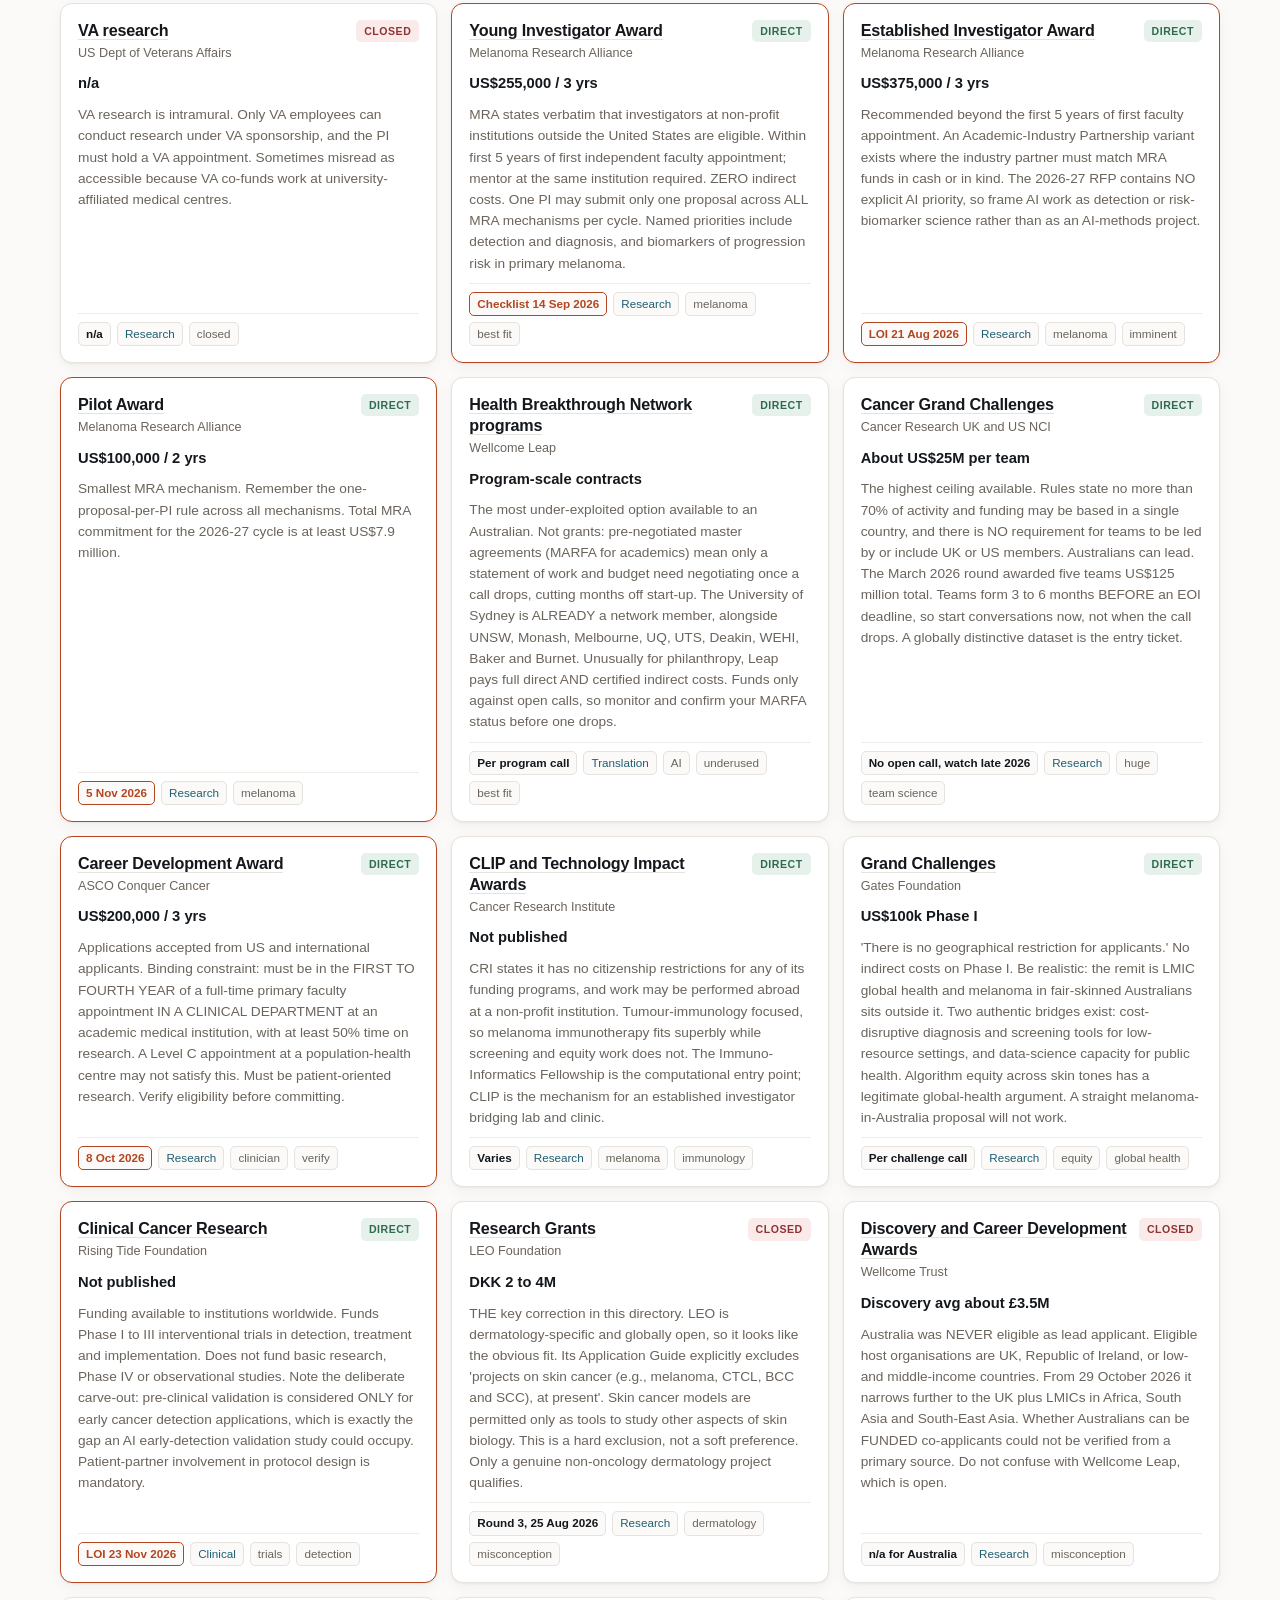
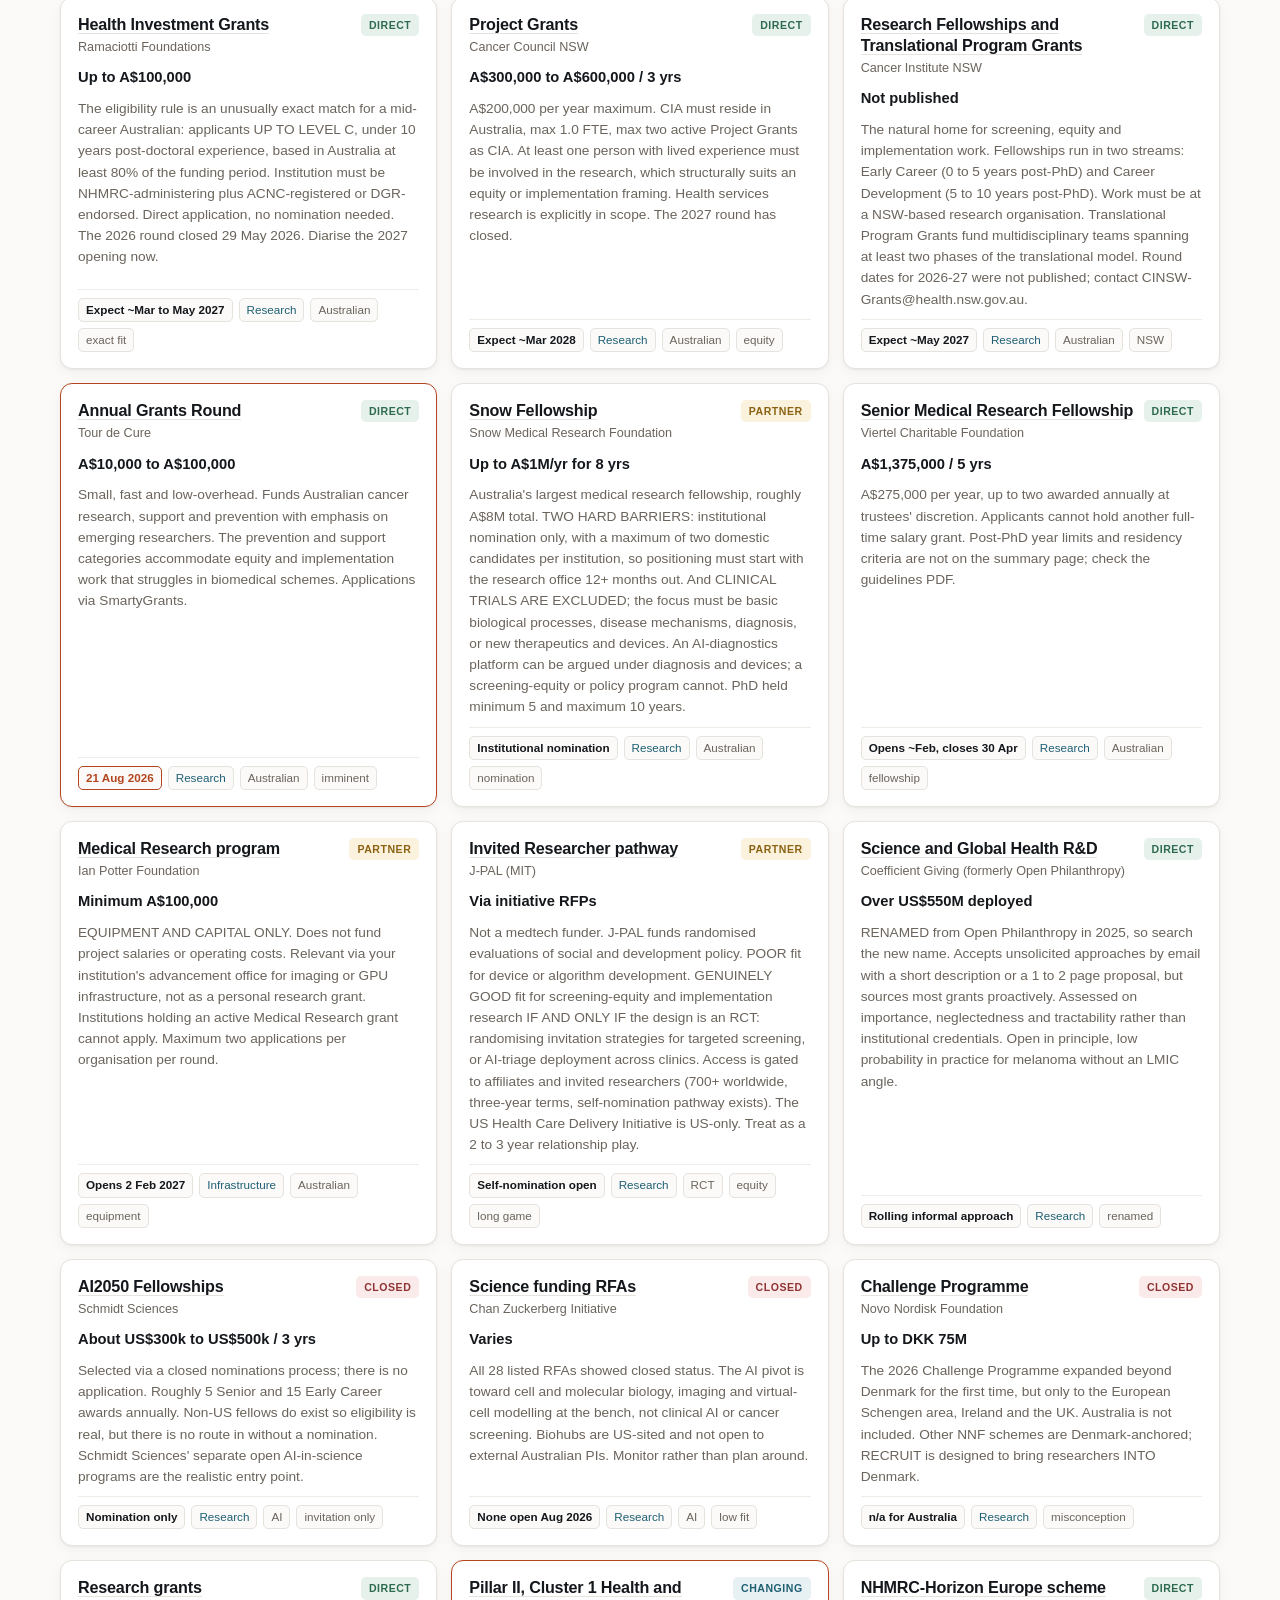
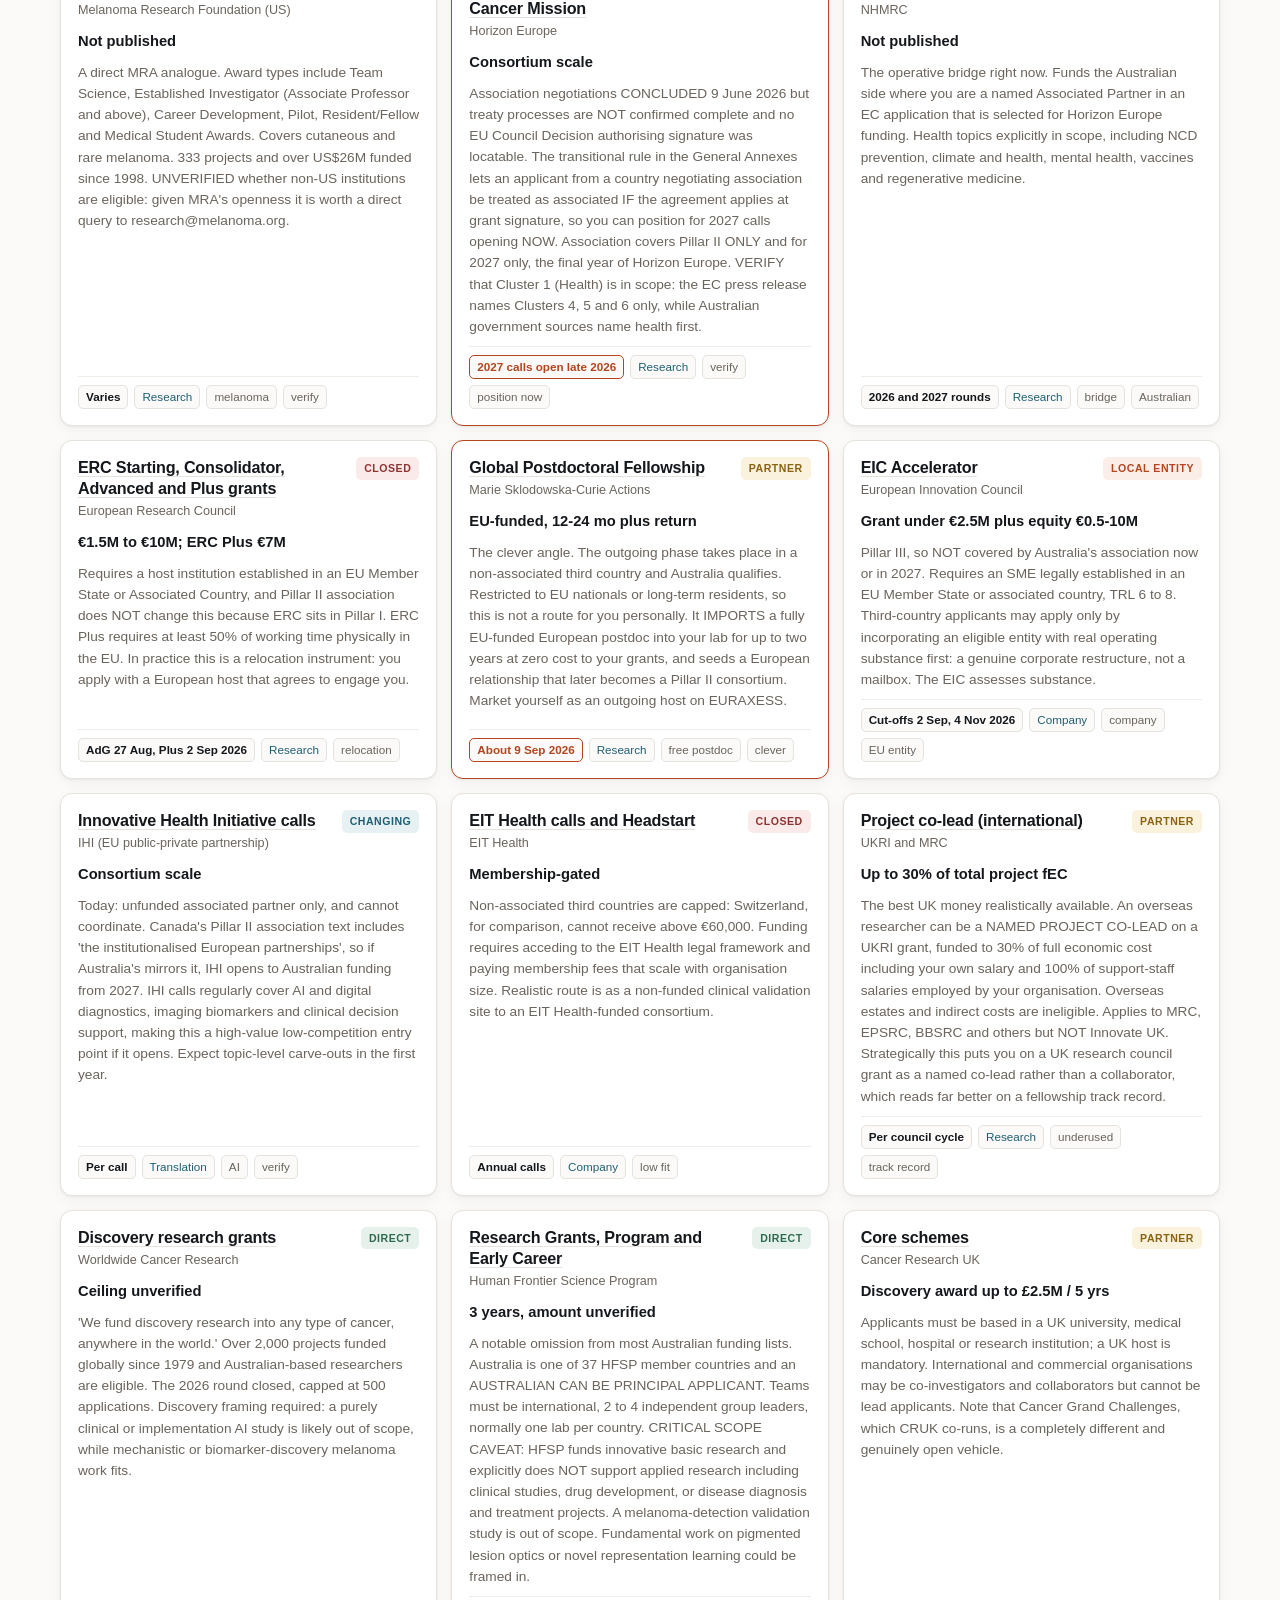
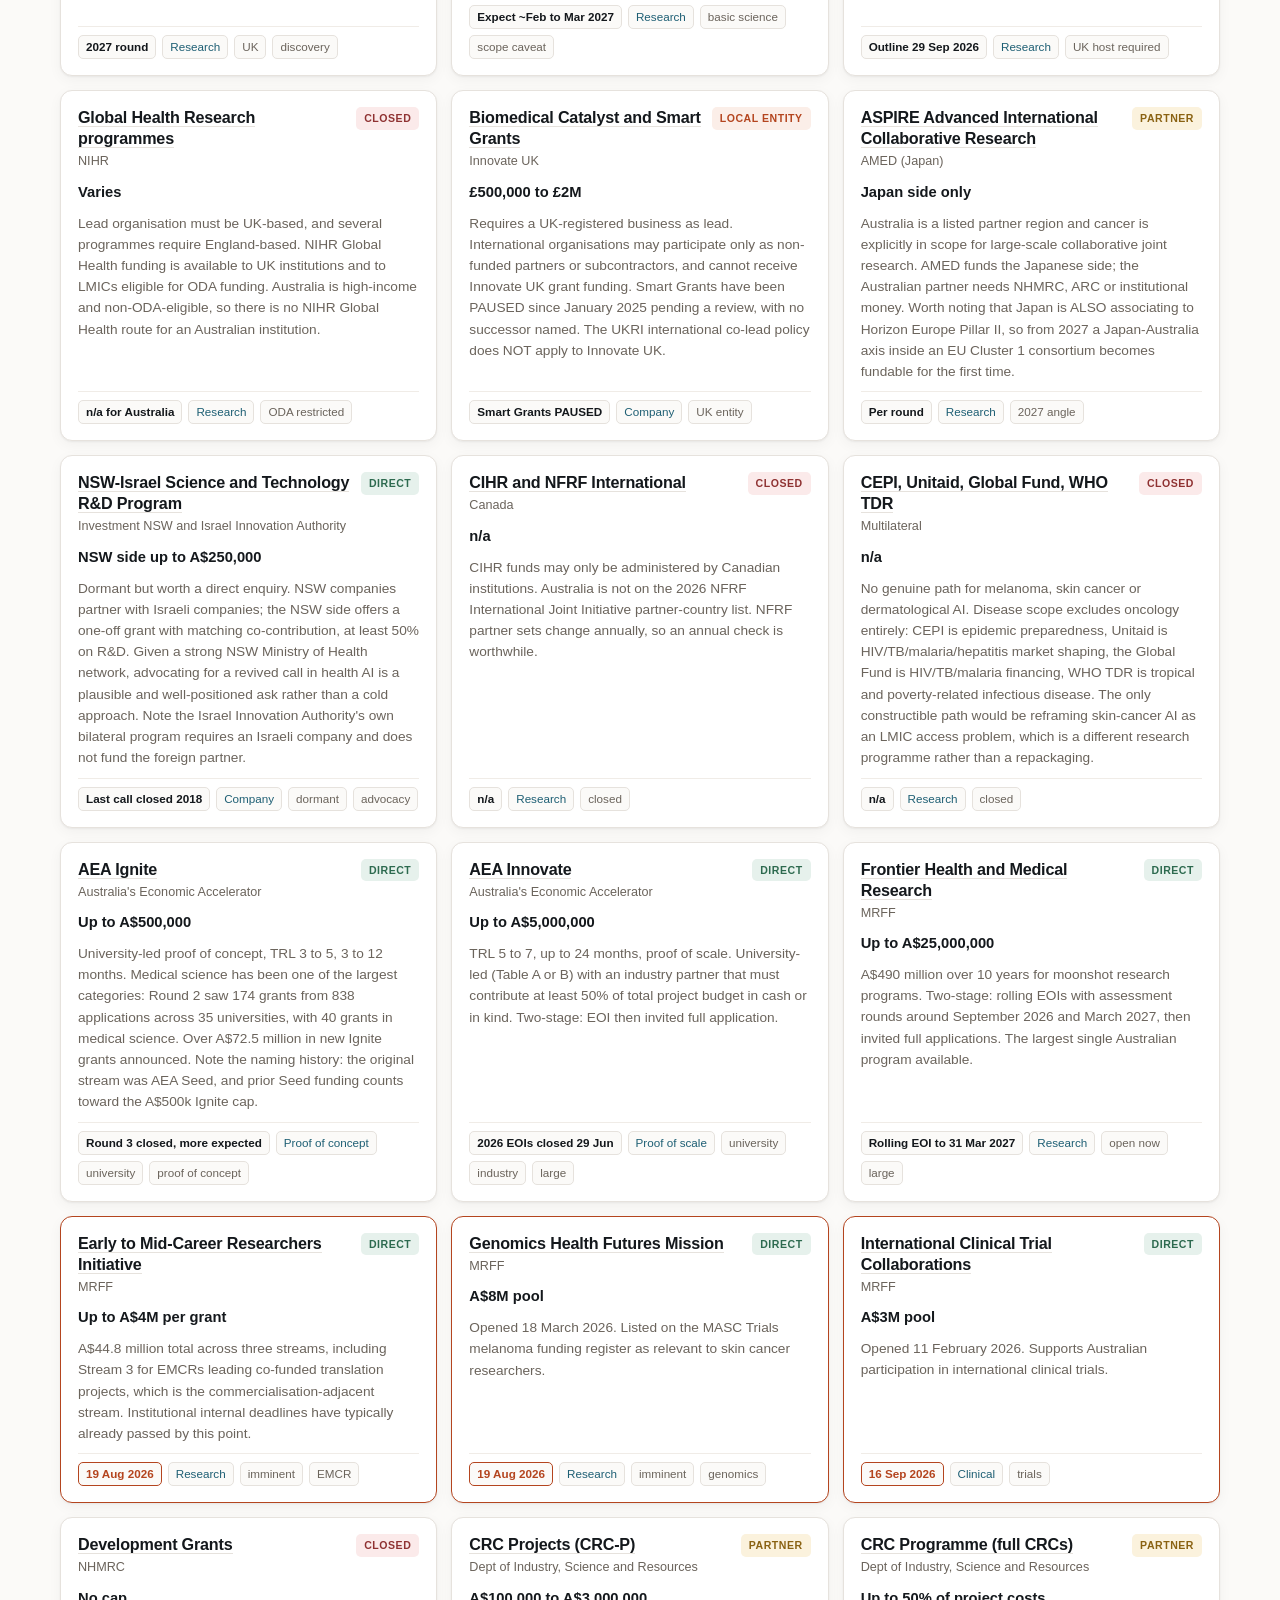
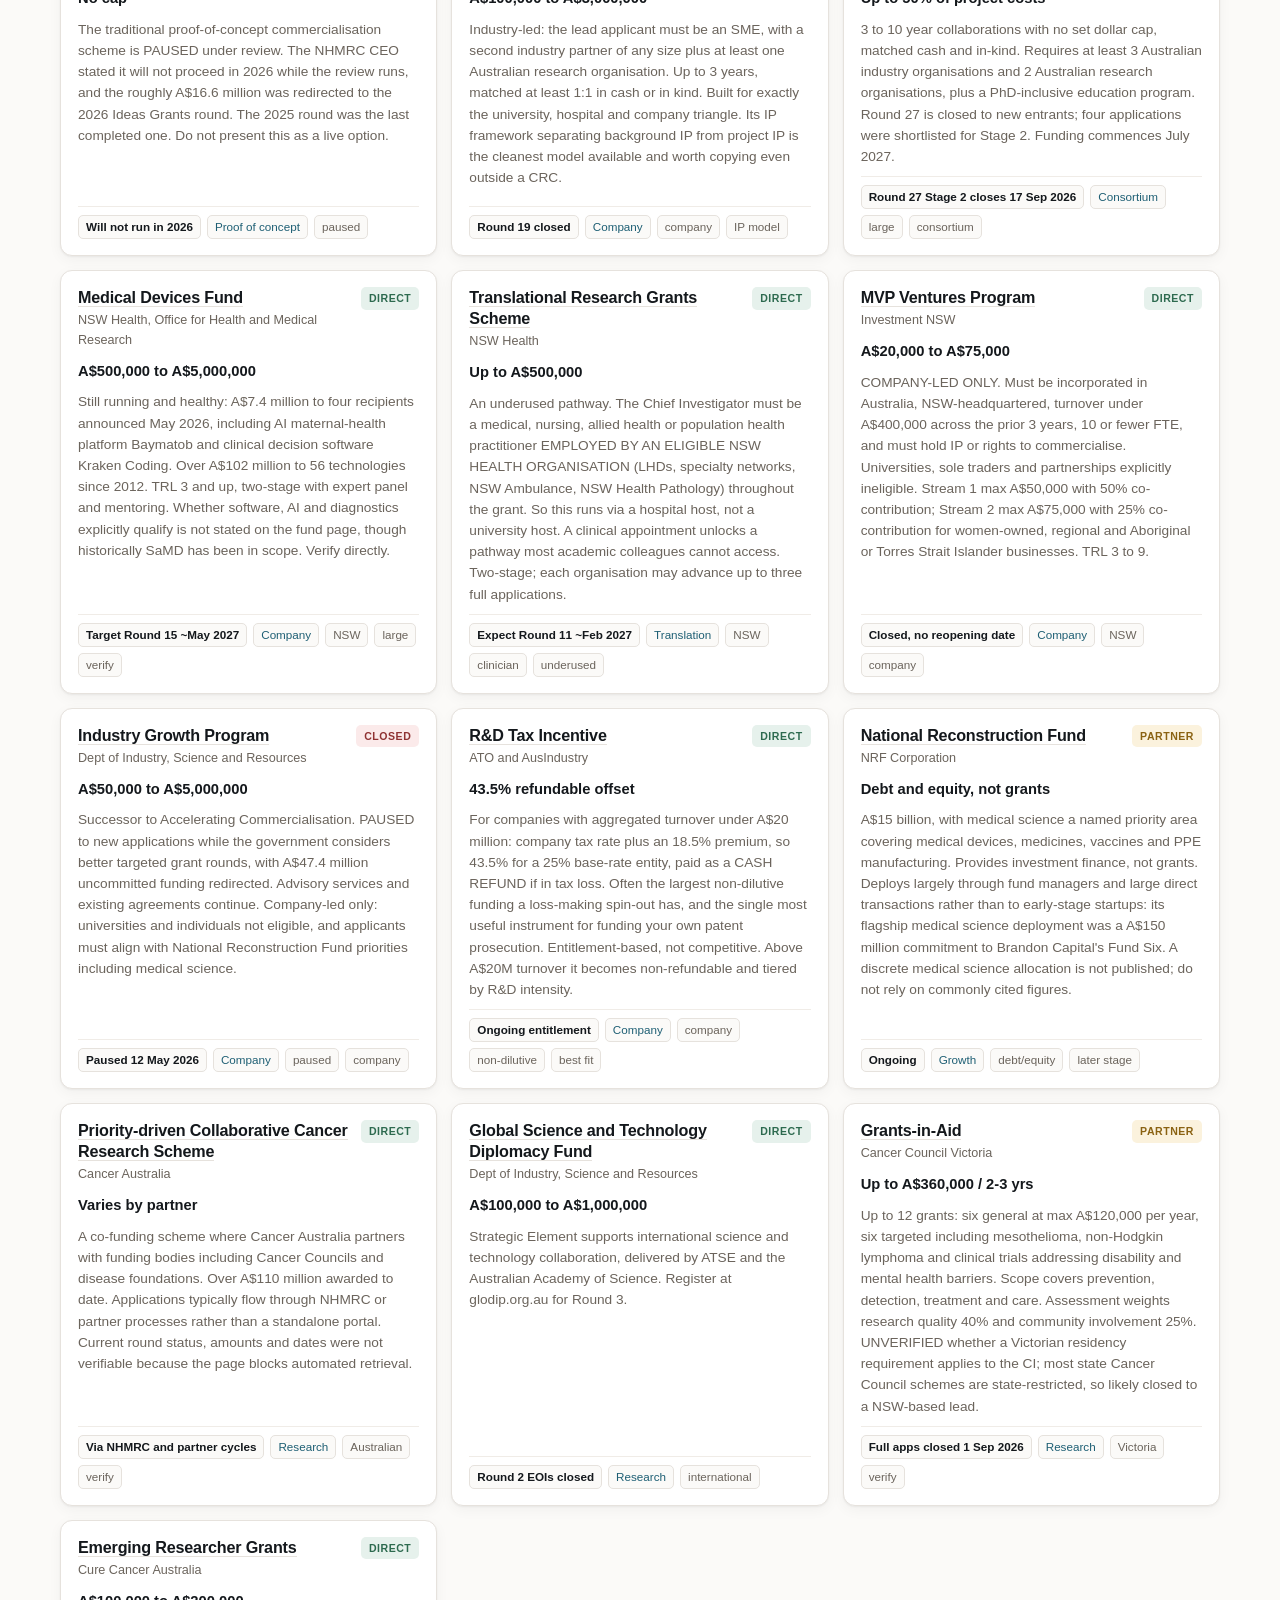
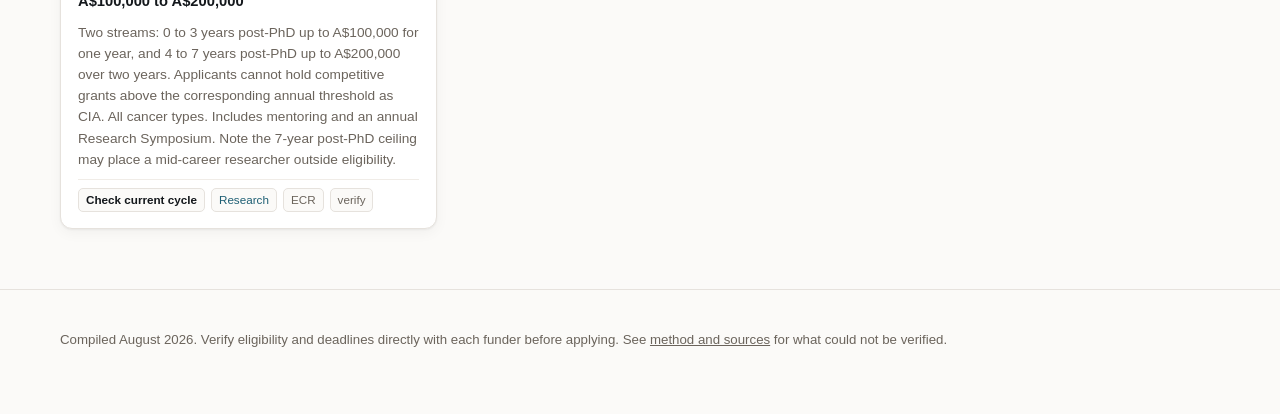
<file: grants.html>
<!DOCTYPE html>
<html lang="en">
<head>
<meta charset="utf-8">
<meta name="viewport" content="width=device-width, initial-scale=1">
<title>Grants | Funding Compass</title>
<meta name="description" content="Government, philanthropic and international schemes. Non-dilutive money you do not give up equity for.">
<link rel="stylesheet" href="assets/style.css">
<!-- Google Analytics (GA4) -->
<script async src="https://www.googletagmanager.com/gtag/js?id=G-F5CBLBM7L3"></script>
<script>
window.dataLayer = window.dataLayer || [];
function gtag(){dataLayer.push(arguments);}
gtag('js', new Date());
gtag('config', 'G-F5CBLBM7L3');
</script>
</head>
<body>

<div class="topbar"><div class="topbar-in">
  <div class="brand">
    <h1>Funding Compass</h1>
    <span class="sub">Grants, accelerators and investors for Australian medical research</span>
  </div>
  <nav class="tabs">
    <a href="index.html">Overview</a>
    <a href="grants.html" class="on">Grants</a>
    <a href="accelerators.html">Accelerators</a>
    <a href="investors.html">Investors</a>
    <a href="deadlines.html">Deadlines</a>
    <a href="playbook.html">Playbook</a>
    <a href="methodology.html">Method &amp; sources</a>
  </nav>
</div></div>

<div class="wrap">
  <section class="hero" style="padding:30px 0 8px">
    <h2>Grants and non-dilutive funding</h2>
    <p>Government, philanthropic and international schemes. Non-dilutive money you do not give up equity for.</p>
  </section>

  <div class="controls">
    <input type="search" id="q" placeholder="Search name, funder, amount, keyword&hellip;" autocomplete="off">
    <div class="chiprow" id="cat-chips"></div>
    <div class="chiprow" id="ver-chips"></div>
    <div class="chiprow" id="tag-chips"></div>
    <div class="resultbar">
      <span><b id="count">0</b> shown</span>
      <span>
        <label for="sort">Sort</label>
        <select id="sort">
          <option value="default">Default order</option>
          <option value="open">Most accessible first</option>
          <option value="urgent">Closing soon first</option>
          <option value="name">Name A to Z</option>
        </select>
        <button class="chip reset" id="reset" type="button">Clear filters</button>
      </span>
    </div>
  </div>

  <div class="grid" id="grid"></div>
  <div class="empty" id="empty" hidden>Nothing matches those filters. Try clearing one.</div>
</div>

<footer><div class="wrap">
  <p>Compiled August 2026. Verify eligibility and deadlines directly with each funder before applying. See <a href="methodology.html">method and sources</a> for what could not be verified.</p>
</div></footer>

<script src="assets/data-grants.js"></script>
<script src="assets/app.js"></script>
<script>initDirectory({data: window.GRANTS, verdictLabel: "Eligibility"});</script>
</body>
</html>
</file>
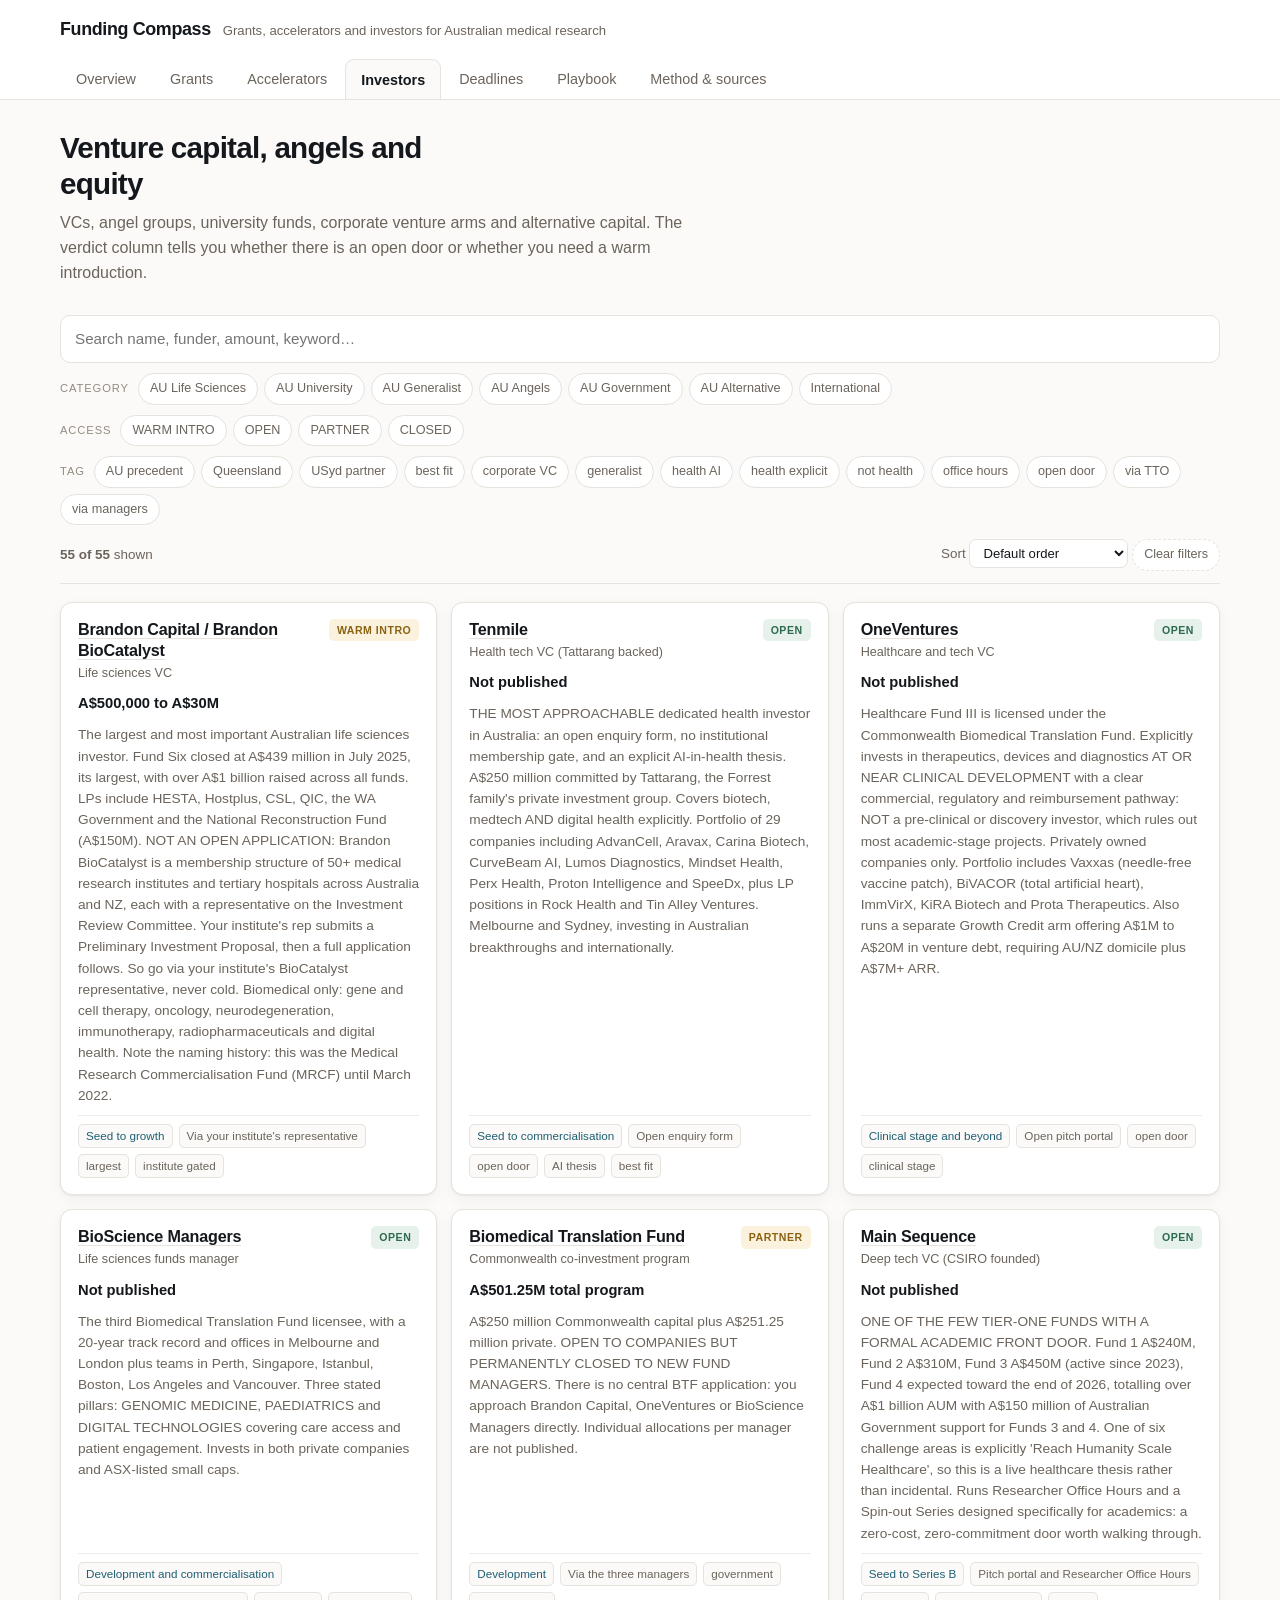
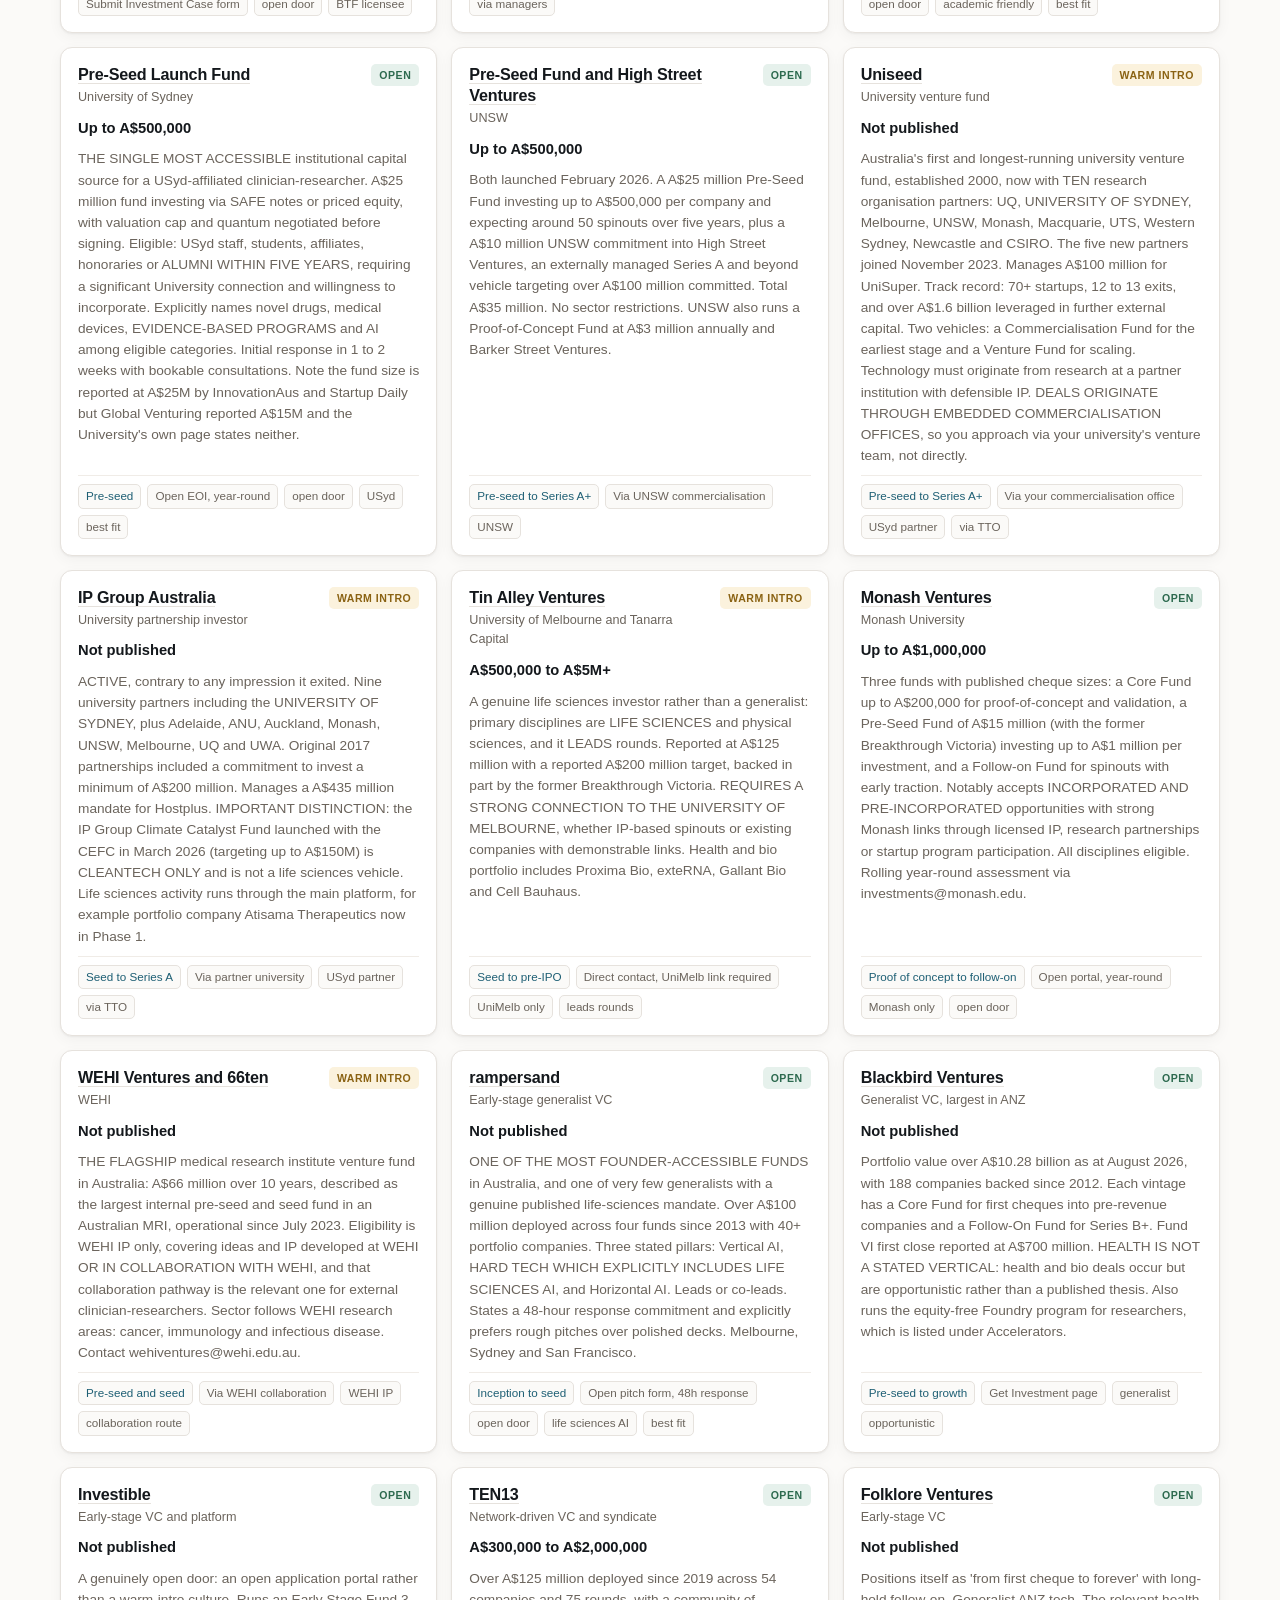
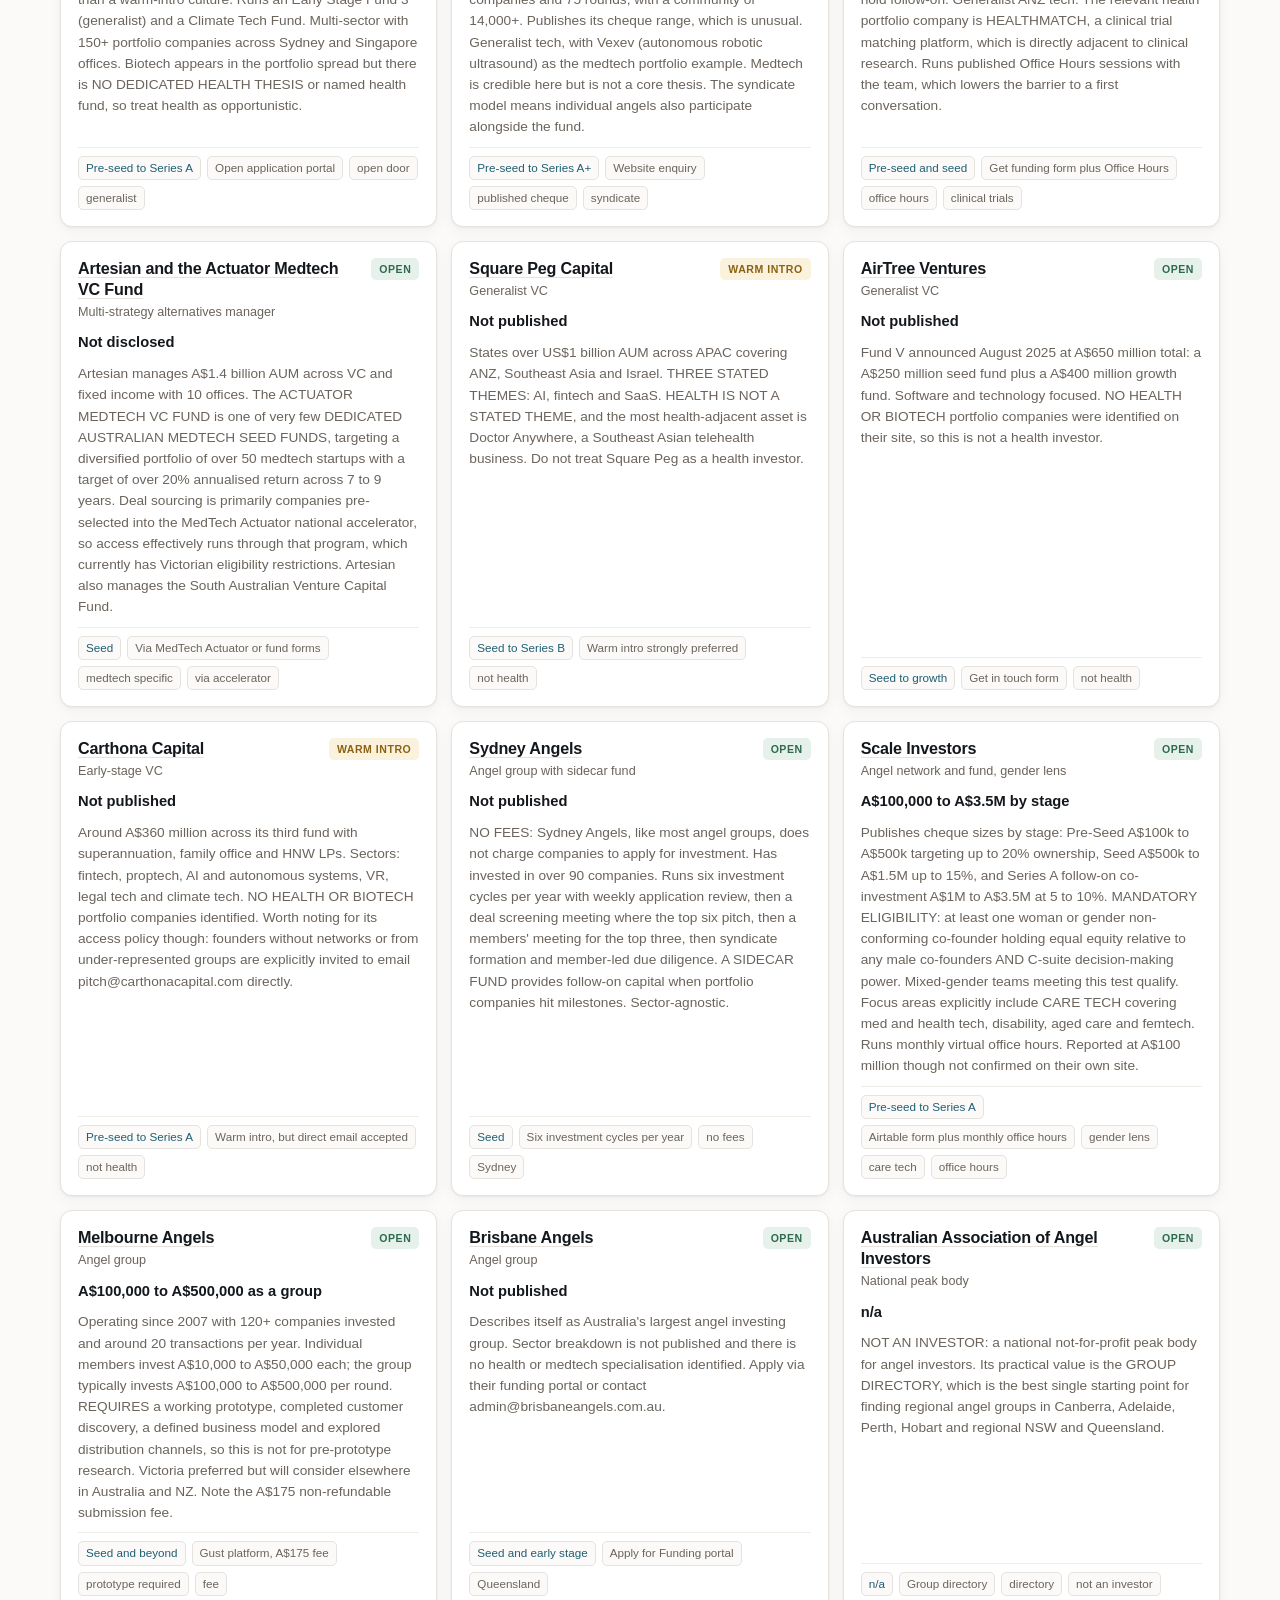
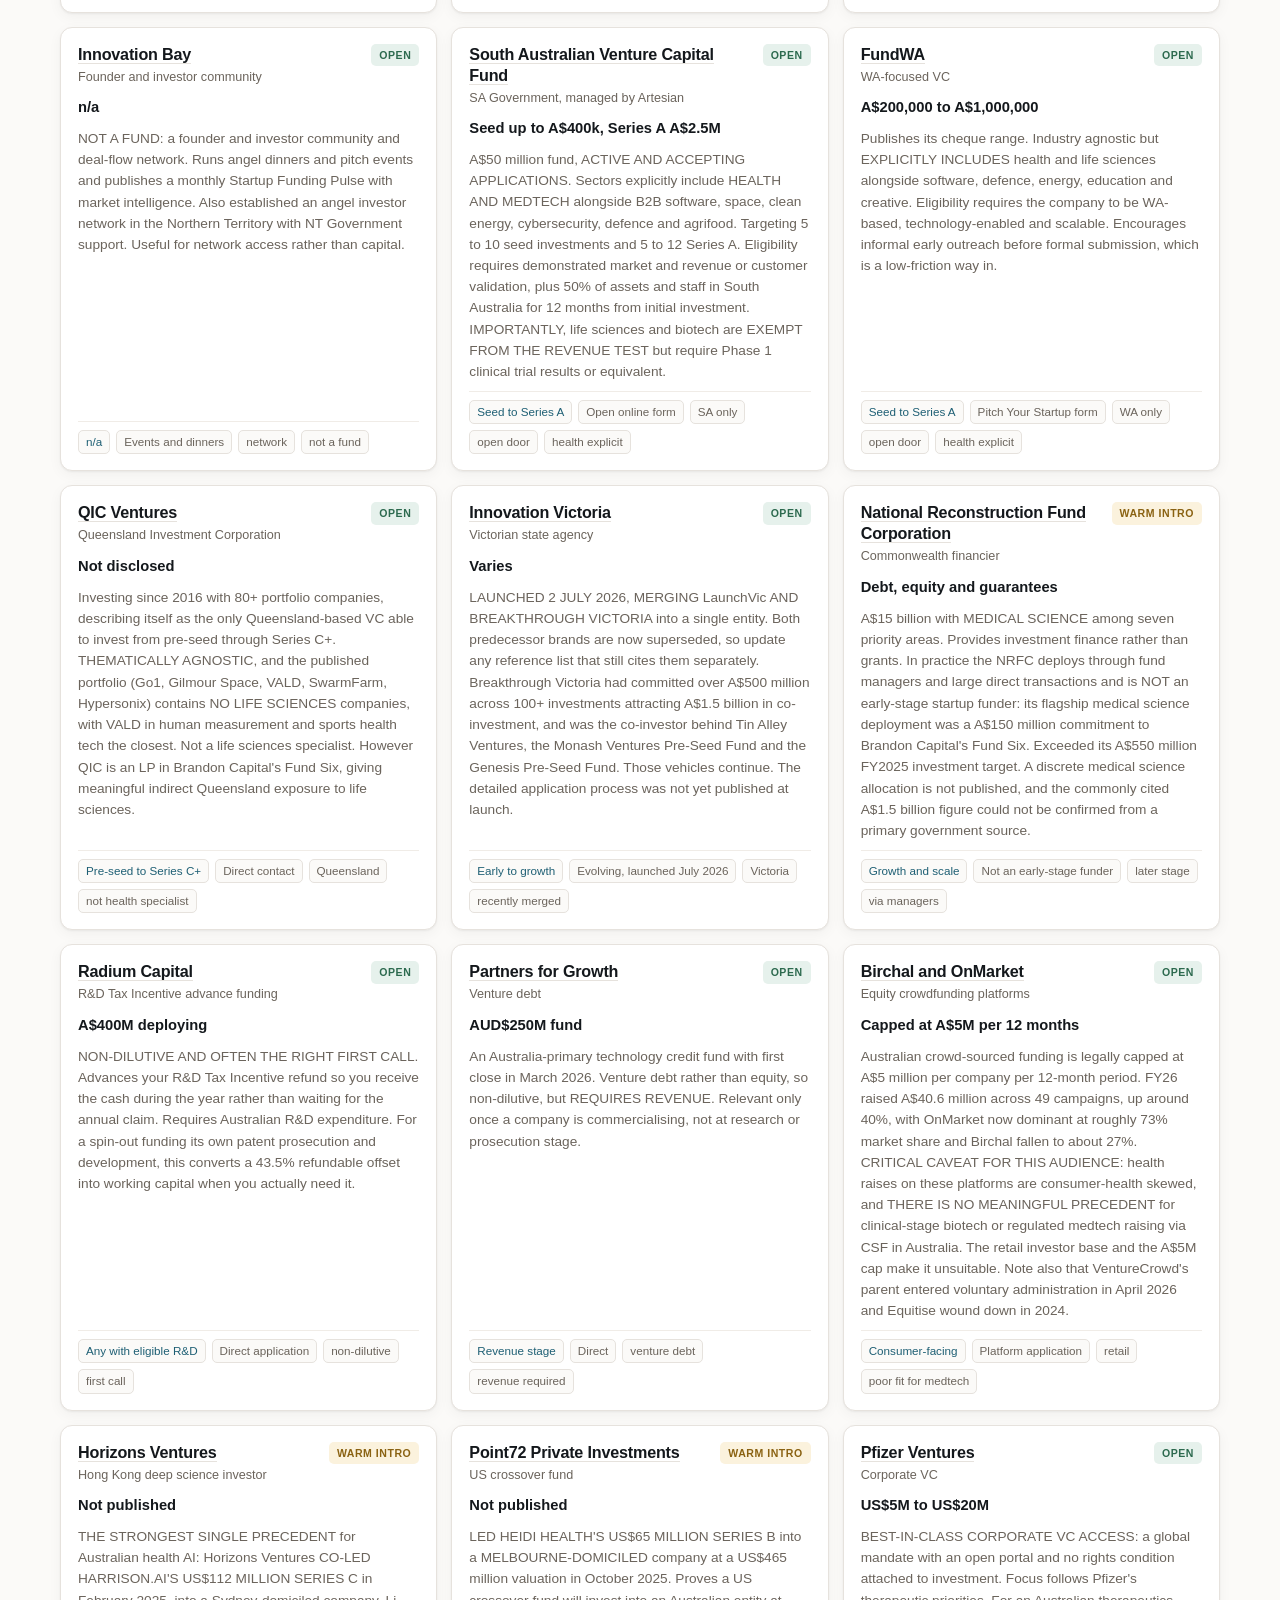
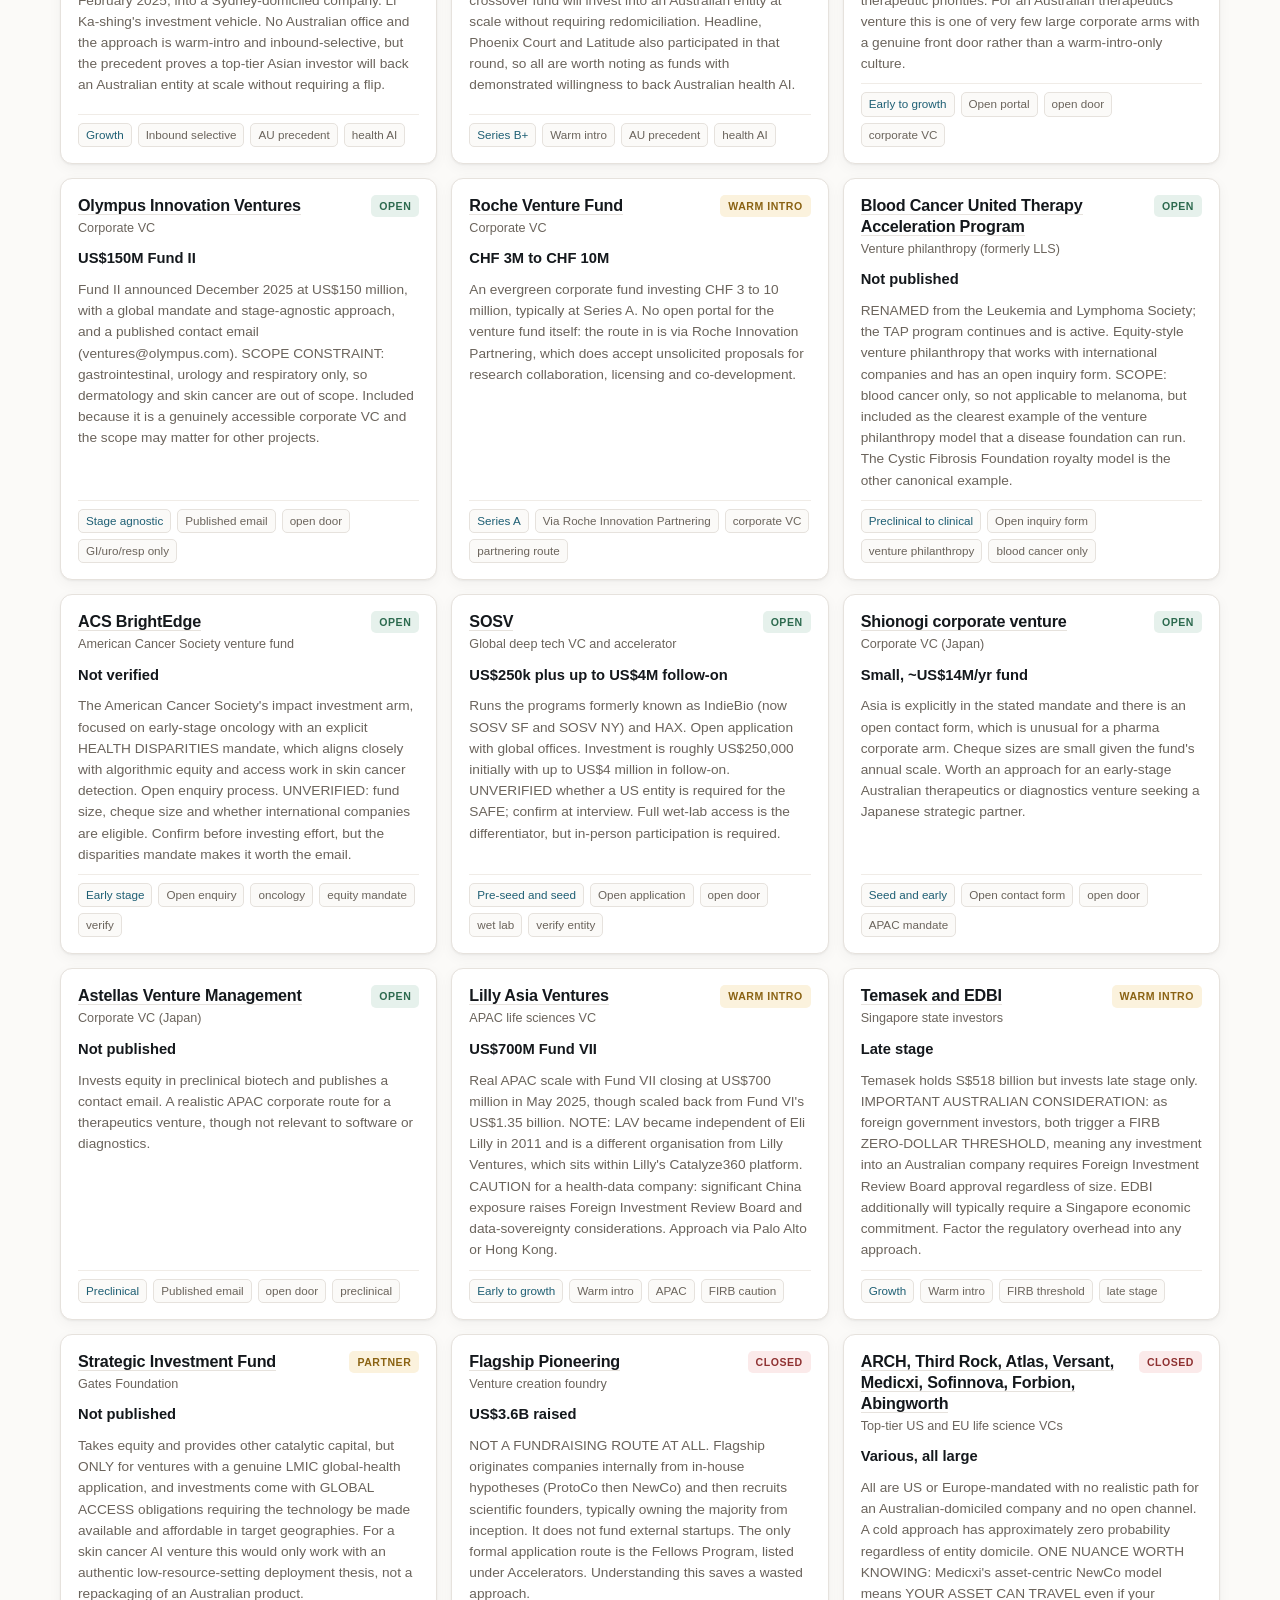
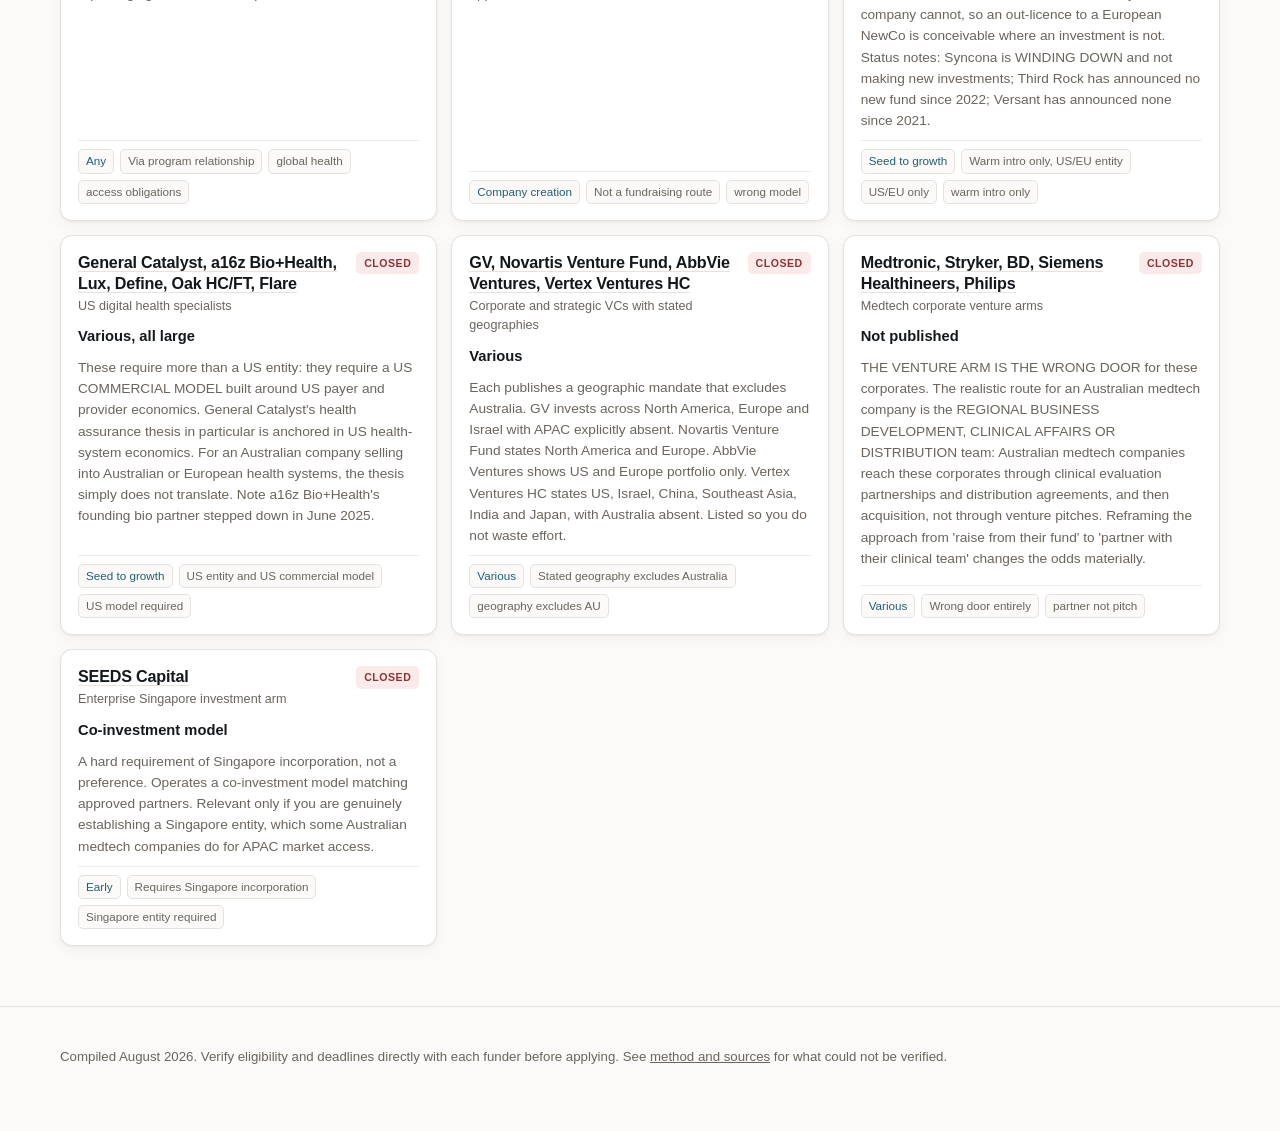
<file: investors.html>
<!DOCTYPE html>
<html lang="en">
<head>
<meta charset="utf-8">
<meta name="viewport" content="width=device-width, initial-scale=1">
<title>Investors | Funding Compass</title>
<meta name="description" content="VCs, angel groups, university funds, corporate venture arms and alternative capital. The verdict column tells you whether there is an open door or whether you need a warm introduction.">
<link rel="stylesheet" href="assets/style.css">
<!-- Google Analytics (GA4) -->
<script async src="https://www.googletagmanager.com/gtag/js?id=G-F5CBLBM7L3"></script>
<script>
window.dataLayer = window.dataLayer || [];
function gtag(){dataLayer.push(arguments);}
gtag('js', new Date());
gtag('config', 'G-F5CBLBM7L3');
</script>
</head>
<body>

<div class="topbar"><div class="topbar-in">
  <div class="brand">
    <h1>Funding Compass</h1>
    <span class="sub">Grants, accelerators and investors for Australian medical research</span>
  </div>
  <nav class="tabs">
    <a href="index.html">Overview</a>
    <a href="grants.html">Grants</a>
    <a href="accelerators.html">Accelerators</a>
    <a href="investors.html" class="on">Investors</a>
    <a href="deadlines.html">Deadlines</a>
    <a href="playbook.html">Playbook</a>
    <a href="methodology.html">Method &amp; sources</a>
  </nav>
</div></div>

<div class="wrap">
  <section class="hero" style="padding:30px 0 8px">
    <h2>Venture capital, angels and equity</h2>
    <p>VCs, angel groups, university funds, corporate venture arms and alternative capital. The verdict column tells you whether there is an open door or whether you need a warm introduction.</p>
  </section>

  <div class="controls">
    <input type="search" id="q" placeholder="Search name, funder, amount, keyword&hellip;" autocomplete="off">
    <div class="chiprow" id="cat-chips"></div>
    <div class="chiprow" id="ver-chips"></div>
    <div class="chiprow" id="tag-chips"></div>
    <div class="resultbar">
      <span><b id="count">0</b> shown</span>
      <span>
        <label for="sort">Sort</label>
        <select id="sort">
          <option value="default">Default order</option>
          <option value="open">Most accessible first</option>
          <option value="urgent">Closing soon first</option>
          <option value="name">Name A to Z</option>
        </select>
        <button class="chip reset" id="reset" type="button">Clear filters</button>
      </span>
    </div>
  </div>

  <div class="grid" id="grid"></div>
  <div class="empty" id="empty" hidden>Nothing matches those filters. Try clearing one.</div>
</div>

<footer><div class="wrap">
  <p>Compiled August 2026. Verify eligibility and deadlines directly with each funder before applying. See <a href="methodology.html">method and sources</a> for what could not be verified.</p>
</div></footer>

<script src="assets/data-investors.js"></script>
<script src="assets/app.js"></script>
<script>initDirectory({data: window.INVESTORS, verdictLabel: "Access"});</script>
</body>
</html>
</file>
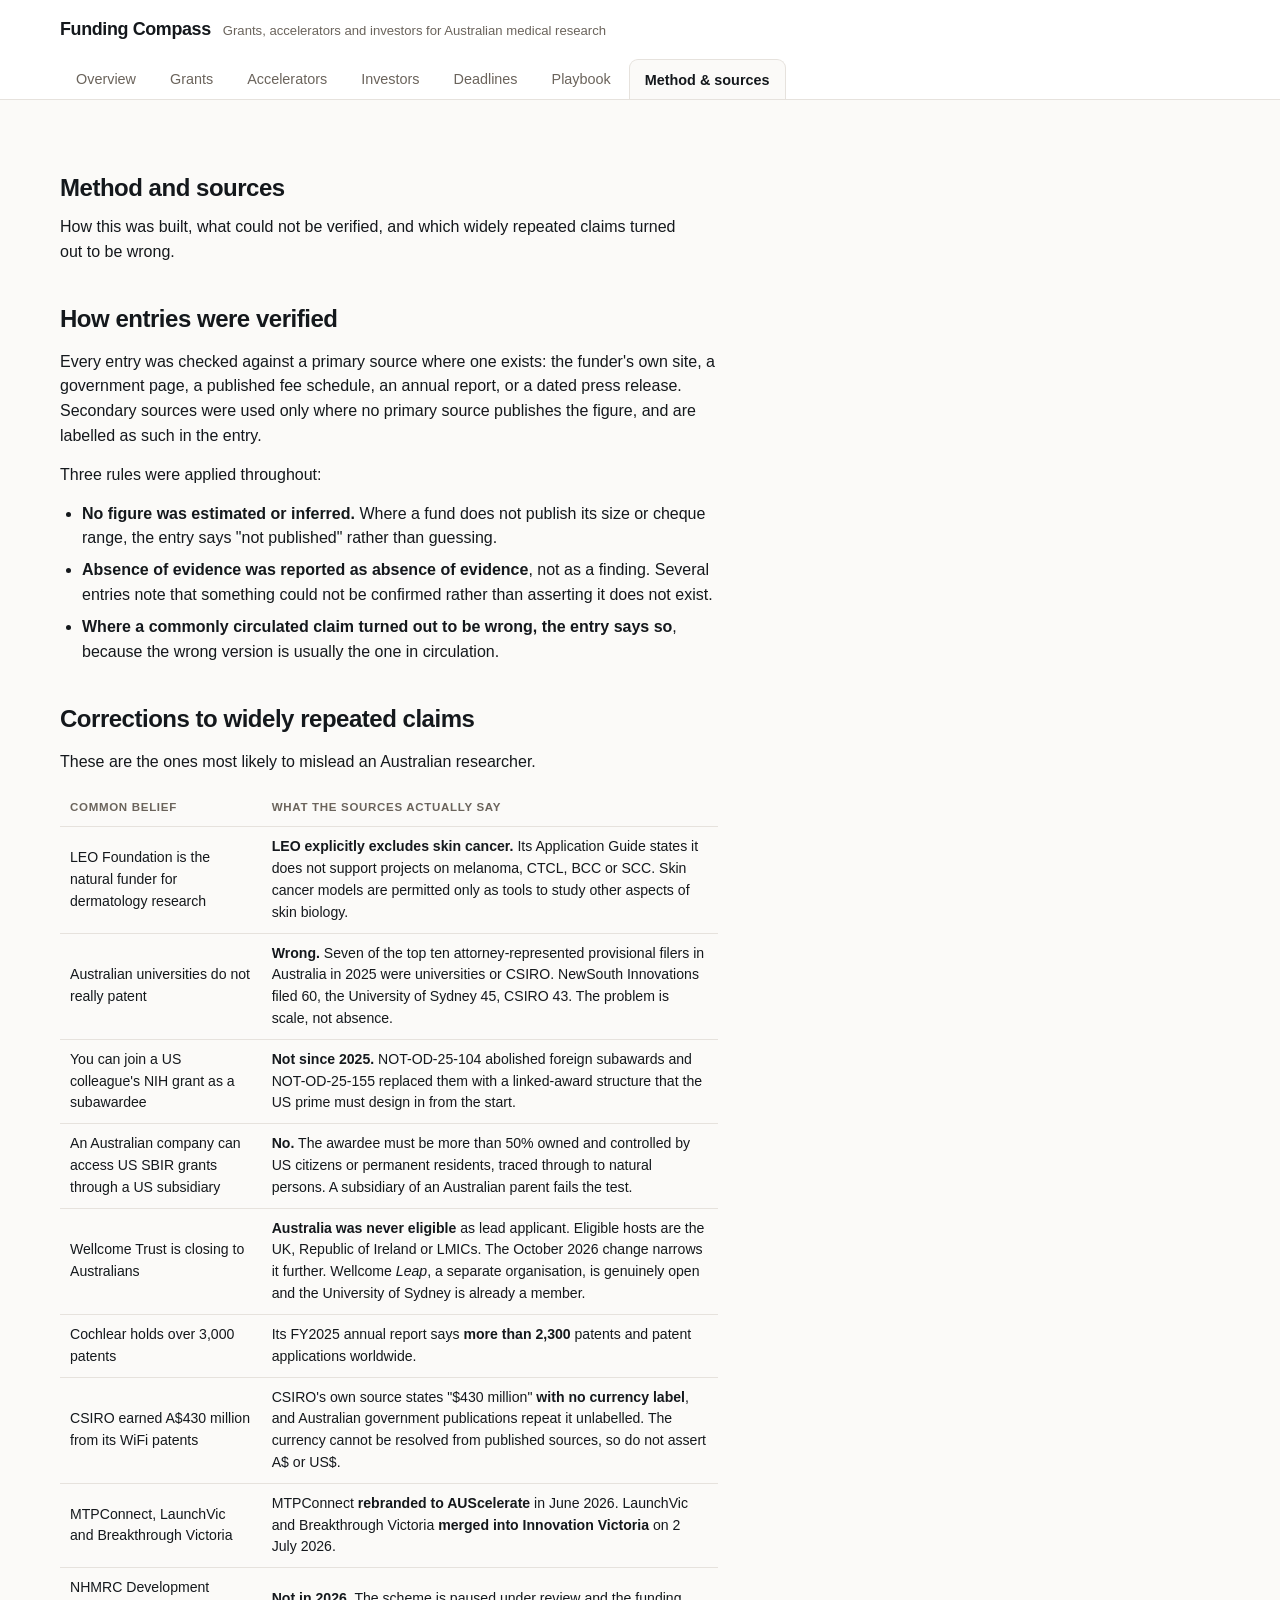
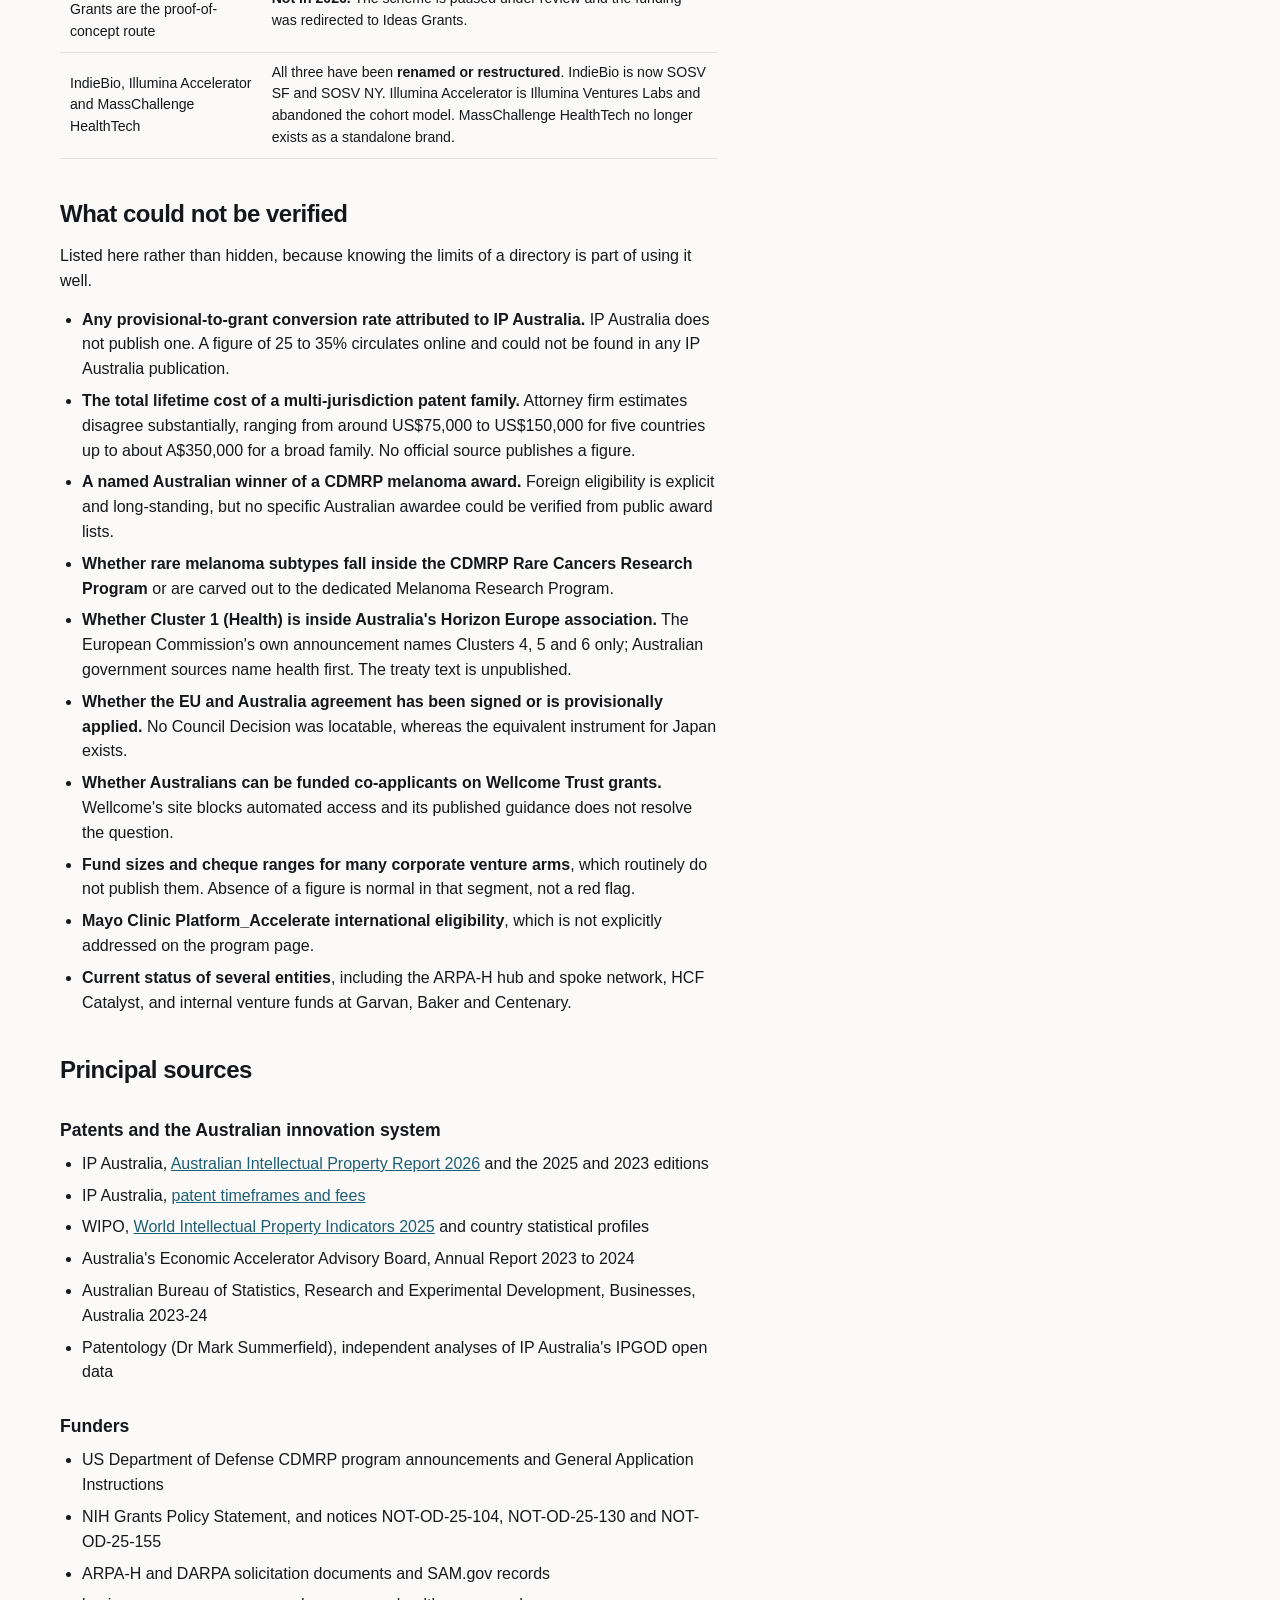
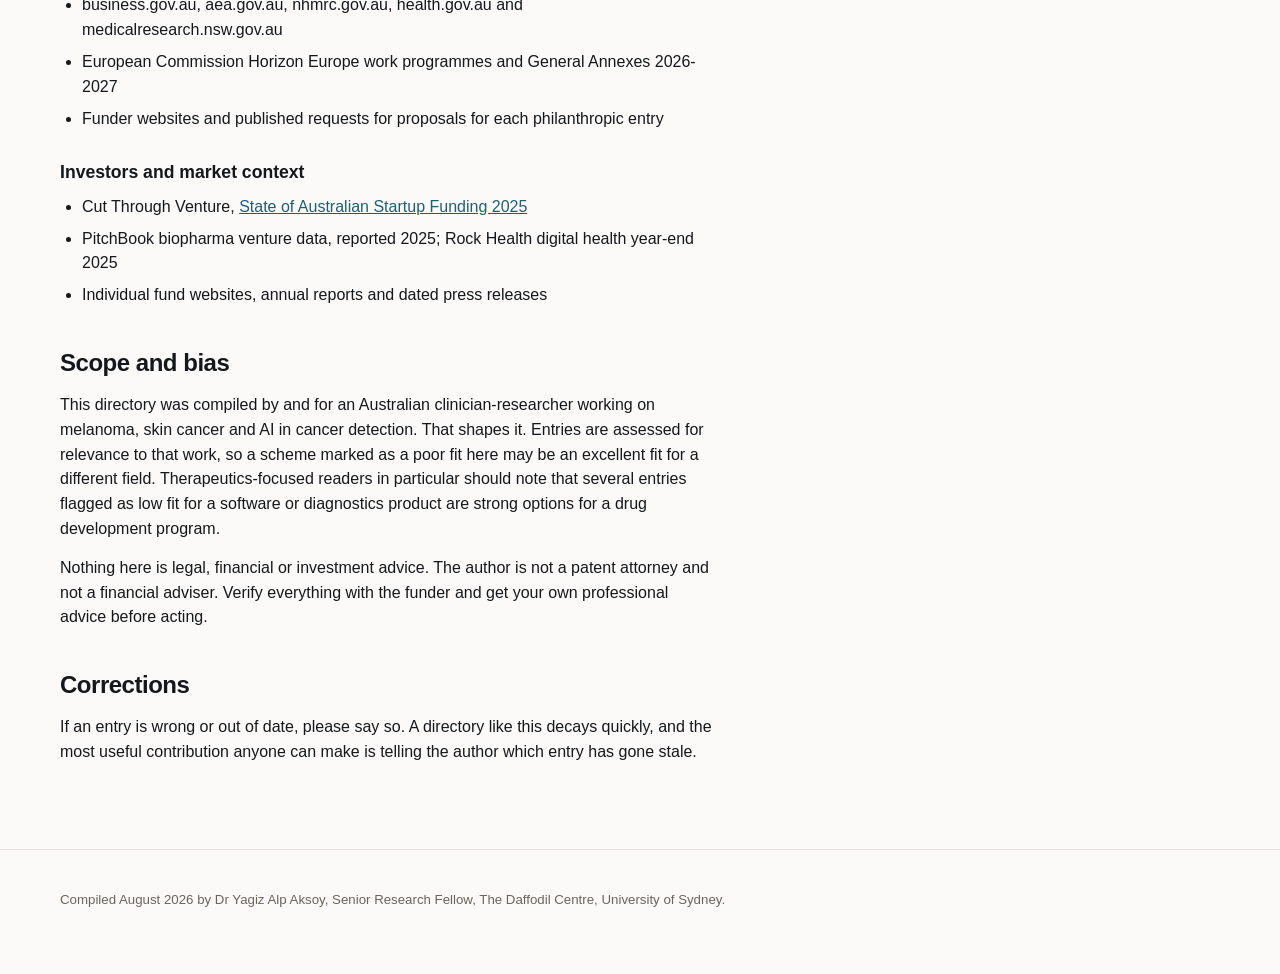
<file: methodology.html>
<!DOCTYPE html>
<html lang="en">
<head>
<meta charset="utf-8">
<meta name="viewport" content="width=device-width, initial-scale=1">
<title>Method and sources | Funding Compass</title>
<meta name="description" content="How this directory was built, what could not be verified, and which commonly repeated claims turned out to be wrong.">
<link rel="stylesheet" href="assets/style.css">
<!-- Google Analytics (GA4) -->
<script async src="https://www.googletagmanager.com/gtag/js?id=G-F5CBLBM7L3"></script>
<script>
window.dataLayer = window.dataLayer || [];
function gtag(){dataLayer.push(arguments);}
gtag('js', new Date());
gtag('config', 'G-F5CBLBM7L3');
</script>
</head>
<body>

<div class="topbar"><div class="topbar-in">
  <div class="brand">
    <h1>Funding Compass</h1>
    <span class="sub">Grants, accelerators and investors for Australian medical research</span>
  </div>
  <nav class="tabs">
    <a href="index.html">Overview</a>
    <a href="grants.html">Grants</a>
    <a href="accelerators.html">Accelerators</a>
    <a href="investors.html">Investors</a>
    <a href="deadlines.html">Deadlines</a>
    <a href="playbook.html">Playbook</a>
    <a href="methodology.html" class="on">Method &amp; sources</a>
  </nav>
</div></div>

<div class="wrap"><div class="prose">
  <section class="hero" style="padding:30px 0 0">
    <h2>Method and sources</h2>
    <p>How this was built, what could not be verified, and which widely repeated claims turned out to be wrong.</p>
  </section>

  <h2>How entries were verified</h2>
  <p>Every entry was checked against a primary source where one exists: the funder's own site, a government page, a published fee schedule, an annual report, or a dated press release. Secondary sources were used only where no primary source publishes the figure, and are labelled as such in the entry.</p>
  <p>Three rules were applied throughout:</p>
  <ul>
    <li><b>No figure was estimated or inferred.</b> Where a fund does not publish its size or cheque range, the entry says "not published" rather than guessing.</li>
    <li><b>Absence of evidence was reported as absence of evidence</b>, not as a finding. Several entries note that something could not be confirmed rather than asserting it does not exist.</li>
    <li><b>Where a commonly circulated claim turned out to be wrong, the entry says so</b>, because the wrong version is usually the one in circulation.</li>
  </ul>

  <h2>Corrections to widely repeated claims</h2>
  <p>These are the ones most likely to mislead an Australian researcher.</p>

  <table class="tbl">
    <tr><th>Common belief</th><th>What the sources actually say</th></tr>
    <tr><td>LEO Foundation is the natural funder for dermatology research</td><td><b>LEO explicitly excludes skin cancer.</b> Its Application Guide states it does not support projects on melanoma, CTCL, BCC or SCC. Skin cancer models are permitted only as tools to study other aspects of skin biology.</td></tr>
    <tr><td>Australian universities do not really patent</td><td><b>Wrong.</b> Seven of the top ten attorney-represented provisional filers in Australia in 2025 were universities or CSIRO. NewSouth Innovations filed 60, the University of Sydney 45, CSIRO 43. The problem is scale, not absence.</td></tr>
    <tr><td>You can join a US colleague's NIH grant as a subawardee</td><td><b>Not since 2025.</b> NOT-OD-25-104 abolished foreign subawards and NOT-OD-25-155 replaced them with a linked-award structure that the US prime must design in from the start.</td></tr>
    <tr><td>An Australian company can access US SBIR grants through a US subsidiary</td><td><b>No.</b> The awardee must be more than 50% owned and controlled by US citizens or permanent residents, traced through to natural persons. A subsidiary of an Australian parent fails the test.</td></tr>
    <tr><td>Wellcome Trust is closing to Australians</td><td><b>Australia was never eligible</b> as lead applicant. Eligible hosts are the UK, Republic of Ireland or LMICs. The October 2026 change narrows it further. Wellcome <i>Leap</i>, a separate organisation, is genuinely open and the University of Sydney is already a member.</td></tr>
    <tr><td>Cochlear holds over 3,000 patents</td><td>Its FY2025 annual report says <b>more than 2,300</b> patents and patent applications worldwide.</td></tr>
    <tr><td>CSIRO earned A$430 million from its WiFi patents</td><td>CSIRO's own source states "$430 million" <b>with no currency label</b>, and Australian government publications repeat it unlabelled. The currency cannot be resolved from published sources, so do not assert A$ or US$.</td></tr>
    <tr><td>MTPConnect, LaunchVic and Breakthrough Victoria</td><td>MTPConnect <b>rebranded to AUScelerate</b> in June 2026. LaunchVic and Breakthrough Victoria <b>merged into Innovation Victoria</b> on 2 July 2026.</td></tr>
    <tr><td>NHMRC Development Grants are the proof-of-concept route</td><td><b>Not in 2026.</b> The scheme is paused under review and the funding was redirected to Ideas Grants.</td></tr>
    <tr><td>IndieBio, Illumina Accelerator and MassChallenge HealthTech</td><td>All three have been <b>renamed or restructured</b>. IndieBio is now SOSV SF and SOSV NY. Illumina Accelerator is Illumina Ventures Labs and abandoned the cohort model. MassChallenge HealthTech no longer exists as a standalone brand.</td></tr>
  </table>

  <h2>What could not be verified</h2>
  <p>Listed here rather than hidden, because knowing the limits of a directory is part of using it well.</p>
  <ul>
    <li><b>Any provisional-to-grant conversion rate attributed to IP Australia.</b> IP Australia does not publish one. A figure of 25 to 35% circulates online and could not be found in any IP Australia publication.</li>
    <li><b>The total lifetime cost of a multi-jurisdiction patent family.</b> Attorney firm estimates disagree substantially, ranging from around US$75,000 to US$150,000 for five countries up to about A$350,000 for a broad family. No official source publishes a figure.</li>
    <li><b>A named Australian winner of a CDMRP melanoma award.</b> Foreign eligibility is explicit and long-standing, but no specific Australian awardee could be verified from public award lists.</li>
    <li><b>Whether rare melanoma subtypes fall inside the CDMRP Rare Cancers Research Program</b> or are carved out to the dedicated Melanoma Research Program.</li>
    <li><b>Whether Cluster 1 (Health) is inside Australia's Horizon Europe association.</b> The European Commission's own announcement names Clusters 4, 5 and 6 only; Australian government sources name health first. The treaty text is unpublished.</li>
    <li><b>Whether the EU and Australia agreement has been signed or is provisionally applied.</b> No Council Decision was locatable, whereas the equivalent instrument for Japan exists.</li>
    <li><b>Whether Australians can be funded co-applicants on Wellcome Trust grants.</b> Wellcome's site blocks automated access and its published guidance does not resolve the question.</li>
    <li><b>Fund sizes and cheque ranges for many corporate venture arms</b>, which routinely do not publish them. Absence of a figure is normal in that segment, not a red flag.</li>
    <li><b>Mayo Clinic Platform_Accelerate international eligibility</b>, which is not explicitly addressed on the program page.</li>
    <li><b>Current status of several entities</b>, including the ARPA-H hub and spoke network, HCF Catalyst, and internal venture funds at Garvan, Baker and Centenary.</li>
  </ul>

  <h2>Principal sources</h2>
  <h3>Patents and the Australian innovation system</h3>
  <ul>
    <li>IP Australia, <a href="https://www.ipaustralia.gov.au/tools-and-research/professional-resources/data-research-and-reports/australian-ip-report-2026" target="_blank" rel="noopener">Australian Intellectual Property Report 2026</a> and the 2025 and 2023 editions</li>
    <li>IP Australia, <a href="https://www.ipaustralia.gov.au/patents/timeframes-and-fees" target="_blank" rel="noopener">patent timeframes and fees</a></li>
    <li>WIPO, <a href="https://www.wipo.int/edocs/pubdocs/en/wipo-pub-941-17-2025-en-world-intellectual-property-indicators-2025.pdf" target="_blank" rel="noopener">World Intellectual Property Indicators 2025</a> and country statistical profiles</li>
    <li>Australia's Economic Accelerator Advisory Board, Annual Report 2023 to 2024</li>
    <li>Australian Bureau of Statistics, Research and Experimental Development, Businesses, Australia 2023-24</li>
    <li>Patentology (Dr Mark Summerfield), independent analyses of IP Australia's IPGOD open data</li>
  </ul>

  <h3>Funders</h3>
  <ul>
    <li>US Department of Defense CDMRP program announcements and General Application Instructions</li>
    <li>NIH Grants Policy Statement, and notices NOT-OD-25-104, NOT-OD-25-130 and NOT-OD-25-155</li>
    <li>ARPA-H and DARPA solicitation documents and SAM.gov records</li>
    <li>business.gov.au, aea.gov.au, nhmrc.gov.au, health.gov.au and medicalresearch.nsw.gov.au</li>
    <li>European Commission Horizon Europe work programmes and General Annexes 2026-2027</li>
    <li>Funder websites and published requests for proposals for each philanthropic entry</li>
  </ul>

  <h3>Investors and market context</h3>
  <ul>
    <li>Cut Through Venture, <a href="https://www.cutthrough.com/insights/state-of-australian-startup-funding-2025" target="_blank" rel="noopener">State of Australian Startup Funding 2025</a></li>
    <li>PitchBook biopharma venture data, reported 2025; Rock Health digital health year-end 2025</li>
    <li>Individual fund websites, annual reports and dated press releases</li>
  </ul>

  <h2>Scope and bias</h2>
  <p>This directory was compiled by and for an Australian clinician-researcher working on melanoma, skin cancer and AI in cancer detection. That shapes it. Entries are assessed for relevance to that work, so a scheme marked as a poor fit here may be an excellent fit for a different field. Therapeutics-focused readers in particular should note that several entries flagged as low fit for a software or diagnostics product are strong options for a drug development program.</p>
  <p>Nothing here is legal, financial or investment advice. The author is not a patent attorney and not a financial adviser. Verify everything with the funder and get your own professional advice before acting.</p>

  <h2>Corrections</h2>
  <p>If an entry is wrong or out of date, please say so. A directory like this decays quickly, and the most useful contribution anyone can make is telling the author which entry has gone stale.</p>
</div></div>

<footer><div class="wrap">
  <p>Compiled August 2026 by Dr Yagiz Alp Aksoy, Senior Research Fellow, The Daffodil Centre, University of Sydney.</p>
</div></footer>
</body>
</html>
</file>
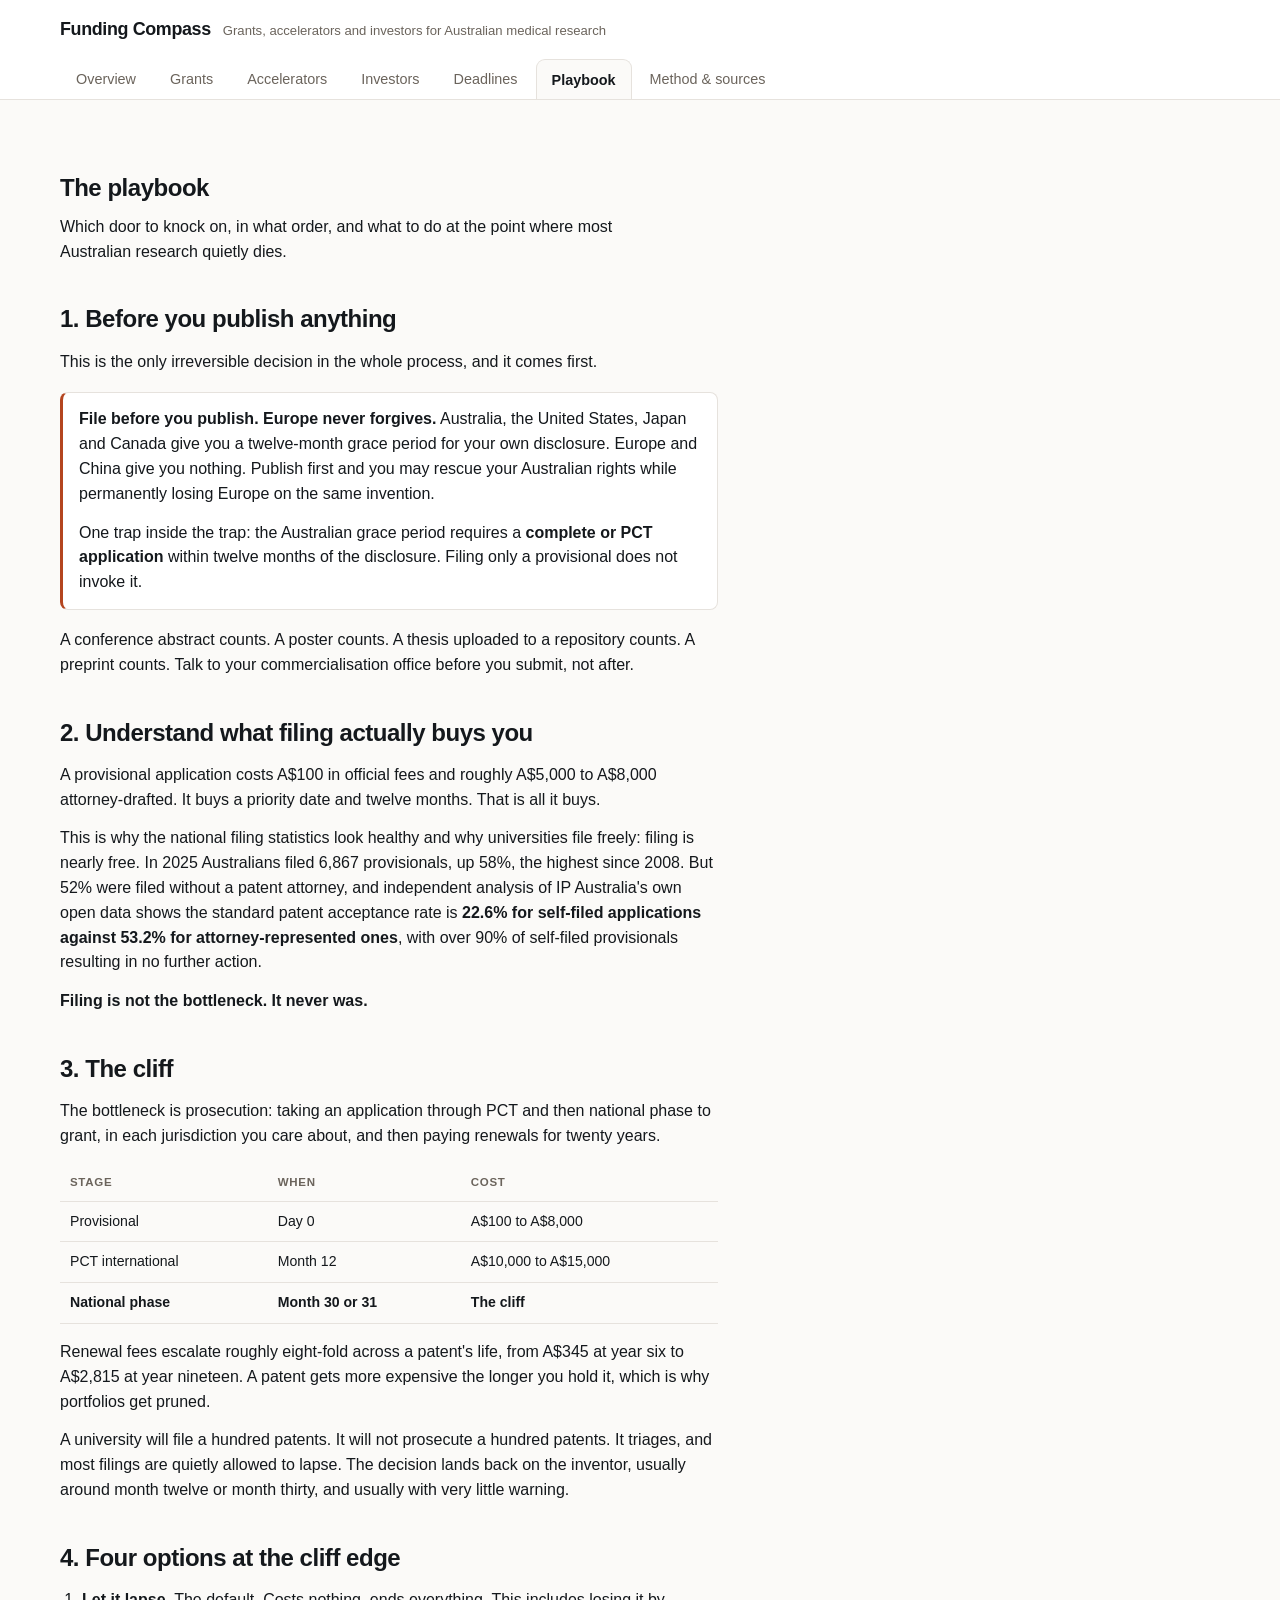
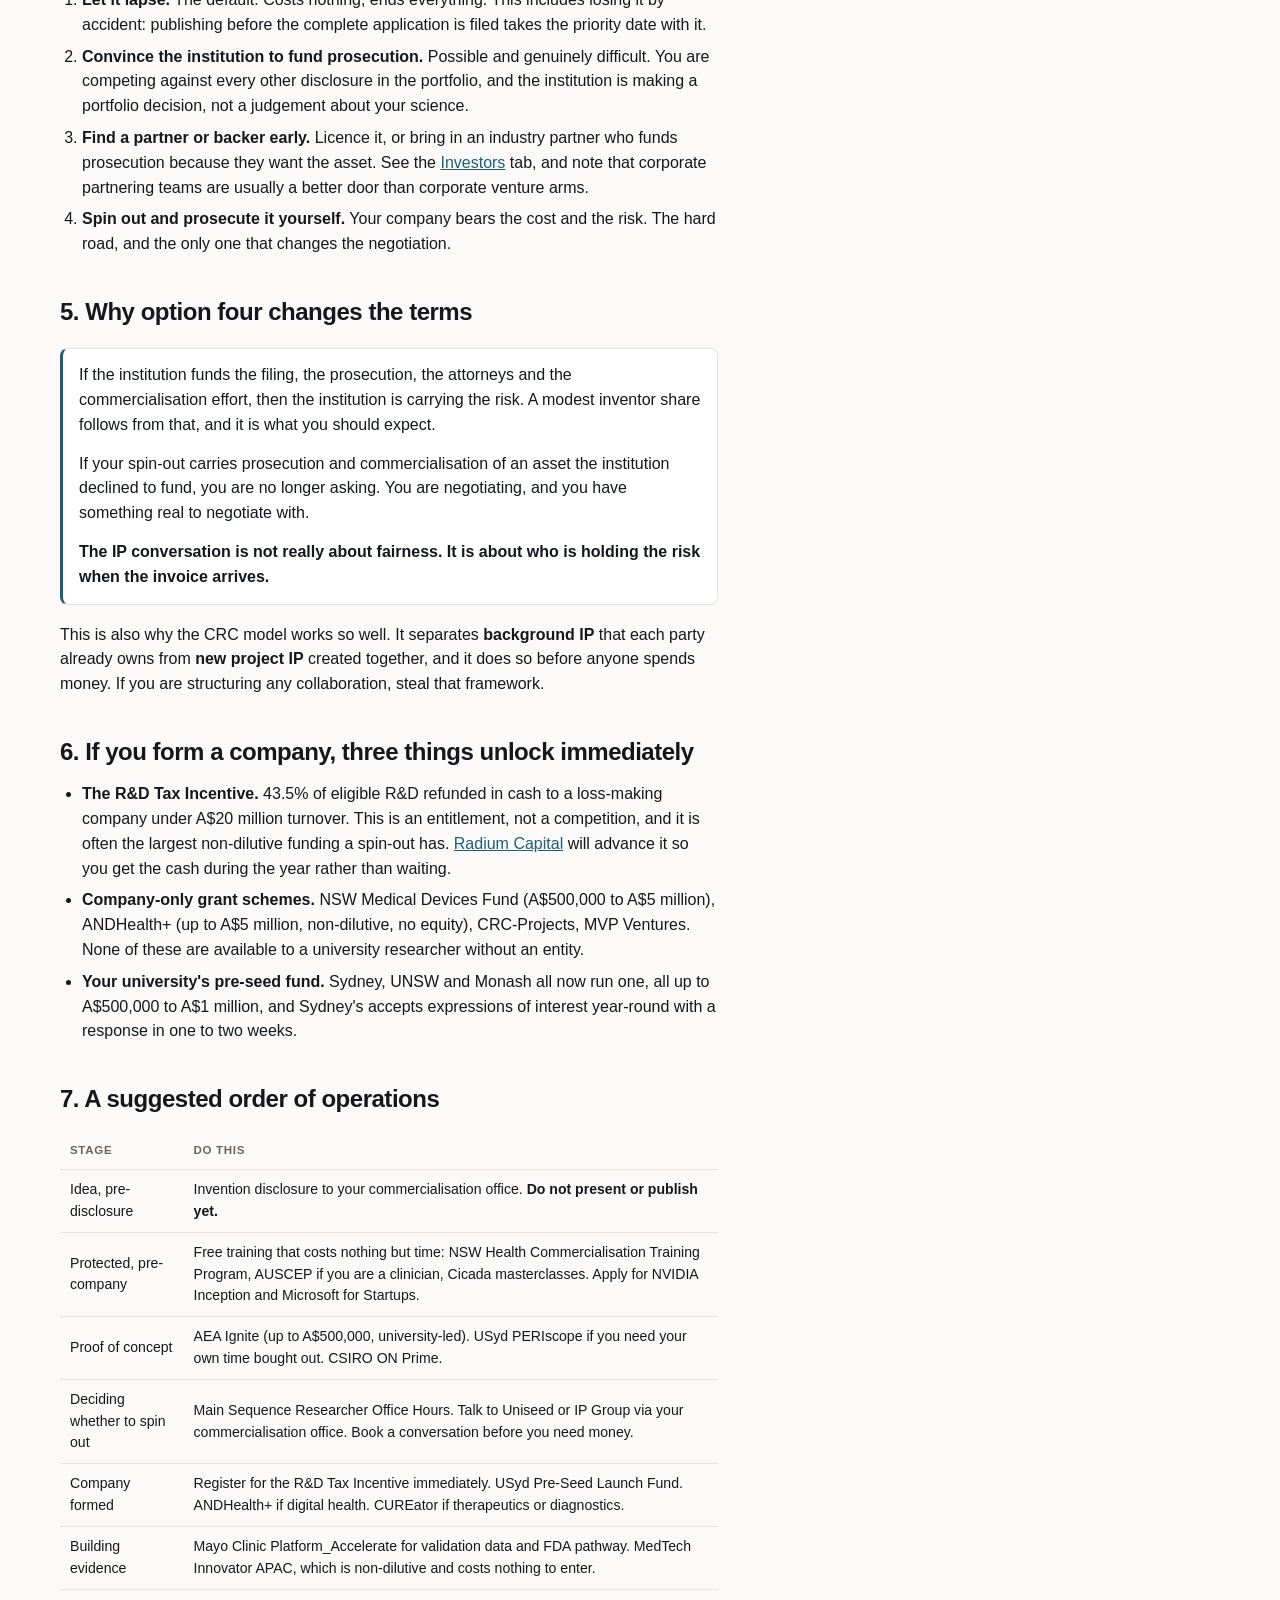
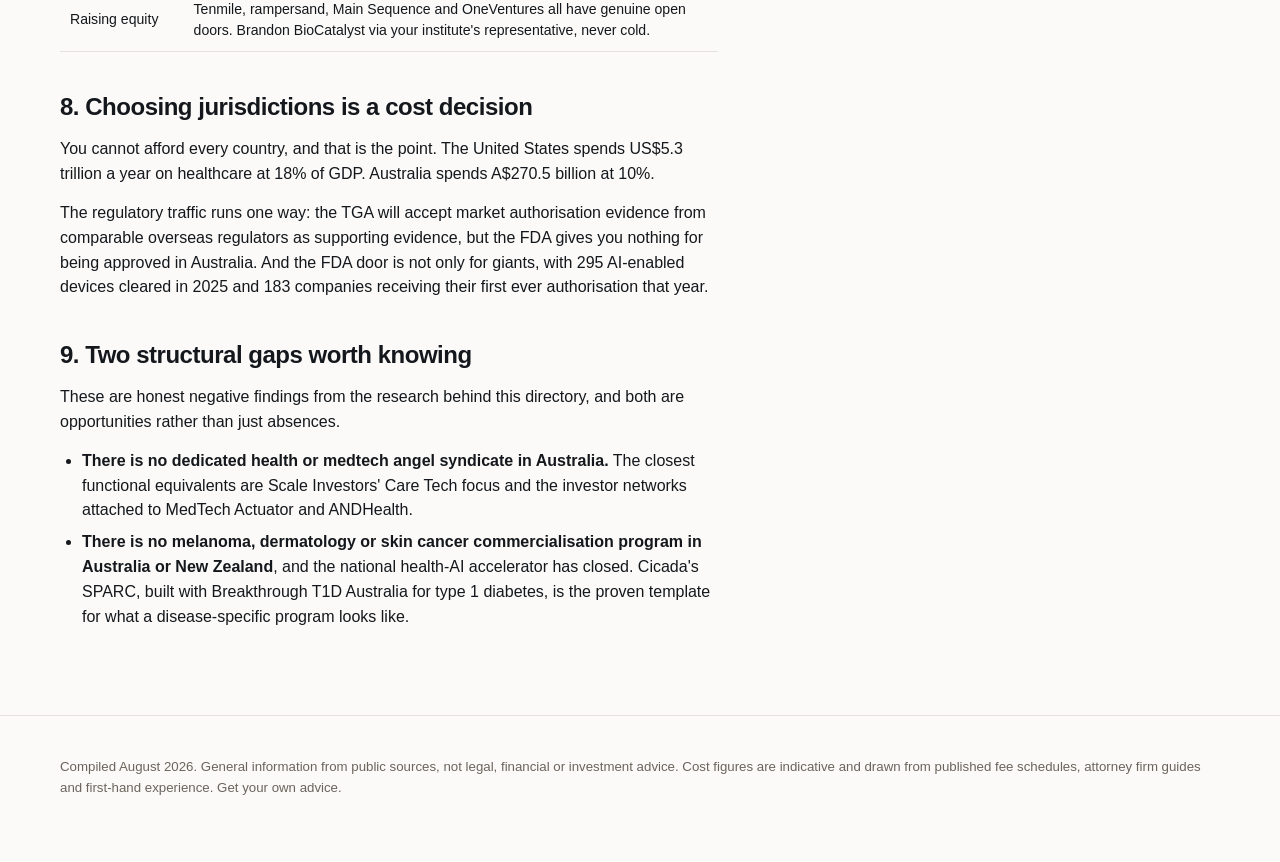
<file: playbook.html>
<!DOCTYPE html>
<html lang="en">
<head>
<meta charset="utf-8">
<meta name="viewport" content="width=device-width, initial-scale=1">
<title>Playbook | Funding Compass</title>
<meta name="description" content="What to do at each stage, and what happens when the patent prosecution bill arrives.">
<link rel="stylesheet" href="assets/style.css">
<!-- Google Analytics (GA4) -->
<script async src="https://www.googletagmanager.com/gtag/js?id=G-F5CBLBM7L3"></script>
<script>
window.dataLayer = window.dataLayer || [];
function gtag(){dataLayer.push(arguments);}
gtag('js', new Date());
gtag('config', 'G-F5CBLBM7L3');
</script>
</head>
<body>

<div class="topbar"><div class="topbar-in">
  <div class="brand">
    <h1>Funding Compass</h1>
    <span class="sub">Grants, accelerators and investors for Australian medical research</span>
  </div>
  <nav class="tabs">
    <a href="index.html">Overview</a>
    <a href="grants.html">Grants</a>
    <a href="accelerators.html">Accelerators</a>
    <a href="investors.html">Investors</a>
    <a href="deadlines.html">Deadlines</a>
    <a href="playbook.html" class="on">Playbook</a>
    <a href="methodology.html">Method &amp; sources</a>
  </nav>
</div></div>

<div class="wrap"><div class="prose">
  <section class="hero" style="padding:30px 0 0">
    <h2>The playbook</h2>
    <p>Which door to knock on, in what order, and what to do at the point where most Australian research quietly dies.</p>
  </section>

  <h2>1. Before you publish anything</h2>
  <p>This is the only irreversible decision in the whole process, and it comes first.</p>
  <div class="callout warn">
    <p><b>File before you publish. Europe never forgives.</b> Australia, the United States, Japan and Canada give you a twelve-month grace period for your own disclosure. Europe and China give you nothing. Publish first and you may rescue your Australian rights while permanently losing Europe on the same invention.</p>
    <p>One trap inside the trap: the Australian grace period requires a <b>complete or PCT application</b> within twelve months of the disclosure. Filing only a provisional does not invoke it.</p>
  </div>
  <p>A conference abstract counts. A poster counts. A thesis uploaded to a repository counts. A preprint counts. Talk to your commercialisation office before you submit, not after.</p>

  <h2>2. Understand what filing actually buys you</h2>
  <p>A provisional application costs A$100 in official fees and roughly A$5,000 to A$8,000 attorney-drafted. It buys a priority date and twelve months. That is all it buys.</p>
  <p>This is why the national filing statistics look healthy and why universities file freely: filing is nearly free. In 2025 Australians filed 6,867 provisionals, up 58%, the highest since 2008. But 52% were filed without a patent attorney, and independent analysis of IP Australia's own open data shows the standard patent acceptance rate is <b>22.6% for self-filed applications against 53.2% for attorney-represented ones</b>, with over 90% of self-filed provisionals resulting in no further action.</p>
  <p><b>Filing is not the bottleneck. It never was.</b></p>

  <h2>3. The cliff</h2>
  <p>The bottleneck is prosecution: taking an application through PCT and then national phase to grant, in each jurisdiction you care about, and then paying renewals for twenty years.</p>
  <table class="tbl">
    <tr><th>Stage</th><th>When</th><th>Cost</th></tr>
    <tr><td>Provisional</td><td>Day 0</td><td>A$100 to A$8,000</td></tr>
    <tr><td>PCT international</td><td>Month 12</td><td>A$10,000 to A$15,000</td></tr>
    <tr><td><b>National phase</b></td><td><b>Month 30 or 31</b></td><td><b>The cliff</b></td></tr>
  </table>
  <p>Renewal fees escalate roughly eight-fold across a patent's life, from A$345 at year six to A$2,815 at year nineteen. A patent gets more expensive the longer you hold it, which is why portfolios get pruned.</p>
  <p>A university will file a hundred patents. It will not prosecute a hundred patents. It triages, and most filings are quietly allowed to lapse. The decision lands back on the inventor, usually around month twelve or month thirty, and usually with very little warning.</p>

  <h2>4. Four options at the cliff edge</h2>
  <ol>
    <li><b>Let it lapse.</b> The default. Costs nothing, ends everything. This includes losing it by accident: publishing before the complete application is filed takes the priority date with it.</li>
    <li><b>Convince the institution to fund prosecution.</b> Possible and genuinely difficult. You are competing against every other disclosure in the portfolio, and the institution is making a portfolio decision, not a judgement about your science.</li>
    <li><b>Find a partner or backer early.</b> Licence it, or bring in an industry partner who funds prosecution because they want the asset. See the <a href="investors.html">Investors</a> tab, and note that corporate partnering teams are usually a better door than corporate venture arms.</li>
    <li><b>Spin out and prosecute it yourself.</b> Your company bears the cost and the risk. The hard road, and the only one that changes the negotiation.</li>
  </ol>

  <h2>5. Why option four changes the terms</h2>
  <div class="callout">
    <p>If the institution funds the filing, the prosecution, the attorneys and the commercialisation effort, then the institution is carrying the risk. A modest inventor share follows from that, and it is what you should expect.</p>
    <p>If your spin-out carries prosecution and commercialisation of an asset the institution declined to fund, you are no longer asking. You are negotiating, and you have something real to negotiate with.</p>
    <p><b>The IP conversation is not really about fairness. It is about who is holding the risk when the invoice arrives.</b></p>
  </div>
  <p>This is also why the CRC model works so well. It separates <b>background IP</b> that each party already owns from <b>new project IP</b> created together, and it does so before anyone spends money. If you are structuring any collaboration, steal that framework.</p>

  <h2>6. If you form a company, three things unlock immediately</h2>
  <ul>
    <li><b>The R&amp;D Tax Incentive.</b> 43.5% of eligible R&amp;D refunded in cash to a loss-making company under A$20 million turnover. This is an entitlement, not a competition, and it is often the largest non-dilutive funding a spin-out has. <a href="investors.html">Radium Capital</a> will advance it so you get the cash during the year rather than waiting.</li>
    <li><b>Company-only grant schemes.</b> NSW Medical Devices Fund (A$500,000 to A$5 million), ANDHealth+ (up to A$5 million, non-dilutive, no equity), CRC-Projects, MVP Ventures. None of these are available to a university researcher without an entity.</li>
    <li><b>Your university's pre-seed fund.</b> Sydney, UNSW and Monash all now run one, all up to A$500,000 to A$1 million, and Sydney's accepts expressions of interest year-round with a response in one to two weeks.</li>
  </ul>

  <h2>7. A suggested order of operations</h2>
  <table class="tbl">
    <tr><th>Stage</th><th>Do this</th></tr>
    <tr><td>Idea, pre-disclosure</td><td>Invention disclosure to your commercialisation office. <b>Do not present or publish yet.</b></td></tr>
    <tr><td>Protected, pre-company</td><td>Free training that costs nothing but time: NSW Health Commercialisation Training Program, AUSCEP if you are a clinician, Cicada masterclasses. Apply for NVIDIA Inception and Microsoft for Startups.</td></tr>
    <tr><td>Proof of concept</td><td>AEA Ignite (up to A$500,000, university-led). USyd PERIscope if you need your own time bought out. CSIRO ON Prime.</td></tr>
    <tr><td>Deciding whether to spin out</td><td>Main Sequence Researcher Office Hours. Talk to Uniseed or IP Group via your commercialisation office. Book a conversation before you need money.</td></tr>
    <tr><td>Company formed</td><td>Register for the R&amp;D Tax Incentive immediately. USyd Pre-Seed Launch Fund. ANDHealth+ if digital health. CUREator if therapeutics or diagnostics.</td></tr>
    <tr><td>Building evidence</td><td>Mayo Clinic Platform_Accelerate for validation data and FDA pathway. MedTech Innovator APAC, which is non-dilutive and costs nothing to enter.</td></tr>
    <tr><td>Raising equity</td><td>Tenmile, rampersand, Main Sequence and OneVentures all have genuine open doors. Brandon BioCatalyst via your institute's representative, never cold.</td></tr>
  </table>

  <h2>8. Choosing jurisdictions is a cost decision</h2>
  <p>You cannot afford every country, and that is the point. The United States spends US$5.3 trillion a year on healthcare at 18% of GDP. Australia spends A$270.5 billion at 10%.</p>
  <p>The regulatory traffic runs one way: the TGA will accept market authorisation evidence from comparable overseas regulators as supporting evidence, but the FDA gives you nothing for being approved in Australia. And the FDA door is not only for giants, with 295 AI-enabled devices cleared in 2025 and 183 companies receiving their first ever authorisation that year.</p>

  <h2>9. Two structural gaps worth knowing</h2>
  <p>These are honest negative findings from the research behind this directory, and both are opportunities rather than just absences.</p>
  <ul>
    <li><b>There is no dedicated health or medtech angel syndicate in Australia.</b> The closest functional equivalents are Scale Investors' Care Tech focus and the investor networks attached to MedTech Actuator and ANDHealth.</li>
    <li><b>There is no melanoma, dermatology or skin cancer commercialisation program in Australia or New Zealand</b>, and the national health-AI accelerator has closed. Cicada's SPARC, built with Breakthrough T1D Australia for type 1 diabetes, is the proven template for what a disease-specific program looks like.</li>
  </ul>
</div></div>

<footer><div class="wrap">
  <p>Compiled August 2026. General information from public sources, not legal, financial or investment advice. Cost figures are indicative and drawn from published fee schedules, attorney firm guides and first-hand experience. Get your own advice.</p>
</div></footer>
</body>
</html>
</file>
<file: assets/style.css>
:root{
  --bg:#fbfaf8; --surface:#fff; --line:#e6e2dd; --line-soft:#f0ece7;
  --ink:#14181c; --muted:#6b645c; --faint:#948b81;
  --primary:#1e5f74; --primary-soft:#e7f0f2;
  --signal:#b4451f; --signal-soft:#fbeee8;
  --affirm:#2d6a4f; --affirm-soft:#e6f1ec;
  --warn:#8a6212; --warn-soft:#fbf2dd;
  --closed:#8f3232; --closed-soft:#fbeaea;
  --radius:12px;
  --shadow:0 1px 2px rgba(20,24,28,.05), 0 4px 14px rgba(20,24,28,.045);
  --mono:ui-monospace,SFMono-Regular,Menlo,monospace;
}
@media (prefers-color-scheme:dark){
  :root{
    --bg:#131211; --surface:#1d1c1a; --line:#332f2b; --line-soft:#26241f;
    --ink:#f0ece7; --muted:#a49b91; --faint:#7d746a;
    --primary:#6fb5ae; --primary-soft:#1b2b2b;
    --signal:#f0907c; --signal-soft:#301a16;
    --affirm:#79c99b; --affirm-soft:#16261e;
    --warn:#d8b165; --warn-soft:#2a2316;
    --closed:#e08a8a; --closed-soft:#2c1b1b;
    --shadow:0 1px 2px rgba(0,0,0,.3), 0 4px 14px rgba(0,0,0,.25);
  }
}
*{box-sizing:border-box}
html{scroll-behavior:smooth}
body{
  margin:0;background:var(--bg);color:var(--ink);
  font:16px/1.55 ui-sans-serif,-apple-system,"Segoe UI",Inter,Roboto,Helvetica,Arial,sans-serif;
  -webkit-font-smoothing:antialiased;
}
a{color:var(--primary)}
.wrap{max-width:1200px;margin:0 auto;padding:0 20px}

/* header + nav */
.topbar{border-bottom:1px solid var(--line);background:var(--surface)}
.topbar-in{max-width:1200px;margin:0 auto;padding:16px 20px 0;}
.brand{display:flex;align-items:baseline;gap:12px;flex-wrap:wrap}
.brand h1{font-size:1.12rem;margin:0;letter-spacing:-.02em}
.brand .sub{color:var(--muted);font-size:.82rem}
nav.tabs{display:flex;gap:2px;flex-wrap:wrap;margin-top:14px;overflow-x:auto}
nav.tabs a{
  padding:9px 15px;border-radius:9px 9px 0 0;text-decoration:none;color:var(--muted);
  font-size:.9rem;font-weight:500;white-space:nowrap;border:1px solid transparent;border-bottom:none;
}
nav.tabs a:hover{color:var(--ink);background:var(--line-soft)}
nav.tabs a.on{background:var(--bg);color:var(--ink);font-weight:650;border-color:var(--line);
  position:relative;top:1px}

/* hero */
.hero{padding:38px 0 22px}
.hero h2{font-size:1.85rem;line-height:1.2;margin:0 0 10px;letter-spacing:-.025em;max-width:26ch}
.hero p{color:var(--muted);max-width:70ch;margin:0 0 8px}
.stats{display:flex;gap:26px;flex-wrap:wrap;margin:22px 0 0;padding:18px 0 0;border-top:1px solid var(--line)}
.stat b{display:block;font-size:1.6rem;letter-spacing:-.02em;font-variant-numeric:tabular-nums;line-height:1.1}
.stat span{color:var(--muted);font-size:.74rem;text-transform:uppercase;letter-spacing:.07em}

/* controls */
.controls{position:sticky;top:0;z-index:20;background:var(--bg);padding:14px 0 12px;border-bottom:1px solid var(--line);margin-bottom:6px}
input[type=search]{
  width:100%;padding:11px 14px;border:1px solid var(--line);border-radius:10px;
  background:var(--surface);color:var(--ink);font:inherit;font-size:.95rem;
}
input[type=search]:focus{outline:2px solid var(--primary);outline-offset:1px;border-color:transparent}
.chiprow{display:flex;gap:6px;flex-wrap:wrap;margin-top:10px;align-items:center}
.chiplbl{font-size:.7rem;text-transform:uppercase;letter-spacing:.08em;color:var(--faint);margin-right:3px;flex-shrink:0}
.chip{
  border:1px solid var(--line);background:var(--surface);color:var(--muted);
  padding:5px 11px;border-radius:999px;font-size:.79rem;cursor:pointer;font:inherit;font-size:.79rem;
  transition:.14s;white-space:nowrap;
}
.chip:hover{border-color:var(--primary);color:var(--ink)}
.chip[aria-pressed=true]{background:var(--primary);border-color:var(--primary);color:#fff}
@media (prefers-color-scheme:dark){.chip[aria-pressed=true]{color:#0f1a19}}
.chip.reset{border-style:dashed}
.resultbar{display:flex;justify-content:space-between;align-items:center;gap:12px;flex-wrap:wrap;
  margin:14px 0 0;font-size:.84rem;color:var(--muted)}
.resultbar select{padding:5px 9px;border:1px solid var(--line);border-radius:7px;background:var(--surface);color:var(--ink);font:inherit;font-size:.82rem}

/* cards */
.grid{display:grid;grid-template-columns:repeat(auto-fill,minmax(360px,1fr));gap:14px;margin:18px 0 60px}
.card{
  background:var(--surface);border:1px solid var(--line);border-radius:var(--radius);
  padding:16px 17px;box-shadow:var(--shadow);display:flex;flex-direction:column;gap:9px;
}
.card.urgent{border-color:var(--signal);border-width:1.5px}
.card-top{display:flex;justify-content:space-between;align-items:flex-start;gap:10px}
.name{font-weight:650;font-size:1.01rem;letter-spacing:-.012em;line-height:1.3}
.name a{color:inherit;text-decoration:none;border-bottom:1px solid var(--line)}
.name a:hover{border-color:var(--primary);color:var(--primary)}
.org{color:var(--muted);font-size:.79rem;margin-top:3px}
.badge{font-size:.66rem;font-weight:700;text-transform:uppercase;letter-spacing:.05em;
  padding:3px 8px;border-radius:5px;white-space:nowrap;flex-shrink:0}
.b-direct,.b-open{background:var(--affirm-soft);color:var(--affirm)}
.b-partner,.b-warm{background:var(--warn-soft);color:var(--warn)}
.b-local{background:var(--signal-soft);color:var(--signal)}
.b-closed{background:var(--closed-soft);color:var(--closed)}
.b-changing{background:var(--primary-soft);color:var(--primary)}
.amount{font-size:.92rem;font-weight:620;font-variant-numeric:tabular-nums;color:var(--ink)}
.note{font-size:.855rem;color:var(--muted);line-height:1.55}
.meta{display:flex;gap:6px;flex-wrap:wrap;margin-top:auto;padding-top:8px;font-size:.73rem;
  border-top:1px solid var(--line-soft)}
.tag{background:var(--bg);border:1px solid var(--line);padding:2px 7px;border-radius:5px;color:var(--muted)}
.tag.time{font-weight:650;color:var(--ink)}
.tag.time.soon{color:var(--signal);border-color:var(--signal)}
.tag.stage{color:var(--primary)}
.empty{text-align:center;padding:64px 20px;color:var(--muted)}

/* prose pages */
.prose{max-width:74ch;padding:8px 0 70px}
.prose h2{font-size:1.5rem;letter-spacing:-.02em;margin:36px 0 12px}
.prose h3{font-size:1.1rem;margin:28px 0 8px}
.prose p,.prose li{color:var(--ink)}
.prose p{margin:0 0 14px}
.prose ul,.prose ol{margin:0 0 16px;padding-left:22px}
.prose li{margin-bottom:7px}
.callout{background:var(--surface);border:1px solid var(--line);border-left:3px solid var(--primary);
  border-radius:8px;padding:14px 16px;margin:18px 0}
.callout.warn{border-left-color:var(--signal)}
.callout p:last-child{margin-bottom:0}
table.tbl{width:100%;border-collapse:collapse;margin:16px 0;font-size:.88rem}
table.tbl th,table.tbl td{text-align:left;padding:9px 10px;border-bottom:1px solid var(--line)}
table.tbl th{font-size:.72rem;text-transform:uppercase;letter-spacing:.06em;color:var(--muted)}

/* deadline list */
.dl{display:flex;flex-direction:column;gap:2px;margin:20px 0 60px}
.dl-row{display:grid;grid-template-columns:130px 1fr auto;gap:14px;align-items:center;
  padding:13px 14px;background:var(--surface);border:1px solid var(--line);border-radius:9px}
.dl-row.soon{border-color:var(--signal)}
.dl-date{font-weight:700;font-size:.85rem;font-variant-numeric:tabular-nums}
.dl-row.soon .dl-date{color:var(--signal)}
.dl-name{font-weight:600;font-size:.93rem}
.dl-org{color:var(--muted);font-size:.78rem}
.dl-amt{font-size:.84rem;font-weight:600;text-align:right;white-space:nowrap}
@media(max-width:640px){
  .dl-row{grid-template-columns:1fr;gap:4px}
  .dl-amt{text-align:left}
  .grid{grid-template-columns:1fr}
  .hero h2{font-size:1.5rem}
}

footer{border-top:1px solid var(--line);padding:26px 0 50px;color:var(--muted);font-size:.83rem;line-height:1.6}
footer a{color:var(--muted)}
.legend{display:flex;gap:16px;flex-wrap:wrap;margin:14px 0 0;font-size:.8rem;color:var(--muted)}
.legend b{color:var(--ink);font-weight:650}
</file>
